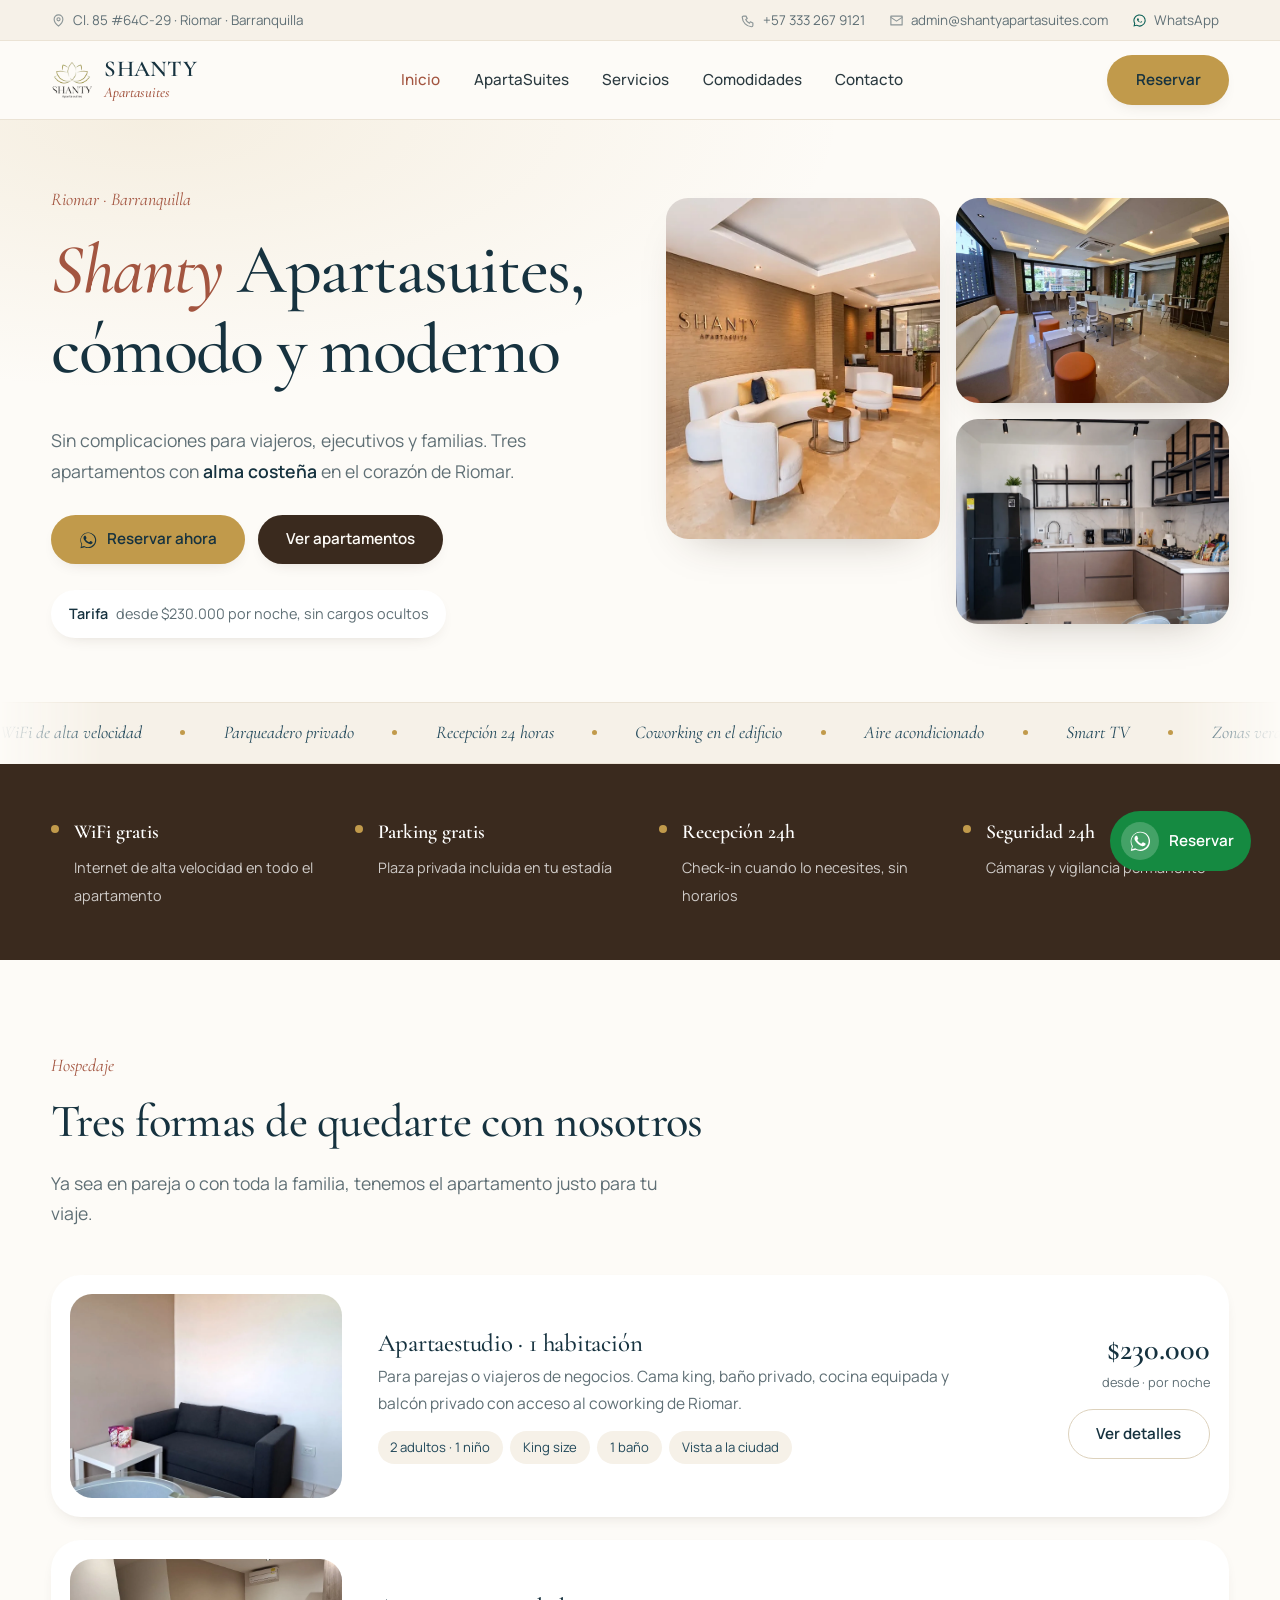
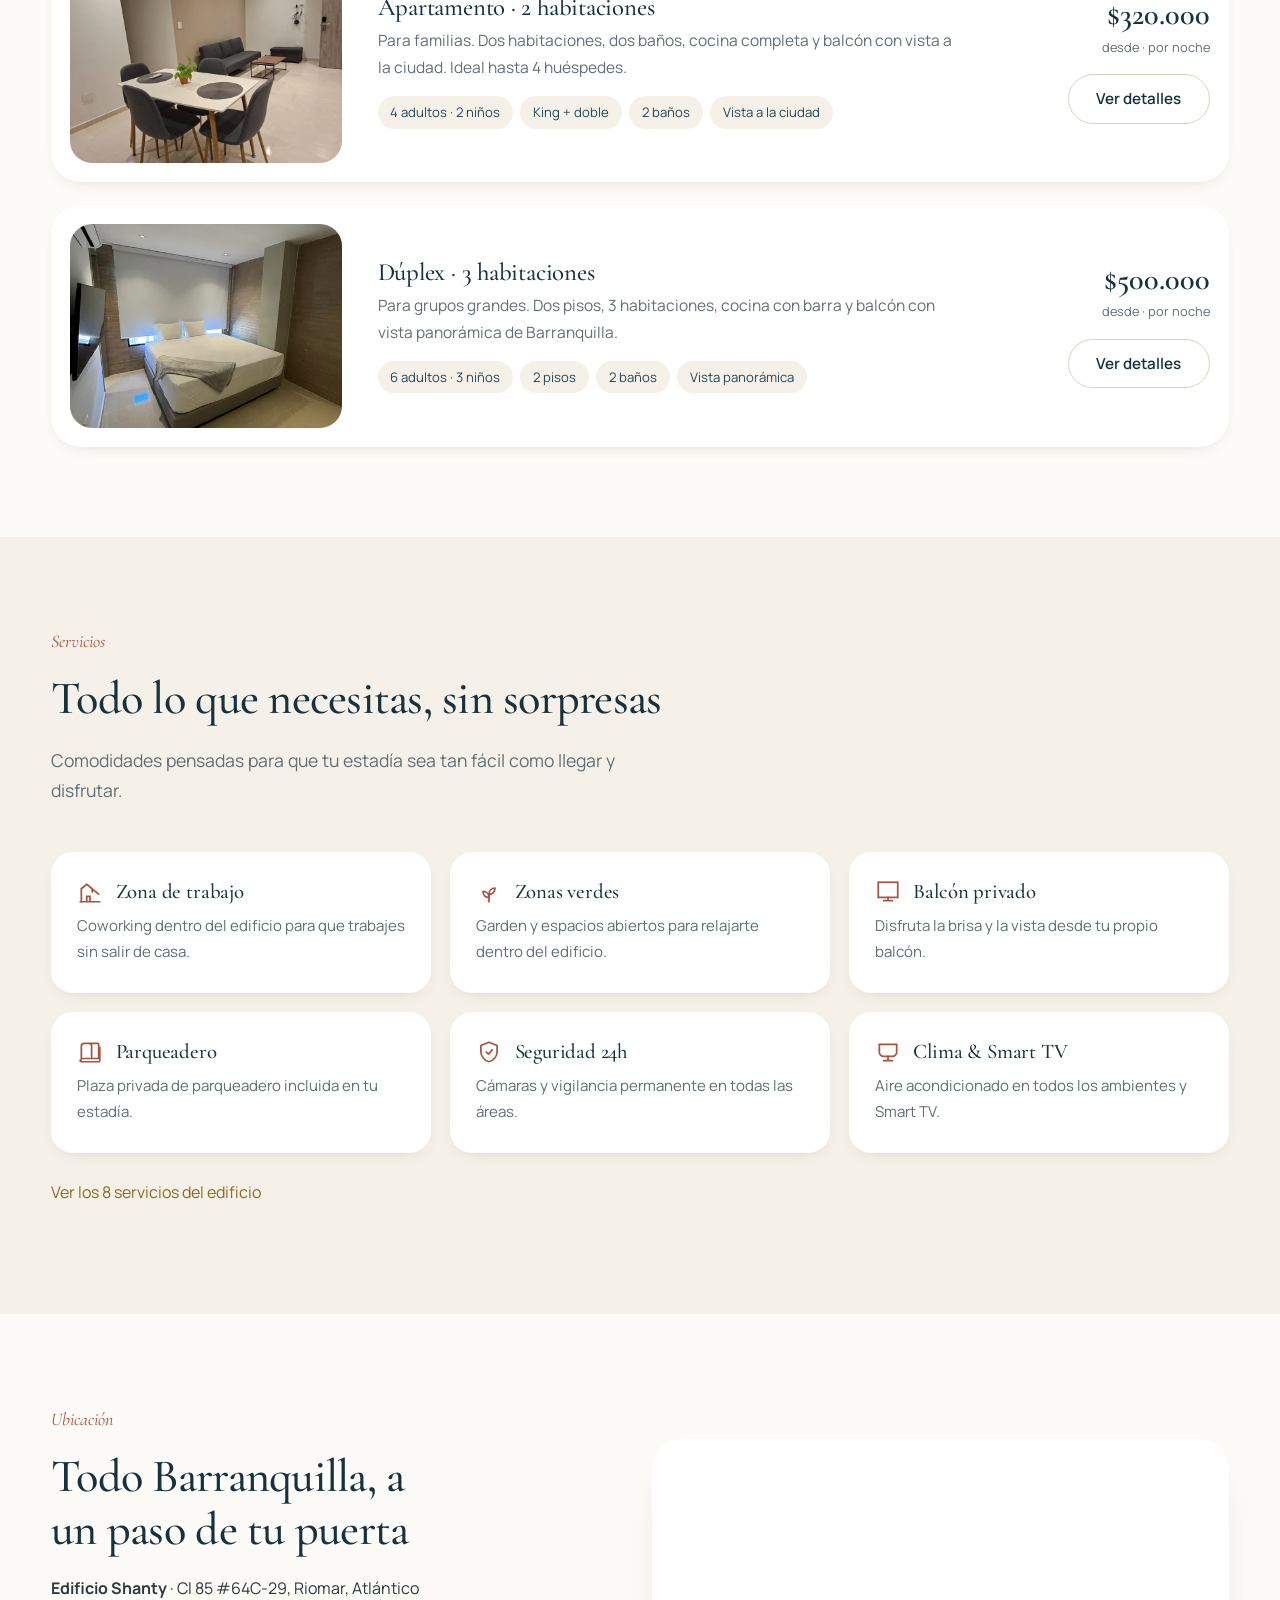
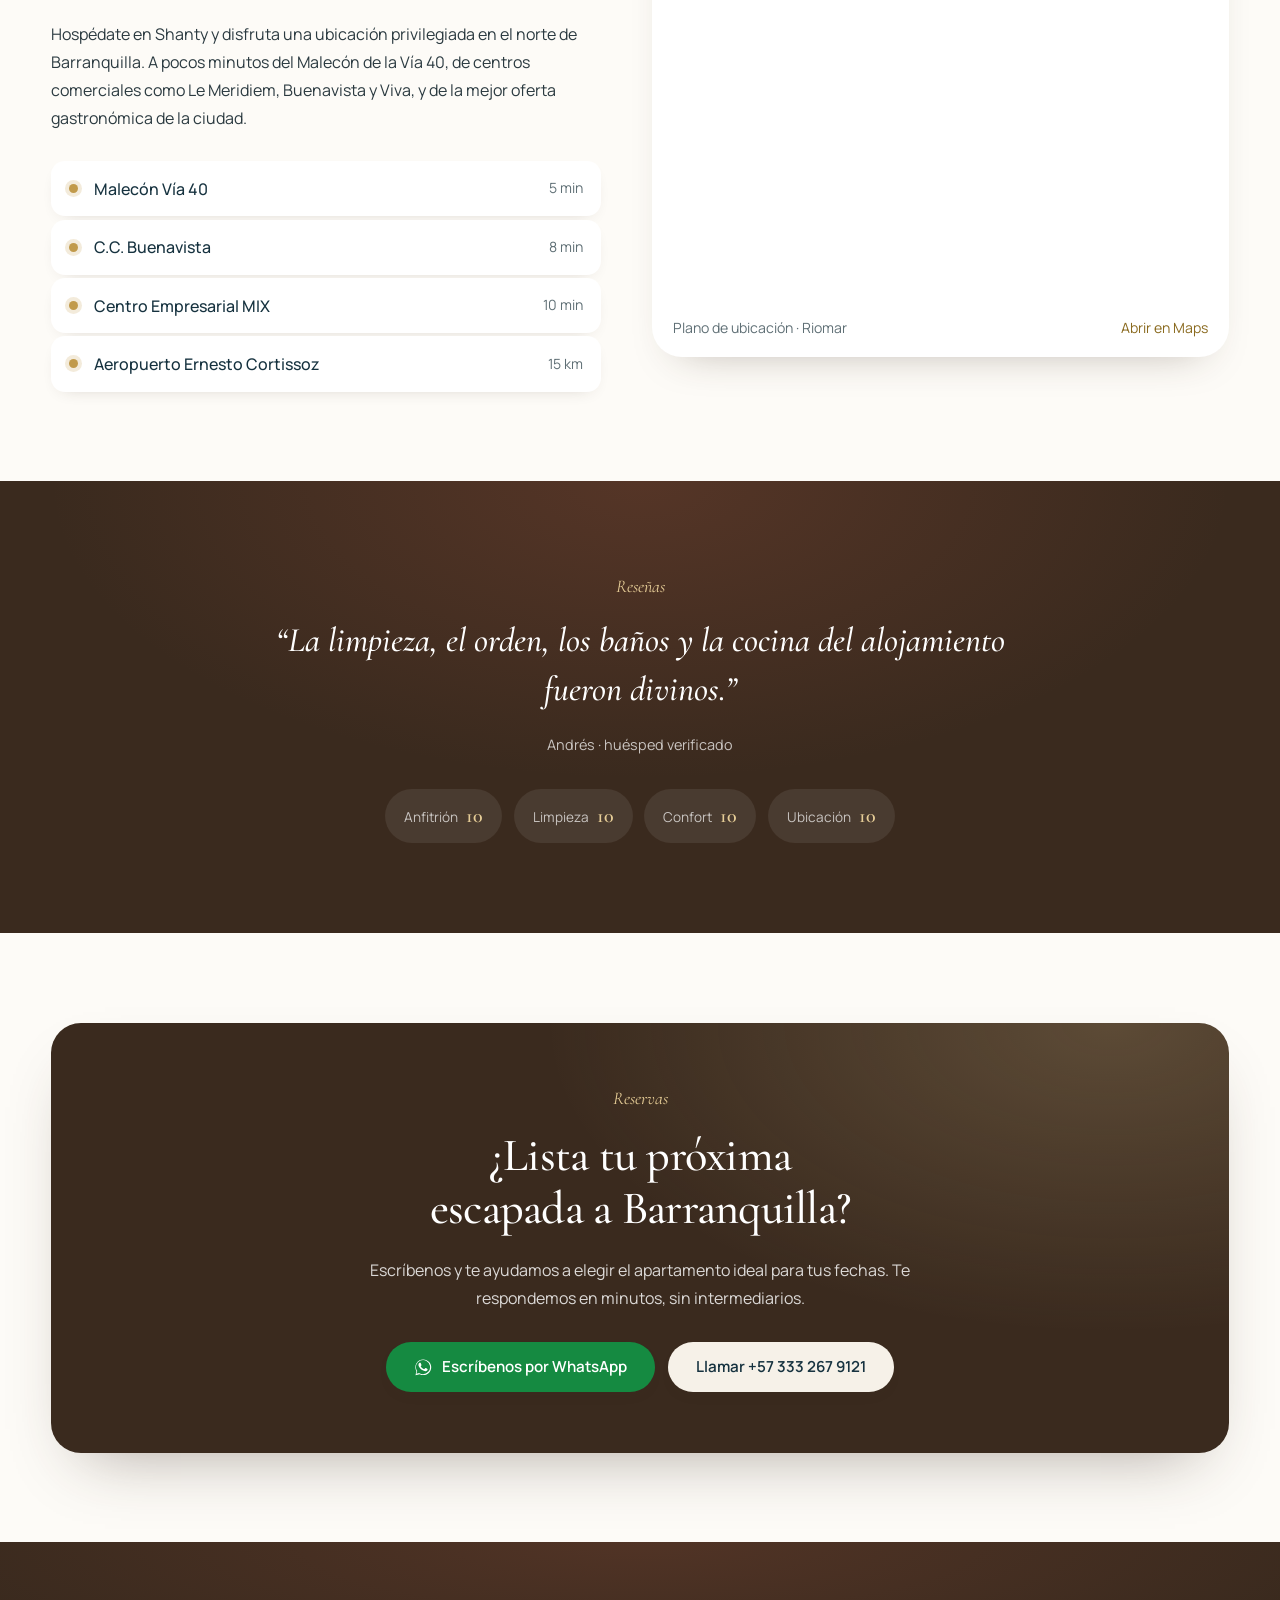
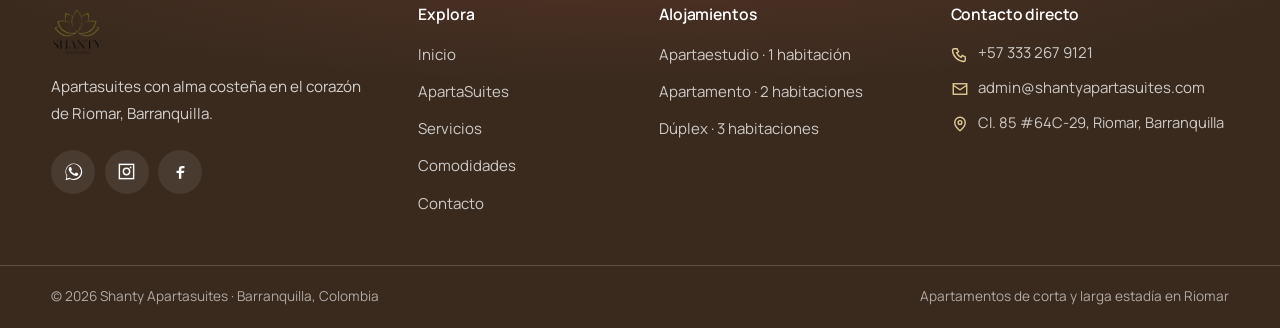
<file: index.html>
<!DOCTYPE html>
<html lang="es">
<head>
  <meta charset="UTF-8">
  <meta name="viewport" content="width=device-width, initial-scale=1.0">
  <title>Shanty Apartasuites | Apartamentos en Riomar, Barranquilla</title>
  <meta name="description" content="Apartamentos en Riomar, Barranquilla: apartaestudios y apartamentos de 2 y 3 habitaciones con WiFi, parqueadero y seguridad 24h. Reserva por WhatsApp.">
  <link rel="canonical" href="https://shantyapartasuites.com/">

  <meta property="og:type" content="website">
  <meta property="og:title" content="Shanty Apartasuites | Apartamentos en Riomar, Barranquilla">
  <meta property="og:description" content="Apartamentos en Riomar, Barranquilla: apartaestudios y apartamentos de 2 y 3 habitaciones con WiFi, parqueadero y seguridad 24h. Reserva por WhatsApp.">
  <meta property="og:url" content="https://shantyapartasuites.com/">
  <meta property="og:site_name" content="Shanty Apartasuites">

  <meta property="og:locale" content="es_CO">
  <meta property="og:image" content="https://shantyapartasuites.com/img/og-image.jpg">
  <meta property="og:image:width" content="1200">
  <meta property="og:image:height" content="630">
  <meta property="og:image:alt" content="Shanty Apartasuites - Apartamentos en Riomar, Barranquilla">
  <meta name="twitter:card" content="summary_large_image">
  <meta name="twitter:image" content="https://shantyapartasuites.com/img/og-image.jpg">
  <meta name="twitter:image:alt" content="Shanty Apartasuites - Apartamentos en Riomar, Barranquilla">
  <meta name="theme-color" content="#0a1f2b">
  <link rel="icon" href="img/logo.webp" type="image/webp">
  <link rel="apple-touch-icon" href="img/logo.webp">
  <link rel="preload" as="image" href="img/hero/hero-1.webp">
  <link rel="preload" as="image" href="img/hero/hero-2.webp">
  <link rel="preload" as="image" href="img/hero/hero-4.webp">
  <link rel="preconnect" href="https://fonts.googleapis.com">
  <link rel="preconnect" href="https://fonts.gstatic.com" crossorigin>
  <link href="https://fonts.googleapis.com/css2?family=Cormorant+Garamond:ital,wght@0,500;0,600;0,700;1,500;1,600&family=Manrope:wght@400;500;600;700&display=swap" rel="stylesheet">
  <link rel="stylesheet" href="css/styles.css">
  <noscript><style>.reveal{opacity:1;transform:none}</style></noscript>

  <script type="application/ld+json">
  {
    "@context": "https://schema.org",
    "@type": "LodgingBusiness",
    "@id": "https://shantyapartasuites.com/#lodging",
    "name": "Shanty Apartasuites",
    "slogan": "Cómodo, práctico y moderno",
    "description": "Apartamentos modernos con alma costeña en el corazón de Riomar, Barranquilla. Apartaestudios, apartamentos de 2 habitaciones y dúplex de 3 habitaciones con WiFi, parqueadero y seguridad 24h.",
    "url": "https://shantyapartasuites.com/",
    "logo": "https://shantyapartasuites.com/img/logo.webp",
    "image": "https://shantyapartasuites.com/img/og-image.jpg",
    "telephone": "+573332679121",
    "email": "admin@shantyapartasuites.com",
    "currenciesAccepted": "COP",
    "priceRange": "COP 230.000 - COP 500.000",
    "address": {
      "@type": "PostalAddress",
      "streetAddress": "Cl. 85 #64c-29, Riomar",
      "addressLocality": "Barranquilla",
      "addressRegion": "Atlántico",
      "addressCountry": "CO"
    },
    "geo": {
      "@type": "GeoCoordinates",
      "latitude": 11.0179,
      "longitude": -74.8408
    },
    "hasMap": "https://www.google.com/maps/search/?api=1&query=11.0179,-74.8408",
    "numberOfRooms": 3,
    "checkinTime": "15:00",
    "checkoutTime": "13:00",
    "openingHoursSpecification": {
      "@type": "OpeningHoursSpecification",
      "dayOfWeek": ["Monday","Tuesday","Wednesday","Thursday","Friday","Saturday","Sunday"],
      "opens": "00:00",
      "closes": "23:59"
    },
    "amenityFeature": [
      { "@type": "LocationFeatureSpecification", "name": "WiFi gratis", "value": true },
      { "@type": "LocationFeatureSpecification", "name": "Parqueadero gratis", "value": true },
      { "@type": "LocationFeatureSpecification", "name": "Recepción 24h", "value": true },
      { "@type": "LocationFeatureSpecification", "name": "Seguridad 24h", "value": true },
      { "@type": "LocationFeatureSpecification", "name": "Aire acondicionado", "value": true },
      { "@type": "LocationFeatureSpecification", "name": "Coworking", "value": true }
    ],
    "potentialAction": {
      "@type": "ReserveAction",
      "target": {
        "@type": "EntryPoint",
        "urlTemplate": "https://wa.me/573332679121",
        "inLanguage": "es-CO"
      },
      "result": { "@type": "ContactPoint", "telephone": "+573332679121" }
    },
    "sameAs": [
      "https://www.instagram.com/shanty_apartasuites/",
      "https://www.facebook.com/watch/?v=1342128797878140"
    ]
  }
  </script>
</head>
<body>
  <a class="skip-link" href="#main">Ir al contenido</a>

  <div class="topbar">
    <div class="container topbar-inner">
      <p class="topbar-note">
        <svg aria-hidden="true" viewBox="0 0 24 24" fill="none" stroke="currentColor" stroke-width="1.8" stroke-linecap="round" stroke-linejoin="round"><path d="M12 21s-7-5.5-7-11a7 7 0 0 1 14 0c0 5.5-7 11-7 11z"/><circle cx="12" cy="10" r="2.5"/></svg>
        <span>Cl. 85 #64C-29 &middot; Riomar &middot; Barranquilla</span>
      </p>
      <ul class="topbar-links">
        <li>
          <a href="tel:+573332679121">
            <svg aria-hidden="true" viewBox="0 0 24 24" fill="none" stroke="currentColor" stroke-width="1.8" stroke-linecap="round" stroke-linejoin="round"><path d="M4 5h4l2 4-2.5 1.5a12 12 0 0 0 6 6L15 14l4 2v4a2 2 0 0 1-2 2A16 16 0 0 1 2 7a2 2 0 0 1 2-2z"/></svg>
            <span>+57 333 267 9121</span>
          </a>
        </li>
        <li class="is-mail">
          <a href="mailto:admin@shantyapartasuites.com">
            <svg aria-hidden="true" viewBox="0 0 24 24" fill="none" stroke="currentColor" stroke-width="1.8" stroke-linecap="round" stroke-linejoin="round"><rect x="3" y="5" width="18" height="14"/><path d="m3 7 9 6 9-6"/></svg>
            <span>admin@shantyapartasuites.com</span>
          </a>
        </li>
        <li class="is-wa">
          <a href="https://wa.me/573332679121" rel="noopener" target="_blank">
            <svg aria-hidden="true" viewBox="0 0 32 32" fill="currentColor"><path d="M16 3C8.8 3 3 8.8 3 16c0 2.3.6 4.4 1.6 6.3L3 29l6.9-1.6A13 13 0 1 0 16 3m0 23.8c-2 0-3.9-.5-5.5-1.5l-.4-.2-4.1 1 1.1-4-.2-.4A10.8 10.8 0 1 1 16 26.8m5.9-8.1c-.3-.2-1.9-.9-2.2-1-.3-.1-.5-.2-.7.2s-.8 1-.9 1.2c-.2.2-.3.2-.6.1-1.6-.8-2.6-1.4-3.6-3.1-.3-.5.3-.5.8-1.4.1-.2.1-.4 0-.6l-1-2.3c-.2-.6-.5-.5-.7-.5h-.6c-.2 0-.6.1-.9.4-1.2 1.3-1.1 3.1.1 4.7 1.2 1.6 2.9 2.7 4.5 3.4.6.2 1.1.3 1.5.4.7.2 1.2.2 1.7.1.5-.1 1.6-.7 1.8-1.3.2-.7.2-1.2.1-1.3-.1-.1-.3-.2-.6-.3"/></svg>
            <span>WhatsApp</span>
          </a>
        </li>
      </ul>
    </div>
  </div>

  <header class="site-header">
    <div class="container header-inner">
      <a class="brand" href="index.html" aria-label="Shanty Apartasuites — inicio">
        <img src="img/logo.webp" alt="" width="40" height="40">
        <span class="brand-text">SHANTY<small>Apartasuites</small></span>
      </a>
      <nav class="site-nav" id="menu-principal" aria-label="Principal">
        <ul>
          <li><a href="index.html" class="active" aria-current="page">Inicio</a></li>
          <li class="has-sub">
            <a href="apartasuites.html">ApartaSuites</a>
            <ul class="submenu">
              <li><a href="apartamento-1-habitacion.html">Apartaestudio · 1 habitación</a></li>
              <li><a href="apartamento-2-habitaciones.html">Apartamento · 2 habitaciones</a></li>
              <li><a href="duplex-3-habitaciones.html">Dúplex · 3 habitaciones</a></li>
            </ul>
          </li>
          <li><a href="servicios.html">Servicios</a></li>
          <li><a href="comodidades.html">Comodidades</a></li>
          <li><a href="contacto.html">Contacto</a></li>
        </ul>
      </nav>
      <a class="btn btn-gold nav-cta" href="https://wa.me/573332679121?text=Hola%2C%20quiero%20reservar%20en%20Shanty%20Apartasuites">Reservar</a>
      <button class="nav-toggle" aria-expanded="false" aria-controls="menu-principal" aria-label="Abrir menú">
        <svg width="24" height="24" viewBox="0 0 24 24" fill="none" stroke="currentColor" stroke-width="2" stroke-linecap="round"><path d="M4 7h16M4 12h16M4 17h16"/></svg>
      </button>
    </div>
  </header>

  <main id="main">
    <!-- PORTADA -->
    <section class="hero" id="hero">
      <div class="container hero-grid">

        <div class="hero-copy">
          <span class="eyebrow">Riomar · Barranquilla</span>
          <h1><em>Shanty</em> Apartasuites, cómodo y moderno</h1>
          <p class="tagline">Sin complicaciones para viajeros, ejecutivos y familias. Tres apartamentos con <strong>alma costeña</strong> en el corazón de Riomar.</p>
          <div class="hero-actions">
            <a class="btn btn-gold" href="https://wa.me/573332679121?text=Hola%2C%20quiero%20reservar%20en%20Shanty%20Apartasuites">
              <svg viewBox="0 0 24 24" fill="currentColor" aria-hidden="true"><path d="M17.47 14.38c-.3-.15-1.76-.87-2.03-.97-.27-.1-.47-.15-.67.15-.2.3-.77.97-.94 1.17-.17.2-.35.22-.65.07-.3-.15-1.26-.46-2.4-1.48-.89-.79-1.49-1.77-1.66-2.07-.17-.3-.02-.46.13-.61.13-.13.3-.35.45-.52.15-.17.2-.3.3-.5.1-.2.05-.37-.02-.52-.08-.15-.67-1.62-.92-2.22-.24-.58-.49-.5-.67-.51h-.57c-.2 0-.52.07-.8.37-.27.3-1.04 1.02-1.04 2.49s1.07 2.89 1.22 3.09c.15.2 2.1 3.21 5.1 4.5.71.3 1.27.49 1.7.63.72.23 1.37.2 1.88.12.58-.09 1.76-.72 2.01-1.41.25-.7.25-1.29.17-1.41-.07-.13-.27-.2-.57-.35zM12.04 21.5h-.01a9.42 9.42 0 0 1-4.8-1.31l-.34-.2-3.57.93.95-3.48-.23-.36a9.41 9.41 0 1 1 8 4.42zM12.04 2a10.41 10.41 0 0 0-8.9 15.6L2 23l5.56-1.46A10.41 10.41 0 1 0 12.04 2z"/></svg>
              Reservar ahora
            </a>
            <a class="btn btn-deep" href="apartasuites.html">Ver apartamentos</a>
          </div>
          <p class="hero-note"><b>Tarifa</b> desde $230.000 por noche, sin cargos ocultos</p>
        </div>

        <div class="hero-collage">
          <figure class="fig-a">
            <img src="img/hero/hero-1.webp" alt="Sala de uno de los apartamentos Shanty Apartasuites" width="800" height="1120" fetchpriority="high">
          </figure>
          <figure class="fig-b">
            <img src="img/hero/hero-2.webp" alt="Balcón con vista a la ciudad desde Riomar" width="600" height="450" loading="lazy">
          </figure>
          <figure class="fig-c">
            <img src="img/hero/hero-4.webp" alt="Habitación King size de Shanty Apartasuites" width="600" height="450" loading="lazy">
          </figure>
        </div>

      </div>

      <div class="marquee" aria-hidden="true">
        <div class="marquee-track">
          <span class="marquee-item">WiFi de alta velocidad</span>
          <span class="marquee-item">Parqueadero privado</span>
          <span class="marquee-item">Recepción 24 horas</span>
          <span class="marquee-item">Coworking en el edificio</span>
          <span class="marquee-item">Aire acondicionado</span>
          <span class="marquee-item">Smart TV</span>
          <span class="marquee-item">Zonas verdes</span>
          <span class="marquee-item">Check-in sin restricciones</span>
          <span class="marquee-item">WiFi de alta velocidad</span>
          <span class="marquee-item">Parqueadero privado</span>
          <span class="marquee-item">Recepción 24 horas</span>
          <span class="marquee-item">Coworking en el edificio</span>
          <span class="marquee-item">Aire acondicionado</span>
          <span class="marquee-item">Smart TV</span>
          <span class="marquee-item">Zonas verdes</span>
          <span class="marquee-item">Check-in sin restricciones</span>
        </div>
      </div>
    </section>

    <!-- DATOS -->
    <section class="facts-band" aria-label="Beneficios incluidos">
      <div class="container">
        <div class="facts">
          <div class="fact">
            <div><b>WiFi gratis</b><span>Internet de alta velocidad en todo el apartamento</span></div>
          </div>
          <div class="fact">
            <div><b>Parking gratis</b><span>Plaza privada incluida en tu estadía</span></div>
          </div>
          <div class="fact">
            <div><b>Recepción 24h</b><span>Check-in cuando lo necesites, sin horarios</span></div>
          </div>
          <div class="fact">
            <div><b>Seguridad 24h</b><span>Cámaras y vigilancia permanente</span></div>
          </div>
        </div>
      </div>
    </section>

    <!-- ALOJAMIENTOS -->
    <section class="section" id="hospedaje">
      <div class="container">
        <div class="section-head reveal">
          <span class="eyebrow">Hospedaje</span>
          <h2>Tres formas de quedarte con nosotros</h2>
          <p class="lead">Ya sea en pareja o con toda la familia, tenemos el apartamento justo para tu viaje.</p>
        </div>

        <div class="suite-list">

          <article class="suite-row reveal">
            <figure class="suite-fig">
              <img src="img/apart-1/sala-sofa.webp" alt="Sala del Apartaestudio de Shanty Apartasuites" width="800" height="600" loading="lazy">
            </figure>
            <div class="suite-main">
              <h3>Apartaestudio · 1 habitación</h3>
              <p class="desc">Para parejas o viajeros de negocios. Cama king, baño privado, cocina equipada y balcón privado con acceso al coworking de Riomar.</p>
              <ul class="tag-list">
                <li>2 adultos · 1 niño</li>
                <li>King size</li>
                <li>1 baño</li>
                <li>Vista a la ciudad</li>
              </ul>
            </div>
            <div class="suite-buy">
              <div class="price"><b>$230.000</b><span>desde · por noche</span></div>
              <a class="btn btn-outline" href="apartamento-1-habitacion.html">Ver detalles</a>
            </div>
          </article>

          <article class="suite-row reveal">
            <figure class="suite-fig">
              <img src="img/apart-2/portada.webp" alt="Sala del Apartamento de 2 habitaciones en Shanty Apartasuites" width="800" height="600" loading="lazy">
            </figure>
            <div class="suite-main">
              <h3>Apartamento · 2 habitaciones</h3>
              <p class="desc">Para familias. Dos habitaciones, dos baños, cocina completa y balcón con vista a la ciudad. Ideal hasta 4 huéspedes.</p>
              <ul class="tag-list">
                <li>4 adultos · 2 niños</li>
                <li>King + doble</li>
                <li>2 baños</li>
                <li>Vista a la ciudad</li>
              </ul>
            </div>
            <div class="suite-buy">
              <div class="price"><b>$320.000</b><span>desde · por noche</span></div>
              <a class="btn btn-outline" href="apartamento-2-habitaciones.html">Ver detalles</a>
            </div>
          </article>

          <article class="suite-row reveal">
            <figure class="suite-fig">
              <img src="img/duplex/image1-2.webp" alt="Dúplex de 3 habitaciones con vista panorámica en Shanty Apartasuites" width="800" height="600" loading="lazy">
            </figure>
            <div class="suite-main">
              <h3>Dúplex · 3 habitaciones</h3>
              <p class="desc">Para grupos grandes. Dos pisos, 3 habitaciones, cocina con barra y balcón con vista panorámica de Barranquilla.</p>
              <ul class="tag-list">
                <li>6 adultos · 3 niños</li>
                <li>2 pisos</li>
                <li>2 baños</li>
                <li>Vista panorámica</li>
              </ul>
            </div>
            <div class="suite-buy">
              <div class="price"><b>$500.000</b><span>desde · por noche</span></div>
              <a class="btn btn-outline" href="duplex-3-habitaciones.html">Ver detalles</a>
            </div>
          </article>

        </div>
      </div>
    </section>

    <!-- SERVICIOS -->
    <section class="section page-tint" id="servicios">
      <div class="container">
        <div class="section-head reveal">
          <span class="eyebrow">Servicios</span>
          <h2>Todo lo que necesitas, sin sorpresas</h2>
          <p class="lead">Comodidades pensadas para que tu estadía sea tan fácil como llegar y disfrutar.</p>
        </div>

        <ol class="spec-list">
          <li class="spec reveal">
            <div class="spec-head">
              <svg viewBox="0 0 24 24" fill="none" stroke="currentColor" stroke-width="1.6" stroke-linecap="round" aria-hidden="true"><path d="M4 21V9l5-4 5 4M14 12V9l6 5"/><path d="M3 21h18M9 21v-5h3v5"/></svg>
              <h3>Zona de trabajo</h3>
            </div>
            <p>Coworking dentro del edificio para que trabajes sin salir de casa.</p>
          </li>
          <li class="spec reveal">
            <div class="spec-head">
              <svg viewBox="0 0 24 24" fill="none" stroke="currentColor" stroke-width="1.6" stroke-linecap="round" stroke-linejoin="round" aria-hidden="true"><path d="M12 21v-7"/><path d="M12 14c0-3.3 2.2-5.5 5.5-5.5 0 3.3-2.2 5.5-5.5 5.5z"/><path d="M12 17c0-3.3-2.2-5.5-5.5-5.5 0 3.3 2.2 5.5 5.5 5.5z"/></svg>
              <h3>Zonas verdes</h3>
            </div>
            <p>Garden y espacios abiertos para relajarte dentro del edificio.</p>
          </li>
          <li class="spec reveal">
            <div class="spec-head">
              <svg viewBox="0 0 24 24" fill="none" stroke="currentColor" stroke-width="1.6" stroke-linecap="round" aria-hidden="true"><rect x="3" y="3" width="18" height="14"/><path d="M8 20h8M12 17v3"/></svg>
              <h3>Balcón privado</h3>
            </div>
            <p>Disfruta la brisa y la vista desde tu propio balcón.</p>
          </li>
          <li class="spec reveal">
            <div class="spec-head">
              <svg viewBox="0 0 24 24" fill="none" stroke="currentColor" stroke-width="1.6" stroke-linecap="round" stroke-linejoin="round" aria-hidden="true"><path d="M4 17V6.5A2.5 2.5 0 0 1 6.5 4H11a2.5 2.5 0 0 1 2.5 2.5V17M6.5 4H19a1 1 0 0 1 1 1v12a1 1 0 0 1-1 1H5.5A2.5 2.5 0 0 0 3 20.5V20a1 1 0 0 1 1 1h16a1 1 0 0 0 1-1V8"/></svg>
              <h3>Parqueadero</h3>
            </div>
            <p>Plaza privada de parqueadero incluida en tu estadía.</p>
          </li>
          <li class="spec reveal">
            <div class="spec-head">
              <svg viewBox="0 0 24 24" fill="none" stroke="currentColor" stroke-width="1.6" stroke-linecap="round" stroke-linejoin="round" aria-hidden="true"><path d="M12 3 4.5 6v5.5c0 4.6 3.2 8.4 7.5 9.5 4.3-1.1 7.5-4.9 7.5-9.5V6L12 3z"/><path d="m9.5 12 2 2 3.5-4"/></svg>
              <h3>Seguridad 24h</h3>
            </div>
            <p>Cámaras y vigilancia permanente en todas las áreas.</p>
          </li>
          <li class="spec reveal">
            <div class="spec-head">
              <svg viewBox="0 0 24 24" fill="none" stroke="currentColor" stroke-width="1.6" stroke-linecap="round" aria-hidden="true"><path d="M4 5h16v7a4 4 0 0 1-4 4H8a4 4 0 0 1-4-4V5z"/><path d="M8 20h8M12 16v4"/></svg>
              <h3>Clima &amp; Smart TV</h3>
            </div>
            <p>Aire acondicionado en todos los ambientes y Smart TV.</p>
          </li>
        </ol>

        <p class="reveal" style="margin-top:1.6rem"><a href="servicios.html">Ver los 8 servicios del edificio</a></p>
      </div>
    </section>

    <!-- UBICACIÓN -->
    <section class="section" id="ubicacion">
      <div class="container">
        <div class="loc-grid">
          <div class="reveal">
            <span class="eyebrow">Ubicación</span>
            <h2>Todo Barranquilla, a un paso de tu puerta</h2>
            <p class="lead"><strong>Edificio Shanty</strong> · Cl 85 #64C-29, Riomar, Atlántico</p>
            <p>Hospédate en Shanty y disfruta una ubicación privilegiada en el norte de Barranquilla. A pocos minutos del Malecón de la Vía 40, de centros comerciales como Le Meridiem, Buenavista y Viva, y de la mejor oferta gastronómica de la ciudad.</p>

            <ol class="route">
              <li class="route-stop">
                <span class="route-dot" aria-hidden="true"></span>
                <span class="route-name">Malecón Vía 40</span>
                <span class="route-val">5 min</span>
              </li>
              <li class="route-stop">
                <span class="route-dot" aria-hidden="true"></span>
                <span class="route-name">C.C. Buenavista</span>
                <span class="route-val">8 min</span>
              </li>
              <li class="route-stop">
                <span class="route-dot" aria-hidden="true"></span>
                <span class="route-name">Centro Empresarial MIX</span>
                <span class="route-val">10 min</span>
              </li>
              <li class="route-stop">
                <span class="route-dot" aria-hidden="true"></span>
                <span class="route-name">Aeropuerto Ernesto Cortissoz</span>
                <span class="route-val">15 km</span>
              </li>
            </ol>
          </div>

          <figure class="map-frame reveal">
            <iframe title="Mapa de Shanty Apartasuites" src="https://www.google.com/maps?q=Cl.+85+%2364c-29,+Riomar,+Barranquilla,+Atl%C3%A1ntico&output=embed" loading="lazy" referrerpolicy="no-referrer-when-downgrade"></iframe>
            <figcaption class="map-cap">
              <span>Plano de ubicación · Riomar</span>
              <a href="https://www.google.com/maps/search/?api=1&amp;query=11.0179,-74.8408" rel="noopener" target="_blank">Abrir en Maps</a>
            </figcaption>
          </figure>
        </div>
      </div>
    </section>

    <!-- TESTIMONIO -->
    <section class="section testimonial on-dark" id="resenas">
      <div class="container">
        <span class="eyebrow">Reseñas</span>
        <figure class="quote reveal">
          <blockquote>“La limpieza, el orden, los baños y la cocina del alojamiento fueron divinos.”</blockquote>
          <figcaption class="quote-by">Andrés · huésped verificado</figcaption>
        </figure>
        <dl class="ratings reveal">
          <div><dt>Anfitrión</dt><dd>10</dd></div>
          <div><dt>Limpieza</dt><dd>10</dd></div>
          <div><dt>Confort</dt><dd>10</dd></div>
          <div><dt>Ubicación</dt><dd>10</dd></div>
        </dl>
      </div>
    </section>

    <!-- CTA -->
    <section class="section cta-band" id="reservar">
      <div class="container">
        <span class="eyebrow">Reservas</span>
        <h2>¿Lista tu próxima escapada a Barranquilla?</h2>
        <p>Escríbenos y te ayudamos a elegir el apartamento ideal para tus fechas. Te respondemos en minutos, sin intermediarios.</p>
        <div class="cta-actions">
          <a class="btn whatsapp-btn" href="https://wa.me/573332679121?text=Hola%2C%20quiero%20reservar%20en%20Shanty%20Apartasuites">
            <svg viewBox="0 0 24 24" fill="currentColor" aria-hidden="true"><path d="M17.47 14.38c-.3-.15-1.76-.87-2.03-.97-.27-.1-.47-.15-.67.15-.2.3-.77.97-.94 1.17-.17.2-.35.22-.65.07-.3-.15-1.26-.46-2.4-1.48-.89-.79-1.49-1.77-1.66-2.07-.17-.3-.02-.46.13-.61.13-.13.3-.35.45-.52.15-.17.2-.3.3-.5.1-.2.05-.37-.02-.52-.08-.15-.67-1.62-.92-2.22-.24-.58-.49-.5-.67-.51h-.57c-.2 0-.52.07-.8.37-.27.3-1.04 1.02-1.04 2.49s1.07 2.89 1.22 3.09c.15.2 2.1 3.21 5.1 4.5.71.3 1.27.49 1.7.63.72.23 1.37.2 1.88.12.58-.09 1.76-.72 2.01-1.41.25-.7.25-1.29.17-1.41-.07-.13-.27-.2-.57-.35zM12.04 21.5h-.01a9.42 9.42 0 0 1-4.8-1.31l-.34-.2-3.57.93.95-3.48-.23-.36a9.41 9.41 0 1 1 8 4.42zM12.04 2a10.41 10.41 0 0 0-8.9 15.6L2 23l5.56-1.46A10.41 10.41 0 1 0 12.04 2z"/></svg>
            Escríbenos por WhatsApp
          </a>
          <a class="btn btn-cream" href="tel:+573332679121">Llamar +57 333 267 9121</a>
        </div>
      </div>
    </section>
  </main>

  <!-- LIGHTBOX -->
  <div class="lightbox" role="dialog" aria-modal="true" aria-label="Visor de imágenes">
    <button class="lb-btn lb-close" aria-label="Cerrar">&times;</button>
    <button class="lb-btn lb-prev" aria-label="Anterior">&#8249;</button>
    <button class="lb-btn lb-next" aria-label="Siguiente">&#8250;</button>
    <span class="lb-count"></span>
  </div>

  <footer class="site-footer">
    <div class="container">
      <div class="footer-grid">
        <div class="footer-brand">
          <img src="img/logo.webp" alt="Shanty Apartasuites" width="48" height="48">
          <p>Apartasuites con alma costeña en el corazón de Riomar, Barranquilla.</p>
          <div class="social-row">
            <a href="https://wa.me/573332679121" aria-label="WhatsApp"><svg viewBox="0 0 24 24" fill="currentColor"><path d="M17.47 14.38c-.3-.15-1.76-.87-2.03-.97-.27-.1-.47-.15-.67.15-.2.3-.77.97-.94 1.17-.17.2-.35.22-.65.07-.3-.15-1.26-.46-2.4-1.48-.89-.79-1.49-1.77-1.66-2.07-.17-.3-.02-.46.13-.61.13-.13.3-.35.45-.52.15-.17.2-.3.3-.5.1-.2.05-.37-.02-.52-.08-.15-.67-1.62-.92-2.22-.24-.58-.49-.5-.67-.51h-.57c-.2 0-.52.07-.8.37-.27.3-1.04 1.02-1.04 2.49s1.07 2.89 1.22 3.09c.15.2 2.1 3.21 5.1 4.5.71.3 1.27.49 1.7.63.72.23 1.37.2 1.88.12.58-.09 1.76-.72 2.01-1.41.25-.7.25-1.29.17-1.41-.07-.13-.27-.2-.57-.35zM12.04 21.5h-.01a9.42 9.42 0 0 1-4.8-1.31l-.34-.2-3.57.93.95-3.48-.23-.36a9.41 9.41 0 1 1 8 4.42zM12.04 2a10.41 10.41 0 0 0-8.9 15.6L2 23l5.56-1.46A10.41 10.41 0 1 0 12.04 2z"/></svg></a>
            <a href="https://www.instagram.com/shanty_apartasuites/" aria-label="Instagram" rel="noopener" target="_blank"><svg viewBox="0 0 24 24" fill="none" stroke="currentColor" stroke-width="1.8"><rect x="3" y="3" width="18" height="18"/><circle cx="12" cy="12" r="4"/><circle cx="17.2" cy="6.8" r="1.1" fill="currentColor" stroke="none"/></svg></a>
            <a href="https://www.facebook.com/watch/?v=1342128797878140" aria-label="Facebook" rel="noopener" target="_blank"><svg viewBox="0 0 24 24" fill="currentColor"><path d="M14 8h3V5h-3a4 4 0 0 0-4 4v2H7v3h3v7h3v-7h3l1-3h-4V9a1 1 0 0 1 1-1z"/></svg></a>
          </div>
        </div>
        <nav aria-label="Explora">
          <h3>Explora</h3>
          <ul class="footer-links">
            <li><a href="index.html">Inicio</a></li>
            <li><a href="apartasuites.html">ApartaSuites</a></li>
            <li><a href="servicios.html">Servicios</a></li>
            <li><a href="comodidades.html">Comodidades</a></li>
            <li><a href="contacto.html">Contacto</a></li>
          </ul>
        </nav>
        <nav aria-label="Alojamientos">
          <h3>Alojamientos</h3>
          <ul class="footer-links">
            <li><a href="apartamento-1-habitacion.html">Apartaestudio · 1 habitación</a></li>
            <li><a href="apartamento-2-habitaciones.html">Apartamento · 2 habitaciones</a></li>
            <li><a href="duplex-3-habitaciones.html">Dúplex · 3 habitaciones</a></li>
          </ul>
        </nav>
        <div>
          <h3>Contacto directo</h3>
          <ul class="footer-links footer-contact">
            <li><svg viewBox="0 0 24 24" fill="none" stroke="currentColor" stroke-width="1.8" aria-hidden="true"><path d="M4 5h4l2 4-2.5 1.5a12 12 0 0 0 6 6L15 14l4 2v4a2 2 0 0 1-2 2A16 16 0 0 1 2 7a2 2 0 0 1 2-2z"/></svg><a href="tel:+573332679121">+57 333 267 9121</a></li>
            <li><svg viewBox="0 0 24 24" fill="none" stroke="currentColor" stroke-width="1.8" aria-hidden="true"><rect x="3" y="5" width="18" height="14"/><path d="m3 7 9 6 9-6"/></svg><a href="mailto:admin@shantyapartasuites.com">admin@shantyapartasuites.com</a></li>
            <li><svg viewBox="0 0 24 24" fill="none" stroke="currentColor" stroke-width="1.8" aria-hidden="true"><path d="M12 21s-7-5.5-7-11a7 7 0 0 1 14 0c0 5.5-7 11-7 11z"/><circle cx="12" cy="10" r="2.5"/></svg><span>Cl. 85 #64C-29, Riomar, Barranquilla</span></li>
          </ul>
        </div>
      </div>
    </div>

    <div class="footer-bottom">
      <div class="container">
        <span>© <span id="year">2026</span> Shanty Apartasuites · Barranquilla, Colombia</span>
        <span>Apartamentos de corta y larga estadía en Riomar</span>
      </div>
    </div>
  </footer>

  <a class="wa-float" href="https://wa.me/573332679121?text=Hola%2C%20quiero%20reservar%20en%20Shanty%20Apartasuites" aria-label="Reservar por WhatsApp">
    <span class="wa-icon">
      <svg viewBox="0 0 24 24" fill="currentColor" aria-hidden="true"><path d="M17.47 14.38c-.3-.15-1.76-.87-2.03-.97-.27-.1-.47-.15-.67.15-.2.3-.77.97-.94 1.17-.17.2-.35.22-.65.07-.3-.15-1.26-.46-2.4-1.48-.89-.79-1.49-1.77-1.66-2.07-.17-.3-.02-.46.13-.61.13-.13.3-.35.45-.52.15-.17.2-.3.3-.5.1-.2.05-.37-.02-.52-.08-.15-.67-1.62-.92-2.22-.24-.58-.49-.5-.67-.51h-.57c-.2 0-.52.07-.8.37-.27.3-1.04 1.02-1.04 2.49s1.07 2.89 1.22 3.09c.15.2 2.1 3.21 5.1 4.5.71.3 1.27.49 1.7.63.72.23 1.37.2 1.88.12.58-.09 1.76-.72 2.01-1.41.25-.7.25-1.29.17-1.41-.07-.13-.27-.2-.57-.35zM12.04 21.5h-.01a9.42 9.42 0 0 1-4.8-1.31l-.34-.2-3.57.93.95-3.48-.23-.36a9.41 9.41 0 1 1 8 4.42zM12.04 2a10.41 10.41 0 0 0-8.9 15.6L2 23l5.56-1.46A10.41 10.41 0 1 0 12.04 2z"/></svg>
    </span>
    <span class="wa-label" aria-hidden="true">Reservar</span>
  </a>

  <script src="js/main.js"></script>
</body>
</html>
</file>
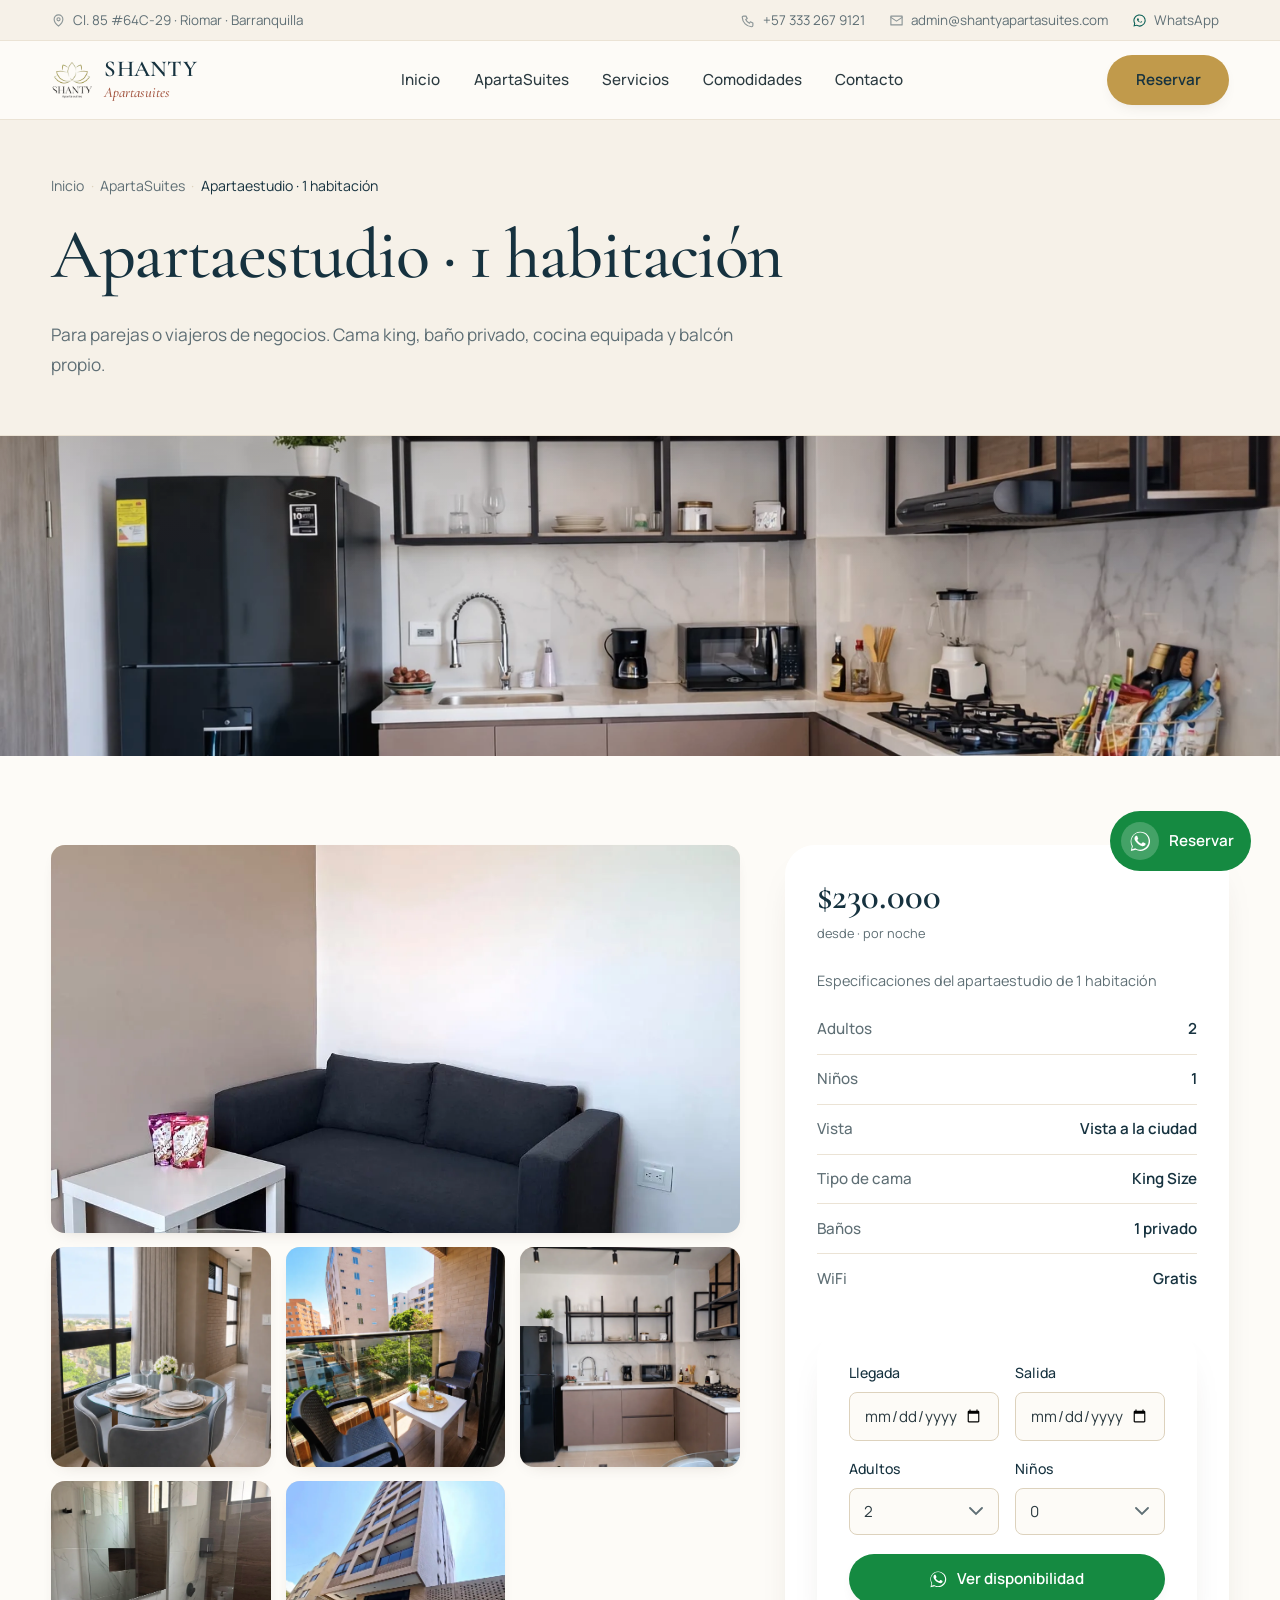
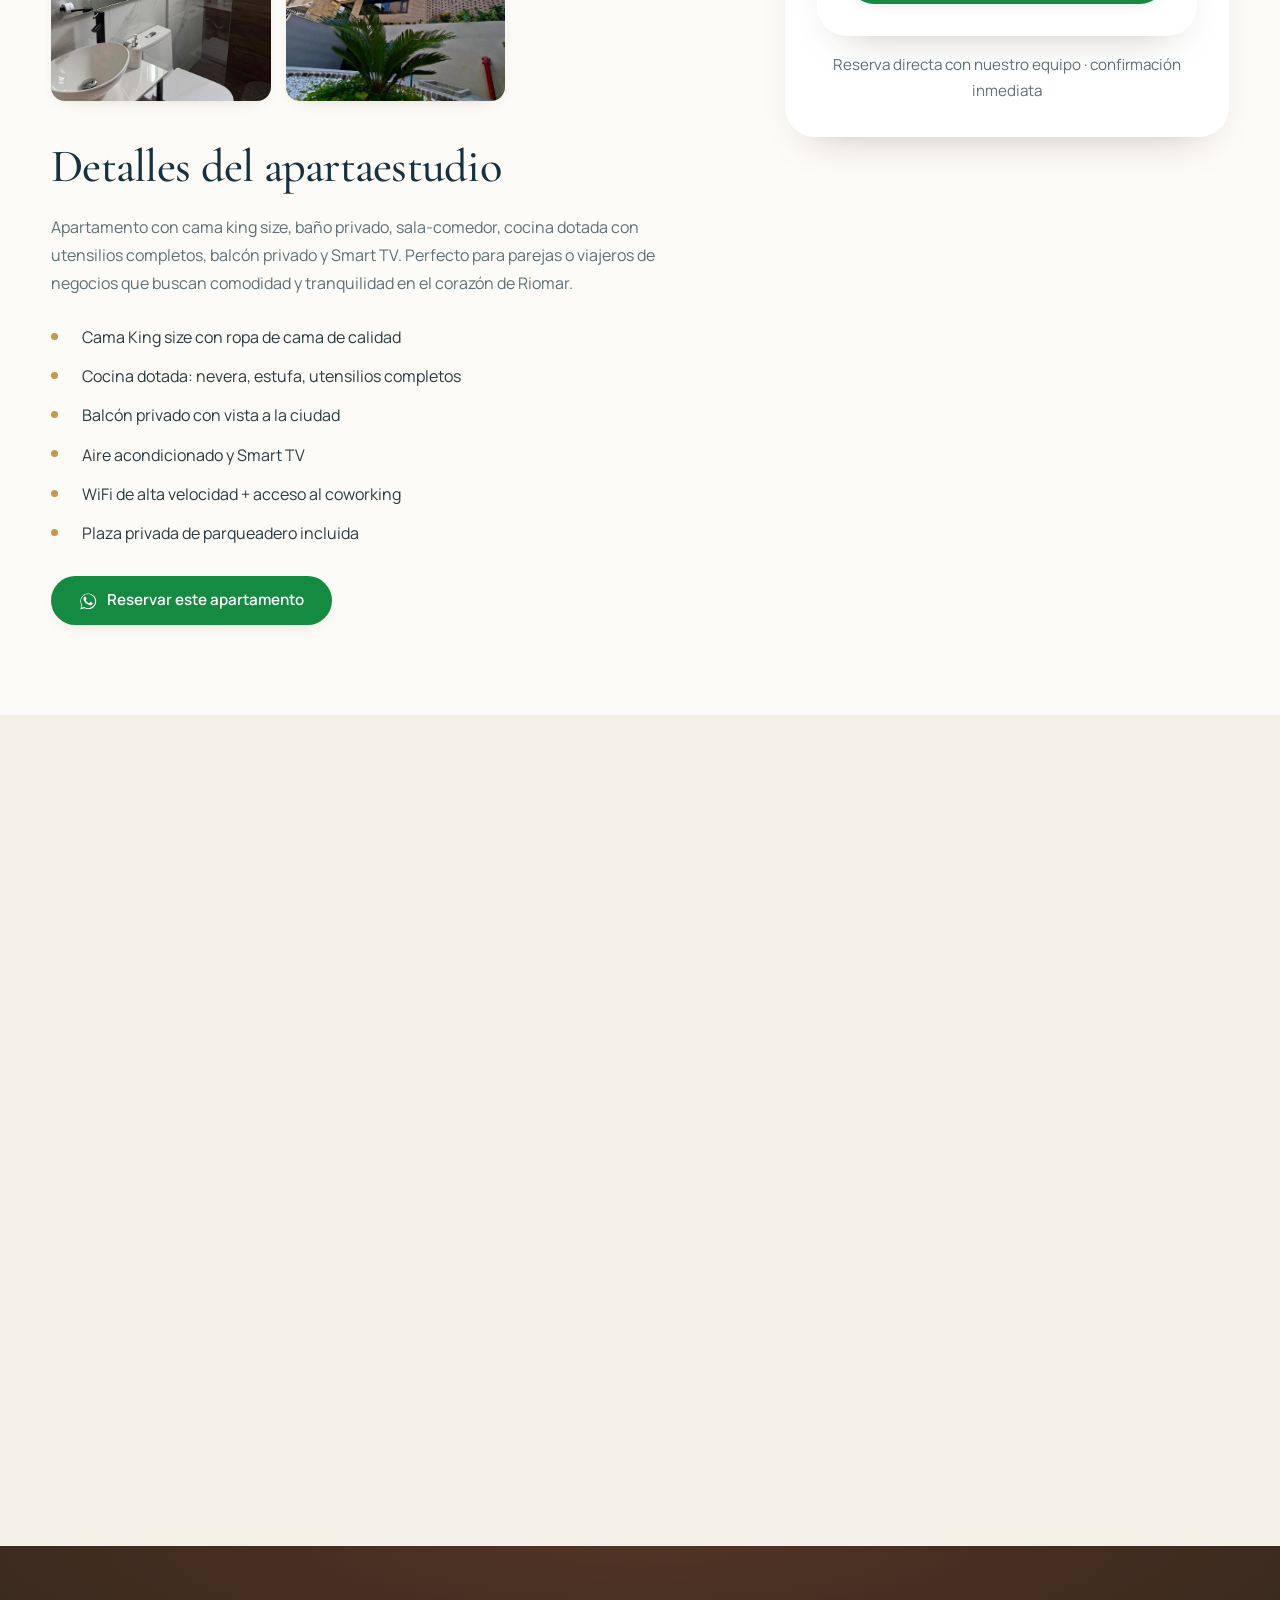
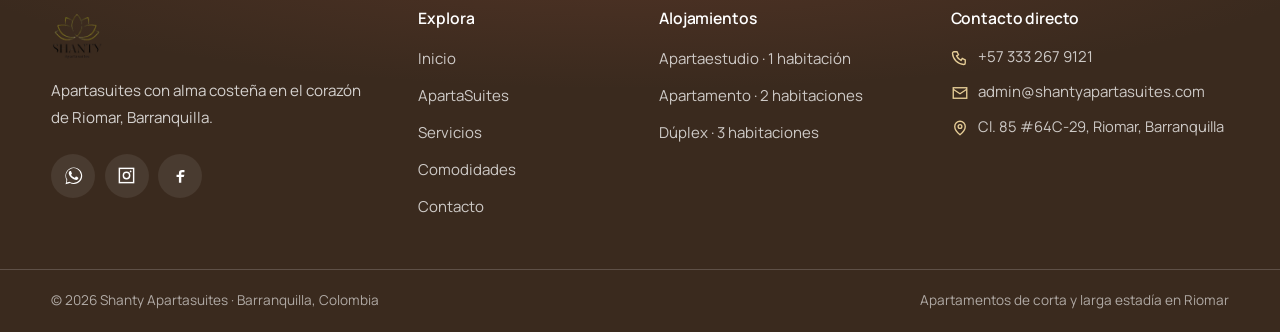
<file: apartamento-1-habitacion.html>
<!DOCTYPE html>
<html lang="es">
<head>
  <meta charset="UTF-8">
  <meta name="viewport" content="width=device-width, initial-scale=1.0">
  <title>Apartaestudio 1 habitación en Riomar | Shanty Apartasuites</title>
  <meta name="description" content="Apartaestudio con cama king, baño privado, cocina equipada, balcón y Smart TV en Riomar, Barranquilla. Desde $230.000 por noche. Reserva por WhatsApp.">
  <link rel="canonical" href="https://shantyapartasuites.com/apartamento-1-habitacion/">

  <meta property="og:type" content="website">
  <meta property="og:title" content="Apartaestudio 1 habitación en Riomar | Shanty Apartasuites">
  <meta property="og:description" content="Cama king, cocina equipada, balcón privado y Smart TV. Desde $230.000 por noche.">
  <meta property="og:url" content="https://shantyapartasuites.com/apartamento-1-habitacion/">
  <meta property="og:site_name" content="Shanty Apartasuites">

  <meta property="og:locale" content="es_CO">
  <meta property="og:image" content="https://shantyapartasuites.com/img/og-image.jpg">
  <meta property="og:image:width" content="1200">
  <meta property="og:image:height" content="630">
  <meta property="og:image:alt" content="Shanty Apartasuites - Apartamentos en Riomar, Barranquilla">
  <meta name="twitter:card" content="summary_large_image">
  <meta name="twitter:image" content="https://shantyapartasuites.com/img/og-image.jpg">
  <meta name="twitter:image:alt" content="Shanty Apartasuites - Apartamentos en Riomar, Barranquilla">
  <meta name="theme-color" content="#0a1f2b">
  <link rel="icon" href="img/logo.webp" type="image/webp">
  <link rel="apple-touch-icon" href="img/logo.webp">
  <link rel="preconnect" href="https://fonts.googleapis.com">
  <link rel="preconnect" href="https://fonts.gstatic.com" crossorigin>
  <link href="https://fonts.googleapis.com/css2?family=Cormorant+Garamond:ital,wght@0,500;0,600;0,700;1,500;1,600&family=Manrope:wght@400;500;600;700&display=swap" rel="stylesheet">
  <link rel="stylesheet" href="css/styles.css">
  <noscript><style>.reveal{opacity:1;transform:none}</style></noscript>

  <script type="application/ld+json">
  {
    "@context": "https://schema.org",
    "@type": "Apartment",
    "@id": "https://shantyapartasuites.com/apartamento-1-habitacion/#apartment",
    "name": "Apartaestudio · 1 habitación — Shanty Apartasuites",
    "description": "Apartamento con cama king size, baño privado, sala-comedor, cocina dotada con utensilios completos, balcón privado y Smart TV.",
    "url": "https://shantyapartasuites.com/apartamento-1-habitacion/",
    "image": [
      "https://shantyapartasuites.com/img/apart-1/cocina-hero.webp",
      "https://shantyapartasuites.com/img/apart-1/sala-sofa.webp",
      "https://shantyapartasuites.com/img/apart-1/comedor.webp"
    ],
    "numberOfRooms": 1,
    "numberOfBathroomsTotal": 1,
    "occupancy": {
      "@type": "QuantitativeValue",
      "value": 3
    },
    "amenityFeature": [
      { "@type": "LocationFeatureSpecification", "name": "Cama king size", "value": true },
      { "@type": "LocationFeatureSpecification", "name": "Balcón privado", "value": true },
      { "@type": "LocationFeatureSpecification", "name": "Smart TV", "value": true },
      { "@type": "LocationFeatureSpecification", "name": "Aire acondicionado", "value": true },
      { "@type": "LocationFeatureSpecification", "name": "WiFi gratis", "value": true },
      { "@type": "LocationFeatureSpecification", "name": "Parqueadero privado", "value": true }
    ],
    "containedInPlace": { "@id": "https://shantyapartasuites.com/#lodging" },
    "brand": { "@type": "Brand", "name": "Shanty Apartasuites" },
    "offers": {
      "@type": "Offer",
      "priceCurrency": "COP",
      "price": "230000",
      "priceSpecification": {
        "@type": "UnitPriceSpecification",
        "price": "230000",
        "priceCurrency": "COP",
        "unitText": "noche",
        "valueAddedTaxIncluded": false
      },
      "url": "https://shantyapartasuites.com/apartamento-1-habitacion/",
      "eligibleRegion": { "@type": "Country", "name": "Colombia" }
    }
  }
  </script>
</head>
<body>
  <a class="skip-link" href="#main">Ir al contenido</a>

  <div class="topbar">
    <div class="container topbar-inner">
      <p class="topbar-note">
        <svg aria-hidden="true" viewBox="0 0 24 24" fill="none" stroke="currentColor" stroke-width="1.8" stroke-linecap="round" stroke-linejoin="round"><path d="M12 21s-7-5.5-7-11a7 7 0 0 1 14 0c0 5.5-7 11-7 11z"/><circle cx="12" cy="10" r="2.5"/></svg>
        <span>Cl. 85 #64C-29 &middot; Riomar &middot; Barranquilla</span>
      </p>
      <ul class="topbar-links">
        <li>
          <a href="tel:+573332679121">
            <svg aria-hidden="true" viewBox="0 0 24 24" fill="none" stroke="currentColor" stroke-width="1.8" stroke-linecap="round" stroke-linejoin="round"><path d="M4 5h4l2 4-2.5 1.5a12 12 0 0 0 6 6L15 14l4 2v4a2 2 0 0 1-2 2A16 16 0 0 1 2 7a2 2 0 0 1 2-2z"/></svg>
            <span>+57 333 267 9121</span>
          </a>
        </li>
        <li class="is-mail">
          <a href="mailto:admin@shantyapartasuites.com">
            <svg aria-hidden="true" viewBox="0 0 24 24" fill="none" stroke="currentColor" stroke-width="1.8" stroke-linecap="round" stroke-linejoin="round"><rect x="3" y="5" width="18" height="14"/><path d="m3 7 9 6 9-6"/></svg>
            <span>admin@shantyapartasuites.com</span>
          </a>
        </li>
        <li class="is-wa">
          <a href="https://wa.me/573332679121" rel="noopener" target="_blank">
            <svg aria-hidden="true" viewBox="0 0 32 32" fill="currentColor"><path d="M16 3C8.8 3 3 8.8 3 16c0 2.3.6 4.4 1.6 6.3L3 29l6.9-1.6A13 13 0 1 0 16 3m0 23.8c-2 0-3.9-.5-5.5-1.5l-.4-.2-4.1 1 1.1-4-.2-.4A10.8 10.8 0 1 1 16 26.8m5.9-8.1c-.3-.2-1.9-.9-2.2-1-.3-.1-.5-.2-.7.2s-.8 1-.9 1.2c-.2.2-.3.2-.6.1-1.6-.8-2.6-1.4-3.6-3.1-.3-.5.3-.5.8-1.4.1-.2.1-.4 0-.6l-1-2.3c-.2-.6-.5-.5-.7-.5h-.6c-.2 0-.6.1-.9.4-1.2 1.3-1.1 3.1.1 4.7 1.2 1.6 2.9 2.7 4.5 3.4.6.2 1.1.3 1.5.4.7.2 1.2.2 1.7.1.5-.1 1.6-.7 1.8-1.3.2-.7.2-1.2.1-1.3-.1-.1-.3-.2-.6-.3"/></svg>
            <span>WhatsApp</span>
          </a>
        </li>
      </ul>
    </div>
  </div>

  <header class="site-header">
    <div class="container header-inner">
      <a class="brand" href="index.html" aria-label="Shanty Apartasuites — inicio">
        <img src="img/logo.webp" alt="" width="40" height="40">
        <span class="brand-text">SHANTY<small>Apartasuites</small></span>
      </a>
      <nav class="site-nav" id="menu-principal" aria-label="Principal">
        <ul>
          <li><a href="index.html">Inicio</a></li>
          <li class="has-sub">
            <a href="apartasuites.html">ApartaSuites</a>
            <ul class="submenu">
              <li><a href="apartamento-1-habitacion.html">Apartaestudio · 1 habitación</a></li>
              <li><a href="apartamento-2-habitaciones.html">Apartamento · 2 habitaciones</a></li>
              <li><a href="duplex-3-habitaciones.html">Dúplex · 3 habitaciones</a></li>
            </ul>
          </li>
          <li><a href="servicios.html">Servicios</a></li>
          <li><a href="comodidades.html">Comodidades</a></li>
          <li><a href="contacto.html">Contacto</a></li>
        </ul>
      </nav>
      <a class="btn btn-gold nav-cta" href="https://wa.me/573332679121?text=Hola%2C%20quiero%20reservar%20en%20Shanty%20Apartasuites">Reservar</a>
      <button class="nav-toggle" aria-expanded="false" aria-controls="menu-principal" aria-label="Abrir menú">
        <svg width="24" height="24" viewBox="0 0 24 24" fill="none" stroke="currentColor" stroke-width="2" stroke-linecap="round"><path d="M4 7h16M4 12h16M4 17h16"/></svg>
      </button>
    </div>
  </header>

  <main id="main">
    <section class="page-head">
      <div class="page-head-bar">
        <div class="container">
          <ol class="crumb-list">
            <li><a href="index.html">Inicio</a></li>
            <li><a href="apartasuites.html">ApartaSuites</a></li>
            <li aria-current="page">Apartaestudio · 1 habitación</li>
          </ol>
          <h1>Apartaestudio · 1 habitación</h1>
          <p class="page-head-lede">Para parejas o viajeros de negocios. Cama king, baño privado, cocina equipada y balcón propio.</p>
        </div>
      </div>
      <figure class="page-head-fig">
        <img src="img/apart-1/cocina-hero.webp" alt="Cocina equipada del apartaestudio" width="1600" height="400" loading="eager">
      </figure>
    </section>

    <section class="section">
      <div class="container">
        <div class="detail-grid">

          <div class="reveal">
            <div class="gallery" id="galeria">
              <figure><img src="img/apart-1/sala-sofa.webp" alt="Sala del apartaestudio" width="1200" height="1600" loading="lazy"></figure>
              <figure><img src="img/apart-1/comedor.webp" alt="Comedor con ventanal" width="1024" height="1536" loading="lazy"></figure>
              <figure><img src="img/apart-1/balcon.webp" alt="Balcón privado del apartaestudio" width="1024" height="1536" loading="lazy"></figure>
              <figure><img src="img/apart-1/cocina.webp" alt="Cocina equipada con utensilios completos" width="1536" height="1024" loading="lazy"></figure>
              <figure><img src="img/apart-1/bano.webp" alt="Baño privado" width="1200" height="1600" loading="lazy"></figure>
              <figure><img src="img/apart-1/vista-edificio.webp" alt="Vista del edificio Shanty" width="960" height="1280" loading="lazy"></figure>
            </div>

            <h2>Detalles del apartaestudio</h2>
            <p>Apartamento con cama king size, baño privado, sala-comedor, cocina dotada con utensilios completos, balcón privado y Smart TV. Perfecto para parejas o viajeros de negocios que buscan comodidad y tranquilidad en el corazón de Riomar.</p>
            <ul class="dist-list">
              <li><span>Cama King size con ropa de cama de calidad</span></li>
              <li><span>Cocina dotada: nevera, estufa, utensilios completos</span></li>
              <li><span>Balcón privado con vista a la ciudad</span></li>
              <li><span>Aire acondicionado y Smart TV</span></li>
              <li><span>WiFi de alta velocidad + acceso al coworking</span></li>
              <li><span>Plaza privada de parqueadero incluida</span></li>
            </ul>

            <a class="btn whatsapp-btn" style="margin-top:1.8rem" href="https://wa.me/573332679121?text=Hola%2C%20quiero%20reservar%20el%20Apartaestudio%20de%201%20habitaci%C3%B3n%20en%20Shanty%20Apartasuites">
              <svg viewBox="0 0 24 24" fill="currentColor" aria-hidden="true"><path d="M17.47 14.38c-.3-.15-1.76-.87-2.03-.97-.27-.1-.47-.15-.67.15-.2.3-.77.97-.94 1.17-.17.2-.35.22-.65.07-.3-.15-1.26-.46-2.4-1.48-.89-.79-1.49-1.77-1.66-2.07-.17-.3-.02-.46.13-.61.13-.13.3-.35.45-.52.15-.17.2-.3.3-.5.1-.2.05-.37-.02-.52-.08-.15-.67-1.62-.92-2.22-.24-.58-.49-.5-.67-.51h-.57c-.2 0-.52.07-.8.37-.27.3-1.04 1.02-1.04 2.49s1.07 2.89 1.22 3.09c.15.2 2.1 3.21 5.1 4.5.71.3 1.27.49 1.7.63.72.23 1.37.2 1.88.12.58-.09 1.76-.72 2.01-1.41.25-.7.25-1.29.17-1.41-.07-.13-.27-.2-.57-.35zM12.04 21.5h-.01a9.42 9.42 0 0 1-4.8-1.31l-.34-.2-3.57.93.95-3.48-.23-.36a9.41 9.41 0 1 1 8 4.42zM12.04 2a10.41 10.41 0 0 0-8.9 15.6L2 23l5.56-1.46A10.41 10.41 0 1 0 12.04 2z"/></svg>
              Reservar este apartamento
            </a>
          </div>

          <aside class="reveal">
            <div class="sidebox">
              <div class="price"><b>$230.000</b><span>desde · por noche</span></div>
              <table class="spec-table">
                <caption>Especificaciones del apartaestudio de 1 habitación</caption>
                <tbody>
                  <tr><th scope="row">Adultos</th><td>2</td></tr>
                  <tr><th scope="row">Niños</th><td>1</td></tr>
                  <tr><th scope="row">Vista</th><td>Vista a la ciudad</td></tr>
                  <tr><th scope="row">Tipo de cama</th><td>King Size</td></tr>
                  <tr><th scope="row">Baños</th><td>1 privado</td></tr>
                  <tr><th scope="row">WiFi</th><td>Gratis</td></tr>
                </tbody>
              </table>

              <form class="booking-form" style="margin-top:1.6rem">
                <input type="hidden" name="suite" value="Apartaestudio de 1 habitación">
                <div class="form-grid">
                  <div class="field"><label for="llegada">Llegada</label><input type="date" id="llegada" name="llegada" required></div>
                  <div class="field"><label for="salida">Salida</label><input type="date" id="salida" name="salida" required></div>
                  <div class="field"><label for="adultos">Adultos</label><select id="adultos" name="adultos"><option>1</option><option selected>2</option><option>3</option><option>4</option></select></div>
                  <div class="field"><label for="ninos">Niños</label><select id="ninos" name="ninos"><option selected>0</option><option>1</option><option>2</option></select></div>
                </div>
                <button class="btn whatsapp-btn form-cta" type="submit">
                  <svg viewBox="0 0 24 24" fill="currentColor" aria-hidden="true"><path d="M17.47 14.38c-.3-.15-1.76-.87-2.03-.97-.27-.1-.47-.15-.67.15-.2.3-.77.97-.94 1.17-.17.2-.35.22-.65.07-.3-.15-1.26-.46-2.4-1.48-.89-.79-1.49-1.77-1.66-2.07-.17-.3-.02-.46.13-.61.13-.13.3-.35.45-.52.15-.17.2-.3.3-.5.1-.2.05-.37-.02-.52-.08-.15-.67-1.62-.92-2.22-.24-.58-.49-.5-.67-.51h-.57c-.2 0-.52.07-.8.37-.27.3-1.04 1.02-1.04 2.49s1.07 2.89 1.22 3.09c.15.2 2.1 3.21 5.1 4.5.71.3 1.27.49 1.7.63.72.23 1.37.2 1.88.12.58-.09 1.76-.72 2.01-1.41.25-.7.25-1.29.17-1.41-.07-.13-.27-.2-.57-.35zM12.04 21.5h-.01a9.42 9.42 0 0 1-4.8-1.31l-.34-.2-3.57.93.95-3.48-.23-.36a9.41 9.41 0 1 1 8 4.42zM12.04 2a10.41 10.41 0 0 0-8.9 15.6L2 23l5.56-1.46A10.41 10.41 0 1 0 12.04 2z"/></svg>
                  Ver disponibilidad
                </button>
              </form>
              <p class="form-note">Reserva directa con nuestro equipo · confirmación inmediata</p>
            </div>
          </aside>

        </div>
      </div>
    </section>

    <section class="section page-tint">
      <div class="container">
        <div class="section-head reveal">
          <span class="eyebrow">También te puede interesar</span>
          <h2>Los otros dos alojamientos</h2>
        </div>
        <div class="suite-list">
          <article class="suite-row reveal">
            <figure class="suite-fig">
              <img src="img/apart-2/portada.webp" alt="Sala del apartamento de 2 habitaciones" width="800" height="600" loading="lazy">
            </figure>
            <div class="suite-main">
              <h3>Apartamento · 2 habitaciones</h3>
              <p class="desc">2 habitaciones, 2 baños, cocina completa y balcón con vista a la ciudad. Ideal para familias.</p>
              <ul class="tag-list">
                <li>Hasta 4 huéspedes</li>
                <li>King + doble</li>
                <li>2 baños</li>
              </ul>
            </div>
            <div class="suite-buy">
              <div class="price"><b>$320.000</b><span>desde · por noche</span></div>
              <a class="btn btn-outline" href="apartamento-2-habitaciones.html">Ver detalles</a>
            </div>
          </article>
          <article class="suite-row reveal">
            <figure class="suite-fig">
              <img src="img/duplex/image1-2.webp" alt="Dúplex de 3 habitaciones con vista panorámica" width="800" height="600" loading="lazy">
            </figure>
            <div class="suite-main">
              <h3>Dúplex · 3 habitaciones</h3>
              <p class="desc">Dos pisos, 3 habitaciones, cocina con barra y balcón panorámico de Barranquilla.</p>
              <ul class="tag-list">
                <li>Hasta 6 huéspedes</li>
                <li>2 pisos</li>
                <li>Vista panorámica</li>
              </ul>
            </div>
            <div class="suite-buy">
              <div class="price"><b>$500.000</b><span>desde · por noche</span></div>
              <a class="btn btn-outline" href="duplex-3-habitaciones.html">Ver detalles</a>
            </div>
          </article>
        </div>
      </div>
    </section>
  </main>

  <div class="lightbox" role="dialog" aria-modal="true" aria-label="Visor de imágenes">
    <button class="lb-btn lb-close" aria-label="Cerrar">&times;</button>
    <button class="lb-btn lb-prev" aria-label="Anterior">&#8249;</button>
    <button class="lb-btn lb-next" aria-label="Siguiente">&#8250;</button>
    <span class="lb-count"></span>
  </div>

  <footer class="site-footer">
    <div class="container">
      <div class="footer-grid">
        <div class="footer-brand">
          <img src="img/logo.webp" alt="Shanty Apartasuites" width="48" height="48">
          <p>Apartasuites con alma costeña en el corazón de Riomar, Barranquilla.</p>
          <div class="social-row">
            <a href="https://wa.me/573332679121" aria-label="WhatsApp"><svg viewBox="0 0 24 24" fill="currentColor"><path d="M17.47 14.38c-.3-.15-1.76-.87-2.03-.97-.27-.1-.47-.15-.67.15-.2.3-.77.97-.94 1.17-.17.2-.35.22-.65.07-.3-.15-1.26-.46-2.4-1.48-.89-.79-1.49-1.77-1.66-2.07-.17-.3-.02-.46.13-.61.13-.13.3-.35.45-.52.15-.17.2-.3.3-.5.1-.2.05-.37-.02-.52-.08-.15-.67-1.62-.92-2.22-.24-.58-.49-.5-.67-.51h-.57c-.2 0-.52.07-.8.37-.27.3-1.04 1.02-1.04 2.49s1.07 2.89 1.22 3.09c.15.2 2.1 3.21 5.1 4.5.71.3 1.27.49 1.7.63.72.23 1.37.2 1.88.12.58-.09 1.76-.72 2.01-1.41.25-.7.25-1.29.17-1.41-.07-.13-.27-.2-.57-.35zM12.04 21.5h-.01a9.42 9.42 0 0 1-4.8-1.31l-.34-.2-3.57.93.95-3.48-.23-.36a9.41 9.41 0 1 1 8 4.42zM12.04 2a10.41 10.41 0 0 0-8.9 15.6L2 23l5.56-1.46A10.41 10.41 0 1 0 12.04 2z"/></svg></a>
            <a href="https://www.instagram.com/shanty_apartasuites/" aria-label="Instagram" rel="noopener" target="_blank"><svg viewBox="0 0 24 24" fill="none" stroke="currentColor" stroke-width="1.8"><rect x="3" y="3" width="18" height="18"/><circle cx="12" cy="12" r="4"/><circle cx="17.2" cy="6.8" r="1.1" fill="currentColor" stroke="none"/></svg></a>
            <a href="https://www.facebook.com/watch/?v=1342128797878140" aria-label="Facebook" rel="noopener" target="_blank"><svg viewBox="0 0 24 24" fill="currentColor"><path d="M14 8h3V5h-3a4 4 0 0 0-4 4v2H7v3h3v7h3v-7h3l1-3h-4V9a1 1 0 0 1 1-1z"/></svg></a>
          </div>
        </div>
        <nav aria-label="Explora">
          <h3>Explora</h3>
          <ul class="footer-links">
            <li><a href="index.html">Inicio</a></li>
            <li><a href="apartasuites.html">ApartaSuites</a></li>
            <li><a href="servicios.html">Servicios</a></li>
            <li><a href="comodidades.html">Comodidades</a></li>
            <li><a href="contacto.html">Contacto</a></li>
          </ul>
        </nav>
        <nav aria-label="Alojamientos">
          <h3>Alojamientos</h3>
          <ul class="footer-links">
            <li><a href="apartamento-1-habitacion.html">Apartaestudio · 1 habitación</a></li>
            <li><a href="apartamento-2-habitaciones.html">Apartamento · 2 habitaciones</a></li>
            <li><a href="duplex-3-habitaciones.html">Dúplex · 3 habitaciones</a></li>
          </ul>
        </nav>
        <div>
          <h3>Contacto directo</h3>
          <ul class="footer-links footer-contact">
            <li><svg viewBox="0 0 24 24" fill="none" stroke="currentColor" stroke-width="1.8" aria-hidden="true"><path d="M4 5h4l2 4-2.5 1.5a12 12 0 0 0 6 6L15 14l4 2v4a2 2 0 0 1-2 2A16 16 0 0 1 2 7a2 2 0 0 1 2-2z"/></svg><a href="tel:+573332679121">+57 333 267 9121</a></li>
            <li><svg viewBox="0 0 24 24" fill="none" stroke="currentColor" stroke-width="1.8" aria-hidden="true"><rect x="3" y="5" width="18" height="14"/><path d="m3 7 9 6 9-6"/></svg><a href="mailto:admin@shantyapartasuites.com">admin@shantyapartasuites.com</a></li>
            <li><svg viewBox="0 0 24 24" fill="none" stroke="currentColor" stroke-width="1.8" aria-hidden="true"><path d="M12 21s-7-5.5-7-11a7 7 0 0 1 14 0c0 5.5-7 11-7 11z"/><circle cx="12" cy="10" r="2.5"/></svg><span>Cl. 85 #64C-29, Riomar, Barranquilla</span></li>
          </ul>
        </div>
      </div>
    </div>

    <div class="footer-bottom">
      <div class="container">
        <span>© <span id="year">2026</span> Shanty Apartasuites · Barranquilla, Colombia</span>
        <span>Apartamentos de corta y larga estadía en Riomar</span>
      </div>
    </div>
  </footer>

  <a class="wa-float" href="https://wa.me/573332679121?text=Hola%2C%20quiero%20reservar%20en%20Shanty%20Apartasuites" aria-label="Reservar por WhatsApp">
    <span class="wa-icon">
      <svg viewBox="0 0 24 24" fill="currentColor" aria-hidden="true"><path d="M17.47 14.38c-.3-.15-1.76-.87-2.03-.97-.27-.1-.47-.15-.67.15-.2.3-.77.97-.94 1.17-.17.2-.35.22-.65.07-.3-.15-1.26-.46-2.4-1.48-.89-.79-1.49-1.77-1.66-2.07-.17-.3-.02-.46.13-.61.13-.13.3-.35.45-.52.15-.17.2-.3.3-.5.1-.2.05-.37-.02-.52-.08-.15-.67-1.62-.92-2.22-.24-.58-.49-.5-.67-.51h-.57c-.2 0-.52.07-.8.37-.27.3-1.04 1.02-1.04 2.49s1.07 2.89 1.22 3.09c.15.2 2.1 3.21 5.1 4.5.71.3 1.27.49 1.7.63.72.23 1.37.2 1.88.12.58-.09 1.76-.72 2.01-1.41.25-.7.25-1.29.17-1.41-.07-.13-.27-.2-.57-.35zM12.04 21.5h-.01a9.42 9.42 0 0 1-4.8-1.31l-.34-.2-3.57.93.95-3.48-.23-.36a9.41 9.41 0 1 1 8 4.42zM12.04 2a10.41 10.41 0 0 0-8.9 15.6L2 23l5.56-1.46A10.41 10.41 0 1 0 12.04 2z"/></svg>
    </span>
    <span class="wa-label" aria-hidden="true">Reservar</span>
  </a>

  <script src="js/main.js"></script>
</body>
</html>
</file>
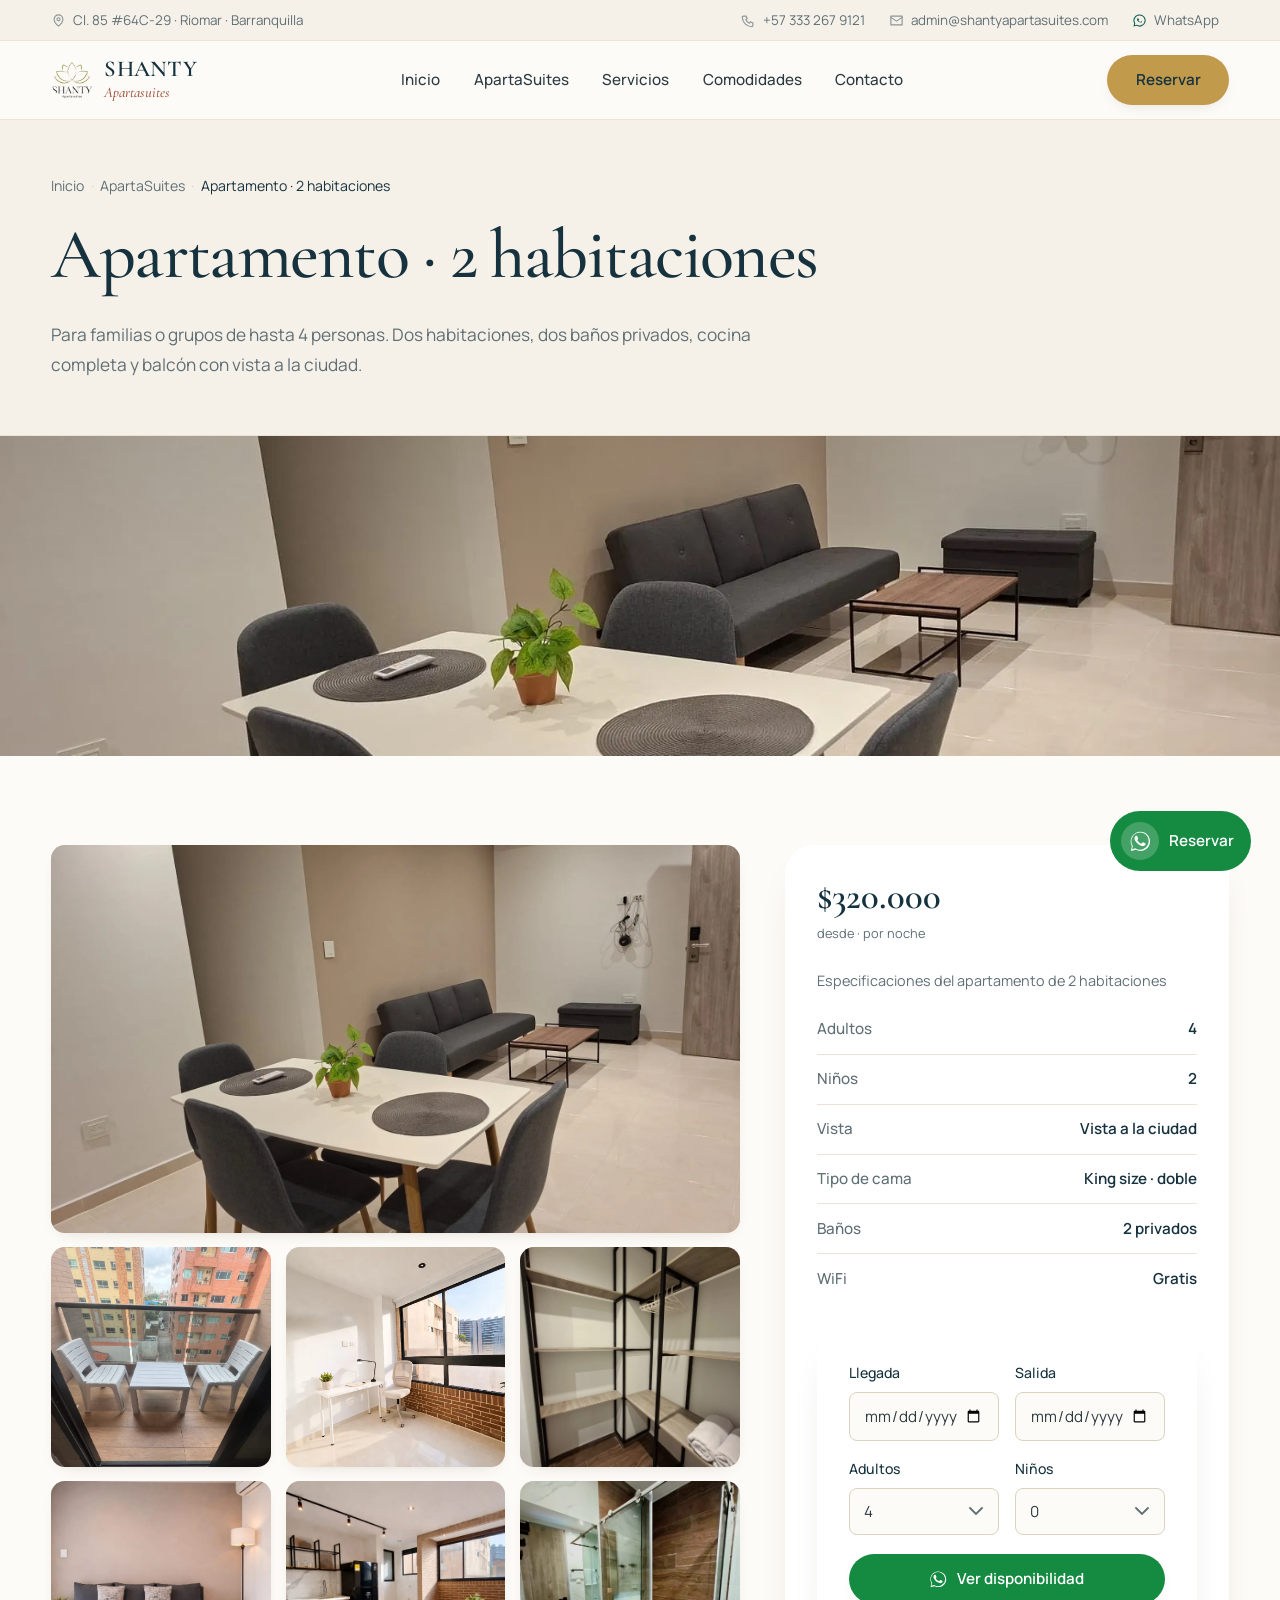
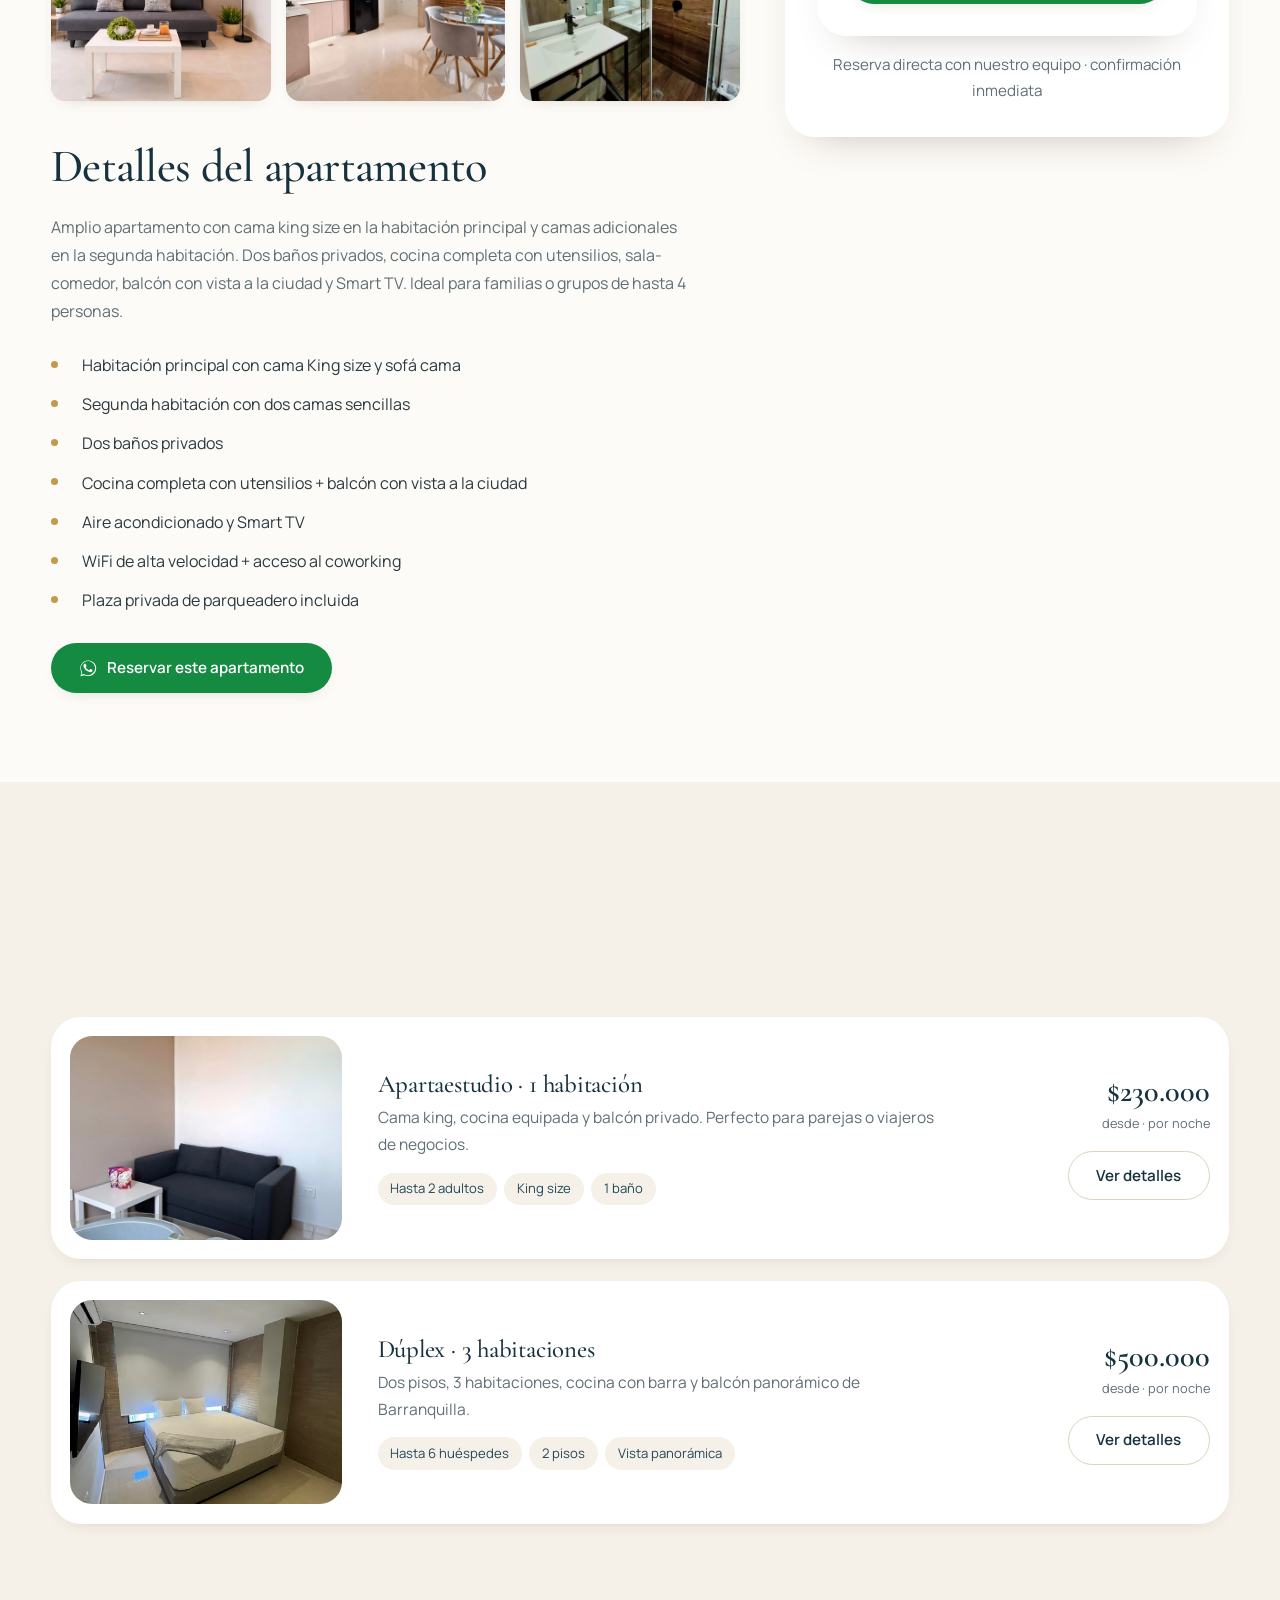
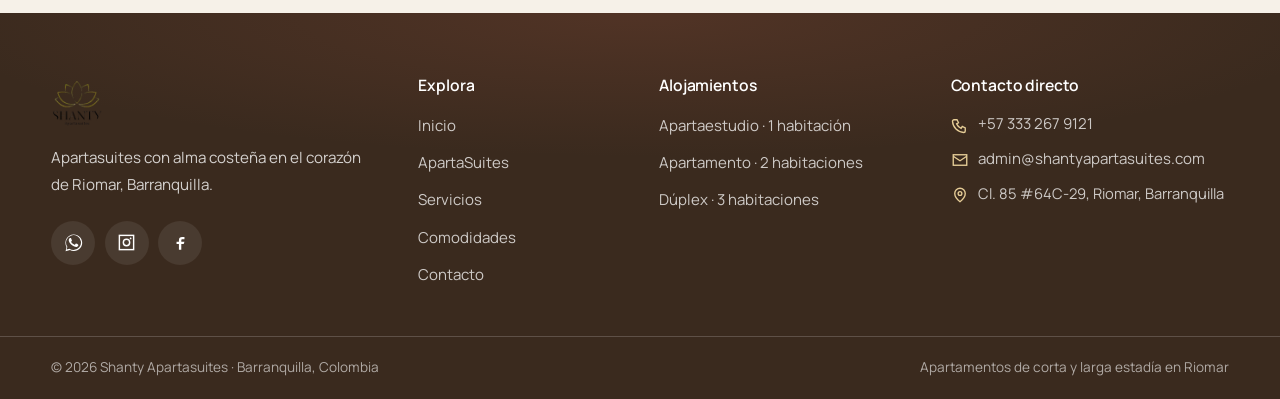
<file: apartamento-2-habitaciones.html>
<!DOCTYPE html>
<html lang="es">
<head>
  <meta charset="UTF-8">
  <meta name="viewport" content="width=device-width, initial-scale=1.0">
  <title>Apartamento 2 habitaciones en Riomar | Shanty Apartasuites</title>
  <meta name="description" content="Apartamento familiar de 2 habitaciones y 2 baños, cama king, cocina completa y balcón con vista a la ciudad en Riomar. Desde $320.000 por noche.">
  <link rel="canonical" href="https://shantyapartasuites.com/apartamento-2-habitaciones/">

  <meta property="og:type" content="website">
  <meta property="og:title" content="Apartamento 2 habitaciones en Riomar | Shanty Apartasuites">
  <meta property="og:description" content="Familiar, 2 habitaciones, 2 baños, cama king + camas adicionales. Desde $320.000 por noche.">
  <meta property="og:url" content="https://shantyapartasuites.com/apartamento-2-habitaciones/">
  <meta property="og:site_name" content="Shanty Apartasuites">

  <meta property="og:locale" content="es_CO">
  <meta property="og:image" content="https://shantyapartasuites.com/img/og-image.jpg">
  <meta property="og:image:width" content="1200">
  <meta property="og:image:height" content="630">
  <meta property="og:image:alt" content="Shanty Apartasuites - Apartamentos en Riomar, Barranquilla">
  <meta name="twitter:card" content="summary_large_image">
  <meta name="twitter:image" content="https://shantyapartasuites.com/img/og-image.jpg">
  <meta name="twitter:image:alt" content="Shanty Apartasuites - Apartamentos en Riomar, Barranquilla">
  <meta name="theme-color" content="#0a1f2b">
  <link rel="icon" href="img/logo.webp" type="image/webp">
  <link rel="apple-touch-icon" href="img/logo.webp">
  <link rel="preconnect" href="https://fonts.googleapis.com">
  <link rel="preconnect" href="https://fonts.gstatic.com" crossorigin>
  <link href="https://fonts.googleapis.com/css2?family=Cormorant+Garamond:ital,wght@0,500;0,600;0,700;1,500;1,600&family=Manrope:wght@400;500;600;700&display=swap" rel="stylesheet">
  <link rel="stylesheet" href="css/styles.css">
  <noscript><style>.reveal{opacity:1;transform:none}</style></noscript>

  <script type="application/ld+json">
  {
    "@context": "https://schema.org",
    "@type": "Apartment",
    "@id": "https://shantyapartasuites.com/apartamento-2-habitaciones/#apartment",
    "name": "Apartamento · 2 habitaciones — Shanty Apartasuites",
    "description": "Amplio apartamento con cama king size en la habitación principal y camas adicionales en la segunda. Dos baños privados, cocina completa, sala-comedor, balcón con vista a la ciudad y Smart TV. Ideal para familias o grupos de hasta 4 personas.",
    "url": "https://shantyapartasuites.com/apartamento-2-habitaciones/",
    "image": [
      "https://shantyapartasuites.com/img/apart-2/portada.webp",
      "https://shantyapartasuites.com/img/apart-2/sala.webp",
      "https://shantyapartasuites.com/img/apart-2/dormitorio.webp"
    ],
    "numberOfRooms": 2,
    "numberOfBathroomsTotal": 2,
    "occupancy": {
      "@type": "QuantitativeValue",
      "value": 6
    },
    "amenityFeature": [
      { "@type": "LocationFeatureSpecification", "name": "Cama king size", "value": true },
      { "@type": "LocationFeatureSpecification", "name": "Cama doble", "value": true },
      { "@type": "LocationFeatureSpecification", "name": "Dos baños", "value": true },
      { "@type": "LocationFeatureSpecification", "name": "Balcón con vista a la ciudad", "value": true },
      { "@type": "LocationFeatureSpecification", "name": "Smart TV", "value": true },
      { "@type": "LocationFeatureSpecification", "name": "WiFi gratis", "value": true }
    ],
    "containedInPlace": { "@id": "https://shantyapartasuites.com/#lodging" },
    "brand": { "@type": "Brand", "name": "Shanty Apartasuites" },
    "offers": {
      "@type": "Offer",
      "priceCurrency": "COP",
      "price": "320000",
      "priceSpecification": {
        "@type": "UnitPriceSpecification",
        "price": "320000",
        "priceCurrency": "COP",
        "unitText": "noche",
        "valueAddedTaxIncluded": false
      },
      "url": "https://shantyapartasuites.com/apartamento-2-habitaciones/",
      "eligibleRegion": { "@type": "Country", "name": "Colombia" }
    }
  }
  </script>
</head>
<body>
  <a class="skip-link" href="#main">Ir al contenido</a>

  <div class="topbar">
    <div class="container topbar-inner">
      <p class="topbar-note">
        <svg aria-hidden="true" viewBox="0 0 24 24" fill="none" stroke="currentColor" stroke-width="1.8" stroke-linecap="round" stroke-linejoin="round"><path d="M12 21s-7-5.5-7-11a7 7 0 0 1 14 0c0 5.5-7 11-7 11z"/><circle cx="12" cy="10" r="2.5"/></svg>
        <span>Cl. 85 #64C-29 &middot; Riomar &middot; Barranquilla</span>
      </p>
      <ul class="topbar-links">
        <li>
          <a href="tel:+573332679121">
            <svg aria-hidden="true" viewBox="0 0 24 24" fill="none" stroke="currentColor" stroke-width="1.8" stroke-linecap="round" stroke-linejoin="round"><path d="M4 5h4l2 4-2.5 1.5a12 12 0 0 0 6 6L15 14l4 2v4a2 2 0 0 1-2 2A16 16 0 0 1 2 7a2 2 0 0 1 2-2z"/></svg>
            <span>+57 333 267 9121</span>
          </a>
        </li>
        <li class="is-mail">
          <a href="mailto:admin@shantyapartasuites.com">
            <svg aria-hidden="true" viewBox="0 0 24 24" fill="none" stroke="currentColor" stroke-width="1.8" stroke-linecap="round" stroke-linejoin="round"><rect x="3" y="5" width="18" height="14"/><path d="m3 7 9 6 9-6"/></svg>
            <span>admin@shantyapartasuites.com</span>
          </a>
        </li>
        <li class="is-wa">
          <a href="https://wa.me/573332679121" rel="noopener" target="_blank">
            <svg aria-hidden="true" viewBox="0 0 32 32" fill="currentColor"><path d="M16 3C8.8 3 3 8.8 3 16c0 2.3.6 4.4 1.6 6.3L3 29l6.9-1.6A13 13 0 1 0 16 3m0 23.8c-2 0-3.9-.5-5.5-1.5l-.4-.2-4.1 1 1.1-4-.2-.4A10.8 10.8 0 1 1 16 26.8m5.9-8.1c-.3-.2-1.9-.9-2.2-1-.3-.1-.5-.2-.7.2s-.8 1-.9 1.2c-.2.2-.3.2-.6.1-1.6-.8-2.6-1.4-3.6-3.1-.3-.5.3-.5.8-1.4.1-.2.1-.4 0-.6l-1-2.3c-.2-.6-.5-.5-.7-.5h-.6c-.2 0-.6.1-.9.4-1.2 1.3-1.1 3.1.1 4.7 1.2 1.6 2.9 2.7 4.5 3.4.6.2 1.1.3 1.5.4.7.2 1.2.2 1.7.1.5-.1 1.6-.7 1.8-1.3.2-.7.2-1.2.1-1.3-.1-.1-.3-.2-.6-.3"/></svg>
            <span>WhatsApp</span>
          </a>
        </li>
      </ul>
    </div>
  </div>

  <header class="site-header">
    <div class="container header-inner">
      <a class="brand" href="index.html" aria-label="Shanty Apartasuites — inicio">
        <img src="img/logo.webp" alt="" width="40" height="40">
        <span class="brand-text">SHANTY<small>Apartasuites</small></span>
      </a>
      <nav class="site-nav" id="menu-principal" aria-label="Principal">
        <ul>
          <li><a href="index.html">Inicio</a></li>
          <li class="has-sub">
            <a href="apartasuites.html">ApartaSuites</a>
            <ul class="submenu">
              <li><a href="apartamento-1-habitacion.html">Apartaestudio · 1 habitación</a></li>
              <li><a href="apartamento-2-habitaciones.html">Apartamento · 2 habitaciones</a></li>
              <li><a href="duplex-3-habitaciones.html">Dúplex · 3 habitaciones</a></li>
            </ul>
          </li>
          <li><a href="servicios.html">Servicios</a></li>
          <li><a href="comodidades.html">Comodidades</a></li>
          <li><a href="contacto.html">Contacto</a></li>
        </ul>
      </nav>
      <a class="btn btn-gold nav-cta" href="https://wa.me/573332679121?text=Hola%2C%20quiero%20reservar%20en%20Shanty%20Apartasuites">Reservar</a>
      <button class="nav-toggle" aria-expanded="false" aria-controls="menu-principal" aria-label="Abrir menú">
        <svg width="24" height="24" viewBox="0 0 24 24" fill="none" stroke="currentColor" stroke-width="2" stroke-linecap="round"><path d="M4 7h16M4 12h16M4 17h16"/></svg>
      </button>
    </div>
  </header>

  <main id="main">
    <section class="page-head">
      <div class="page-head-bar">
        <div class="container">
          <ol class="crumb-list">
            <li><a href="index.html">Inicio</a></li>
            <li><a href="apartasuites.html">ApartaSuites</a></li>
            <li aria-current="page">Apartamento · 2 habitaciones</li>
          </ol>
          <h1>Apartamento · 2 habitaciones</h1>
          <p class="page-head-lede">Para familias o grupos de hasta 4 personas. Dos habitaciones, dos baños privados, cocina completa y balcón con vista a la ciudad.</p>
        </div>
      </div>
      <figure class="page-head-fig">
        <img src="img/apart-2/portada.webp" alt="Apartamento · 2 habitaciones" width="1600" height="400" loading="eager">
      </figure>
    </section>

    <section class="section">
      <div class="container">
        <div class="detail-grid">

          <div class="reveal">
            <div class="gallery" id="galeria">
              <figure><img src="img/apart-2/portada.webp" alt="Vista general del apartamento familiar" width="1600" height="1200" loading="lazy"></figure>
              <figure><img src="img/apart-2/balcon.webp" alt="Balcón del apartamento de 2 habitaciones" width="1600" height="1200" loading="lazy"></figure>
              <figure><img src="img/apart-2/sala.webp" alt="Sala comedor" width="1084" height="814" loading="lazy"></figure>
              <figure><img src="img/apart-2/dormitorio.webp" alt="Habitación principal con cama king" width="960" height="1280" loading="lazy"></figure>
              <figure><img src="img/apart-2/habitacion-2.webp" alt="Segunda habitación" width="1066" height="1599" loading="lazy"></figure>
              <figure><img src="img/apart-2/sala-2.webp" alt="Sala con área de descanso" width="1536" height="1024" loading="lazy"></figure>
              <figure><img src="img/apart-2/banos.webp" alt="Baños privados" width="960" height="1280" loading="lazy"></figure>
            </div>

            <h2>Detalles del apartamento</h2>
            <p>Amplio apartamento con cama king size en la habitación principal y camas adicionales en la segunda habitación. Dos baños privados, cocina completa con utensilios, sala-comedor, balcón con vista a la ciudad y Smart TV. Ideal para familias o grupos de hasta 4 personas.</p>
            <ul class="dist-list">
              <li><span>Habitación principal con cama King size y sofá cama</span></li>
              <li><span>Segunda habitación con dos camas sencillas</span></li>
              <li><span>Dos baños privados</span></li>
              <li><span>Cocina completa con utensilios + balcón con vista a la ciudad</span></li>
              <li><span>Aire acondicionado y Smart TV</span></li>
              <li><span>WiFi de alta velocidad + acceso al coworking</span></li>
              <li><span>Plaza privada de parqueadero incluida</span></li>
            </ul>

            <a class="btn whatsapp-btn" style="margin-top:1.8rem" href="https://wa.me/573332679121?text=Hola%2C%20quiero%20reservar%20el%20Apartamento%20de%202%20habitaciones%20en%20Shanty%20Apartasuites">
              <svg viewBox="0 0 24 24" fill="currentColor" aria-hidden="true"><path d="M17.47 14.38c-.3-.15-1.76-.87-2.03-.97-.27-.1-.47-.15-.67.15-.2.3-.77.97-.94 1.17-.17.2-.35.22-.65.07-.3-.15-1.26-.46-2.4-1.48-.89-.79-1.49-1.77-1.66-2.07-.17-.3-.02-.46.13-.61.13-.13.3-.35.45-.52.15-.17.2-.3.3-.5.1-.2.05-.37-.02-.52-.08-.15-.67-1.62-.92-2.22-.24-.58-.49-.5-.67-.51h-.57c-.2 0-.52.07-.8.37-.27.3-1.04 1.02-1.04 2.49s1.07 2.89 1.22 3.09c.15.2 2.1 3.21 5.1 4.5.71.3 1.27.49 1.7.63.72.23 1.37.2 1.88.12.58-.09 1.76-.72 2.01-1.41.25-.7.25-1.29.17-1.41-.07-.13-.27-.2-.57-.35zM12.04 21.5h-.01a9.42 9.42 0 0 1-4.8-1.31l-.34-.2-3.57.93.95-3.48-.23-.36a9.41 9.41 0 1 1 8 4.42zM12.04 2a10.41 10.41 0 0 0-8.9 15.6L2 23l5.56-1.46A10.41 10.41 0 1 0 12.04 2z"/></svg>
              Reservar este apartamento
            </a>
          </div>

          <aside class="reveal">
            <div class="sidebox">
              <div class="price"><b>$320.000</b><span>desde · por noche</span></div>
              <table class="spec-table">
                <caption>Especificaciones del apartamento de 2 habitaciones</caption>
                <tbody>
                  <tr><th scope="row">Adultos</th><td>4</td></tr>
                  <tr><th scope="row">Niños</th><td>2</td></tr>
                  <tr><th scope="row">Vista</th><td>Vista a la ciudad</td></tr>
                  <tr><th scope="row">Tipo de cama</th><td>King size · doble</td></tr>
                  <tr><th scope="row">Baños</th><td>2 privados</td></tr>
                  <tr><th scope="row">WiFi</th><td>Gratis</td></tr>
                </tbody>
              </table>

              <form class="booking-form" style="margin-top:1.6rem">
                <input type="hidden" name="suite" value="Apartamento de 2 habitaciones">
                <div class="form-grid">
                  <div class="field"><label for="llegada">Llegada</label><input type="date" id="llegada" name="llegada" required></div>
                  <div class="field"><label for="salida">Salida</label><input type="date" id="salida" name="salida" required></div>
                  <div class="field"><label for="adultos">Adultos</label><select id="adultos" name="adultos"><option>1</option><option>2</option><option>3</option><option selected>4</option></select></div>
                  <div class="field"><label for="ninos">Niños</label><select id="ninos" name="ninos"><option selected>0</option><option>1</option><option>2</option><option>3</option></select></div>
                </div>
                <button class="btn whatsapp-btn form-cta" type="submit">
                  <svg viewBox="0 0 24 24" fill="currentColor" aria-hidden="true"><path d="M17.47 14.38c-.3-.15-1.76-.87-2.03-.97-.27-.1-.47-.15-.67.15-.2.3-.77.97-.94 1.17-.17.2-.35.22-.65.07-.3-.15-1.26-.46-2.4-1.48-.89-.79-1.49-1.77-1.66-2.07-.17-.3-.02-.46.13-.61.13-.13.3-.35.45-.52.15-.17.2-.3.3-.5.1-.2.05-.37-.02-.52-.08-.15-.67-1.62-.92-2.22-.24-.58-.49-.5-.67-.51h-.57c-.2 0-.52.07-.8.37-.27.3-1.04 1.02-1.04 2.49s1.07 2.89 1.22 3.09c.15.2 2.1 3.21 5.1 4.5.71.3 1.27.49 1.7.63.72.23 1.37.2 1.88.12.58-.09 1.76-.72 2.01-1.41.25-.7.25-1.29.17-1.41-.07-.13-.27-.2-.57-.35zM12.04 21.5h-.01a9.42 9.42 0 0 1-4.8-1.31l-.34-.2-3.57.93.95-3.48-.23-.36a9.41 9.41 0 1 1 8 4.42zM12.04 2a10.41 10.41 0 0 0-8.9 15.6L2 23l5.56-1.46A10.41 10.41 0 1 0 12.04 2z"/></svg>
                  Ver disponibilidad
                </button>
              </form>
              <p class="form-note">Reserva directa con nuestro equipo · confirmación inmediata</p>
            </div>
          </aside>

        </div>
      </div>
    </section>

    <section class="section page-tint">
      <div class="container">
        <div class="section-head reveal">
          <span class="eyebrow">También te puede interesar</span>
          <h2>Los otros dos alojamientos</h2>
        </div>
        <div class="suite-list">
          <article class="suite-row reveal">
            <figure class="suite-fig">
              <img src="img/apart-1/sala-sofa.webp" alt="Apartaestudio de 1 habitación" width="800" height="600" loading="lazy">
            </figure>
            <div class="suite-main">
              <h3>Apartaestudio · 1 habitación</h3>
              <p class="desc">Cama king, cocina equipada y balcón privado. Perfecto para parejas o viajeros de negocios.</p>
              <ul class="tag-list">
                <li>Hasta 2 adultos</li>
                <li>King size</li>
                <li>1 baño</li>
              </ul>
            </div>
            <div class="suite-buy">
              <div class="price"><b>$230.000</b><span>desde · por noche</span></div>
              <a class="btn btn-outline" href="apartamento-1-habitacion.html">Ver detalles</a>
            </div>
          </article>          <article class="suite-row reveal">
            <figure class="suite-fig">
              <img src="img/duplex/image1-2.webp" alt="Dúplex de 3 habitaciones" width="800" height="600" loading="lazy">
            </figure>
            <div class="suite-main">
              <h3>Dúplex · 3 habitaciones</h3>
              <p class="desc">Dos pisos, 3 habitaciones, cocina con barra y balcón panorámico de Barranquilla.</p>
              <ul class="tag-list">
                <li>Hasta 6 huéspedes</li>
                <li>2 pisos</li>
                <li>Vista panorámica</li>
              </ul>
            </div>
            <div class="suite-buy">
              <div class="price"><b>$500.000</b><span>desde · por noche</span></div>
              <a class="btn btn-outline" href="duplex-3-habitaciones.html">Ver detalles</a>
            </div>
          </article>
        </div>
      </div>
    </section>
  </main>

  <div class="lightbox" role="dialog" aria-modal="true" aria-label="Visor de imágenes">
    <button class="lb-btn lb-close" aria-label="Cerrar">&times;</button>
    <button class="lb-btn lb-prev" aria-label="Anterior">&#8249;</button>
    <button class="lb-btn lb-next" aria-label="Siguiente">&#8250;</button>
    <span class="lb-count"></span>
  </div>

  <footer class="site-footer">
    <div class="container">
      <div class="footer-grid">
        <div class="footer-brand">
          <img src="img/logo.webp" alt="Shanty Apartasuites" width="48" height="48">
          <p>Apartasuites con alma costeña en el corazón de Riomar, Barranquilla.</p>
          <div class="social-row">
            <a href="https://wa.me/573332679121" aria-label="WhatsApp"><svg viewBox="0 0 24 24" fill="currentColor" aria-hidden="true"><path d="M17.47 14.38c-.3-.15-1.76-.87-2.03-.97-.27-.1-.47-.15-.67.15-.2.3-.77.97-.94 1.17-.17.2-.35.22-.65.07-.3-.15-1.26-.46-2.4-1.48-.89-.79-1.49-1.77-1.66-2.07-.17-.3-.02-.46.13-.61.13-.13.3-.35.45-.52.15-.17.2-.3.3-.5.1-.2.05-.37-.02-.52-.08-.15-.67-1.62-.92-2.22-.24-.58-.49-.5-.67-.51h-.57c-.2 0-.52.07-.8.37-.27.3-1.04 1.02-1.04 2.49s1.07 2.89 1.22 3.09c.15.2 2.1 3.21 5.1 4.5.71.3 1.27.49 1.7.63.72.23 1.37.2 1.88.12.58-.09 1.76-.72 2.01-1.41.25-.7.25-1.29.17-1.41-.07-.13-.27-.2-.57-.35zM12.04 21.5h-.01a9.42 9.42 0 0 1-4.8-1.31l-.34-.2-3.57.93.95-3.48-.23-.36a9.41 9.41 0 1 1 8 4.42zM12.04 2a10.41 10.41 0 0 0-8.9 15.6L2 23l5.56-1.46A10.41 10.41 0 1 0 12.04 2z"/></svg></a>
            <a href="https://www.instagram.com/shanty_apartasuites/" aria-label="Instagram" rel="noopener" target="_blank"><svg viewBox="0 0 24 24" fill="none" stroke="currentColor" stroke-width="1.8"><rect x="3" y="3" width="18" height="18"/><circle cx="12" cy="12" r="4"/><circle cx="17.2" cy="6.8" r="1.1" fill="currentColor" stroke="none"/></svg></a>
            <a href="https://www.facebook.com/watch/?v=1342128797878140" aria-label="Facebook" rel="noopener" target="_blank"><svg viewBox="0 0 24 24" fill="currentColor"><path d="M14 8h3V5h-3a4 4 0 0 0-4 4v2H7v3h3v7h3v-7h3l1-3h-4V9a1 1 0 0 1 1-1z"/></svg></a>
          </div>
        </div>
        <nav aria-label="Explora">
          <h3>Explora</h3>
          <ul class="footer-links">
            <li><a href="index.html">Inicio</a></li>
            <li><a href="apartasuites.html">ApartaSuites</a></li>
            <li><a href="servicios.html">Servicios</a></li>
            <li><a href="comodidades.html">Comodidades</a></li>
            <li><a href="contacto.html">Contacto</a></li>
          </ul>
        </nav>
        <nav aria-label="Alojamientos">
          <h3>Alojamientos</h3>
          <ul class="footer-links">
            <li><a href="apartamento-1-habitacion.html">Apartaestudio · 1 habitación</a></li>
            <li><a href="apartamento-2-habitaciones.html">Apartamento · 2 habitaciones</a></li>
            <li><a href="duplex-3-habitaciones.html">Dúplex · 3 habitaciones</a></li>
          </ul>
        </nav>
        <div>
          <h3>Contacto directo</h3>
          <ul class="footer-links footer-contact">
            <li><svg viewBox="0 0 24 24" fill="none" stroke="currentColor" stroke-width="1.8" aria-hidden="true"><path d="M4 5h4l2 4-2.5 1.5a12 12 0 0 0 6 6L15 14l4 2v4a2 2 0 0 1-2 2A16 16 0 0 1 2 7a2 2 0 0 1 2-2z"/></svg><a href="tel:+573332679121">+57 333 267 9121</a></li>
            <li><svg viewBox="0 0 24 24" fill="none" stroke="currentColor" stroke-width="1.8" aria-hidden="true"><rect x="3" y="5" width="18" height="14"/><path d="m3 7 9 6 9-6"/></svg><a href="mailto:admin@shantyapartasuites.com">admin@shantyapartasuites.com</a></li>
            <li><svg viewBox="0 0 24 24" fill="none" stroke="currentColor" stroke-width="1.8" aria-hidden="true"><path d="M12 21s-7-5.5-7-11a7 7 0 0 1 14 0c0 5.5-7 11-7 11z"/><circle cx="12" cy="10" r="2.5"/></svg><span>Cl. 85 #64C-29, Riomar, Barranquilla</span></li>
          </ul>
        </div>
      </div>
    </div>

    <div class="footer-bottom">
      <div class="container">
        <span>© <span id="year">2026</span> Shanty Apartasuites · Barranquilla, Colombia</span>
        <span>Apartamentos de corta y larga estadía en Riomar</span>
      </div>
    </div>
  </footer>

  <a class="wa-float" href="https://wa.me/573332679121?text=Hola%2C%20quiero%20reservar%20en%20Shanty%20Apartasuites" aria-label="Reservar por WhatsApp">
    <span class="wa-icon">
      <svg viewBox="0 0 24 24" fill="currentColor" aria-hidden="true"><path d="M17.47 14.38c-.3-.15-1.76-.87-2.03-.97-.27-.1-.47-.15-.67.15-.2.3-.77.97-.94 1.17-.17.2-.35.22-.65.07-.3-.15-1.26-.46-2.4-1.48-.89-.79-1.49-1.77-1.66-2.07-.17-.3-.02-.46.13-.61.13-.13.3-.35.45-.52.15-.17.2-.3.3-.5.1-.2.05-.37-.02-.52-.08-.15-.67-1.62-.92-2.22-.24-.58-.49-.5-.67-.51h-.57c-.2 0-.52.07-.8.37-.27.3-1.04 1.02-1.04 2.49s1.07 2.89 1.22 3.09c.15.2 2.1 3.21 5.1 4.5.71.3 1.27.49 1.7.63.72.23 1.37.2 1.88.12.58-.09 1.76-.72 2.01-1.41.25-.7.25-1.29.17-1.41-.07-.13-.27-.2-.57-.35zM12.04 21.5h-.01a9.42 9.42 0 0 1-4.8-1.31l-.34-.2-3.57.93.95-3.48-.23-.36a9.41 9.41 0 1 1 8 4.42zM12.04 2a10.41 10.41 0 0 0-8.9 15.6L2 23l5.56-1.46A10.41 10.41 0 1 0 12.04 2z"/></svg>
    </span>
    <span class="wa-label" aria-hidden="true">Reservar</span>
  </a>

  <script src="js/main.js"></script>
</body>
</html>
</file>
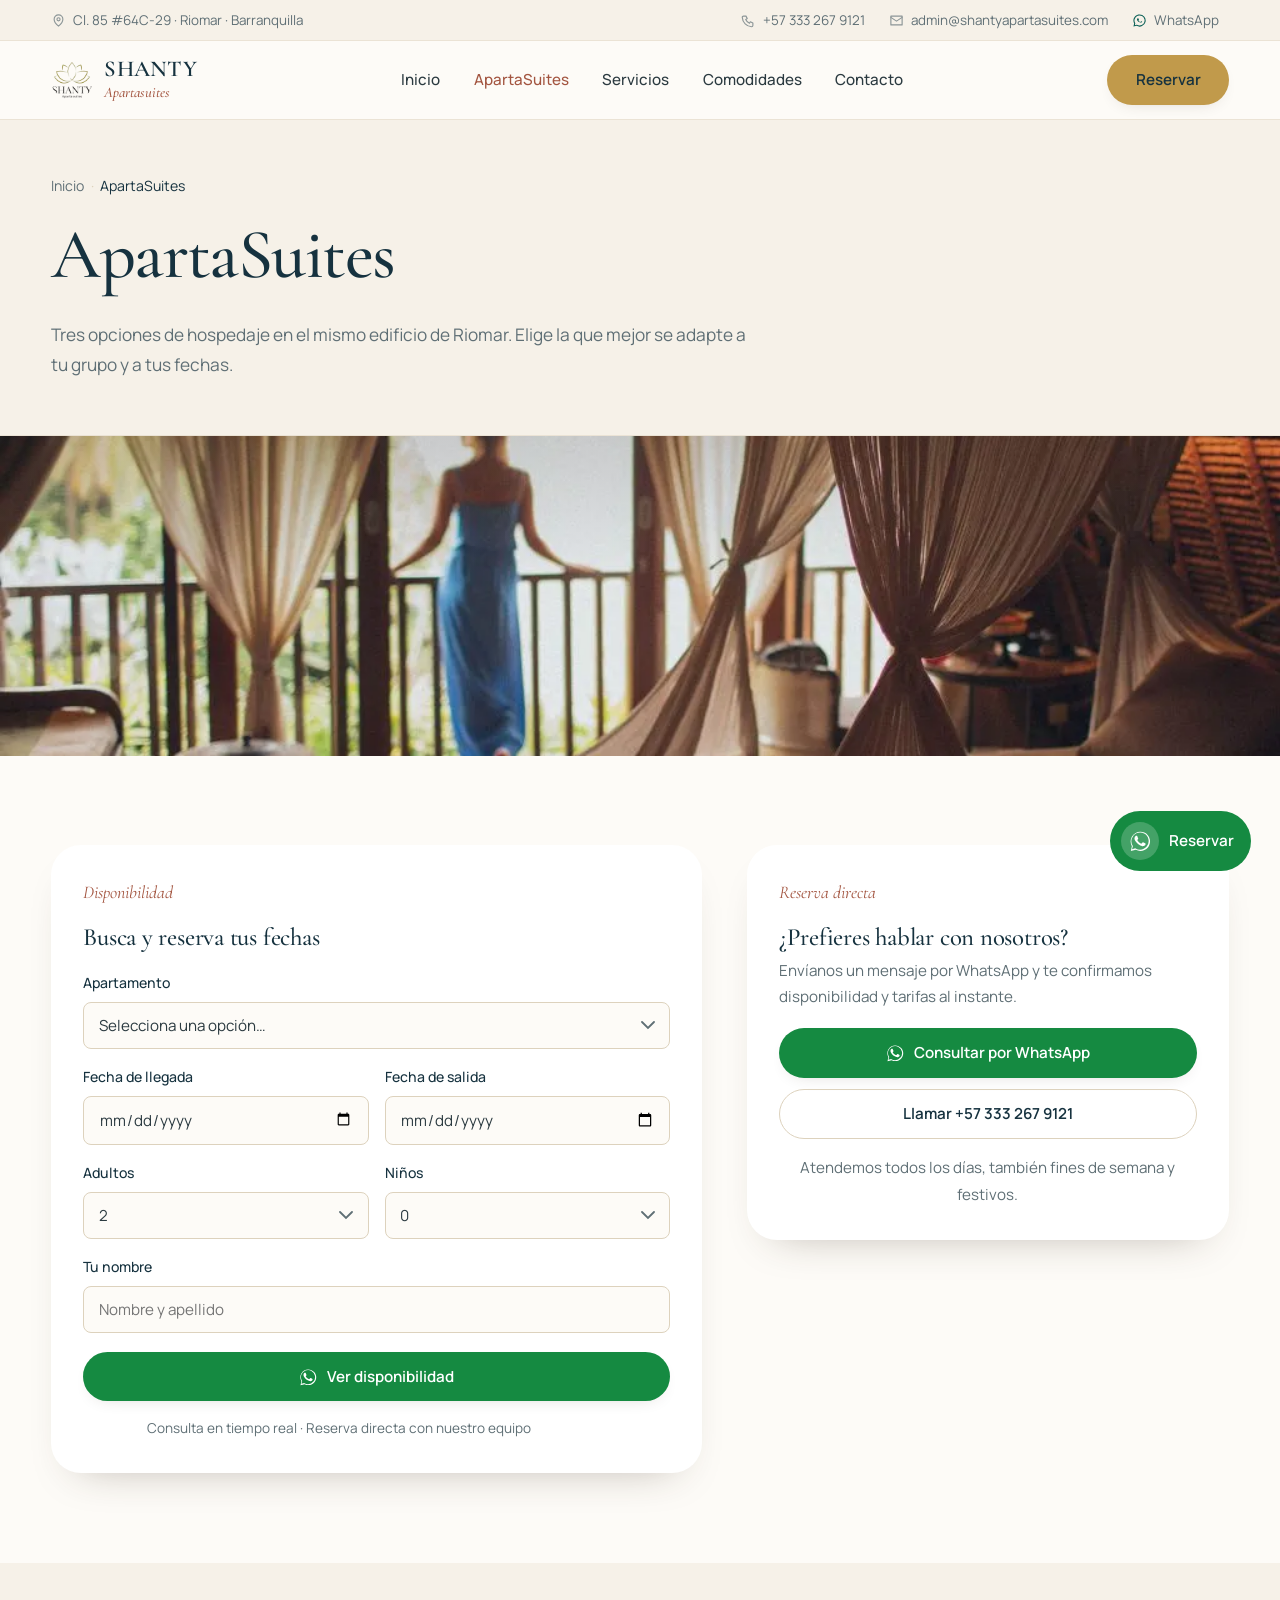
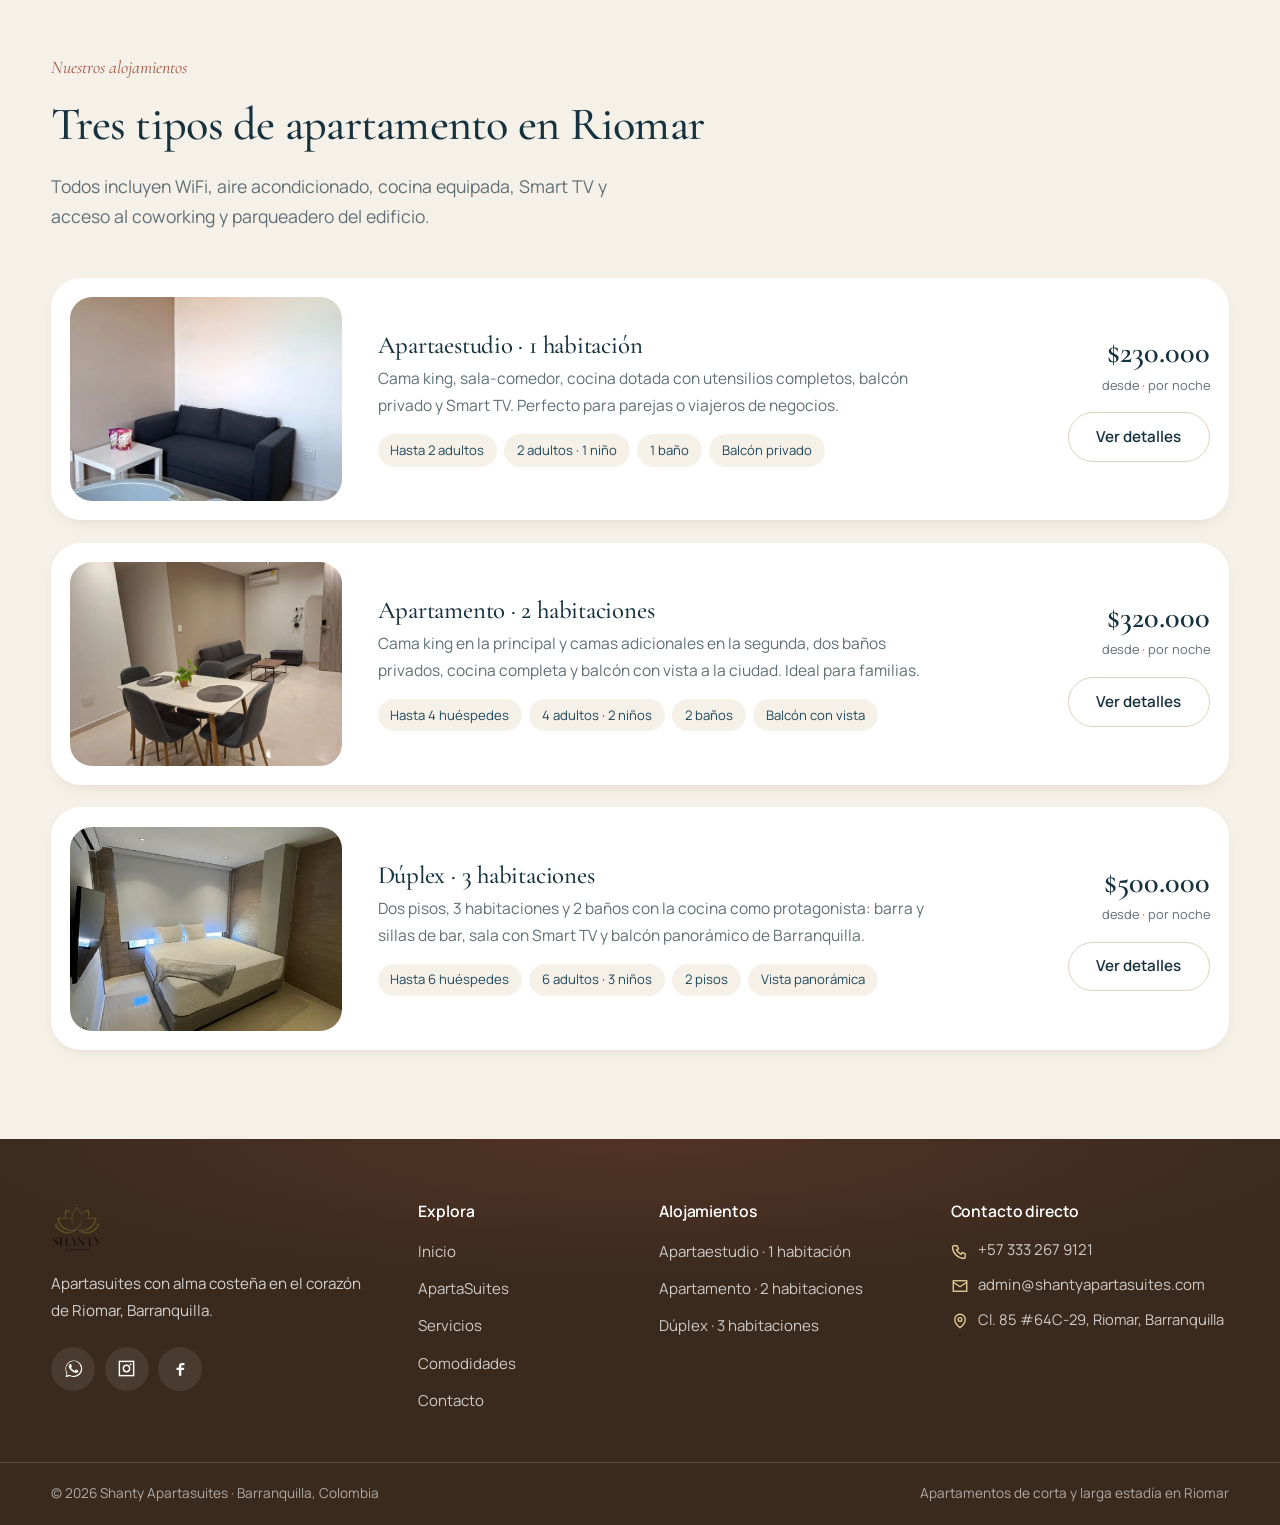
<file: apartasuites.html>
<!DOCTYPE html>
<html lang="es">
<head>
  <meta charset="UTF-8">
  <meta name="viewport" content="width=device-width, initial-scale=1.0">
  <title>ApartaSuites en Riomar | Apartamentos Barranquilla — Shanty</title>
  <meta name="description" content="Elige tu apartaestudio, apartamento de 2 habitaciones o dúplex de 3 habitaciones en Riomar, Barranquilla. Consulta disponibilidad y reserva por WhatsApp.">
  <link rel="canonical" href="https://shantyapartasuites.com/apartasuites/">

  <meta property="og:type" content="website">
  <meta property="og:title" content="ApartaSuites en Riomar | Apartamentos Barranquilla — Shanty">
  <meta property="og:description" content="Tres tipos de apartamento en Riomar, Barranquilla. Consulta disponibilidad y reserva por WhatsApp.">
  <meta property="og:url" content="https://shantyapartasuites.com/apartasuites/">
  <meta property="og:site_name" content="Shanty Apartasuites">

  <meta property="og:locale" content="es_CO">
  <meta property="og:image" content="https://shantyapartasuites.com/img/og-image.jpg">
  <meta property="og:image:width" content="1200">
  <meta property="og:image:height" content="630">
  <meta property="og:image:alt" content="Shanty Apartasuites - Apartamentos en Riomar, Barranquilla">
  <meta name="twitter:card" content="summary_large_image">
  <meta name="twitter:image" content="https://shantyapartasuites.com/img/og-image.jpg">
  <meta name="twitter:image:alt" content="Shanty Apartasuites - Apartamentos en Riomar, Barranquilla">
  <meta name="theme-color" content="#0a1f2b">
  <link rel="icon" href="img/logo.webp" type="image/webp">
  <link rel="apple-touch-icon" href="img/logo.webp">
  <link rel="preconnect" href="https://fonts.googleapis.com">
  <link rel="preconnect" href="https://fonts.gstatic.com" crossorigin>
  <link href="https://fonts.googleapis.com/css2?family=Cormorant+Garamond:ital,wght@0,500;0,600;0,700;1,500;1,600&family=Manrope:wght@400;500;600;700&display=swap" rel="stylesheet">
  <link rel="stylesheet" href="css/styles.css">
  <noscript><style>.reveal{opacity:1;transform:none}</style></noscript>
</head>
<body>
  <a class="skip-link" href="#main">Ir al contenido</a>

  <div class="topbar">
    <div class="container topbar-inner">
      <p class="topbar-note">
        <svg aria-hidden="true" viewBox="0 0 24 24" fill="none" stroke="currentColor" stroke-width="1.8" stroke-linecap="round" stroke-linejoin="round"><path d="M12 21s-7-5.5-7-11a7 7 0 0 1 14 0c0 5.5-7 11-7 11z"/><circle cx="12" cy="10" r="2.5"/></svg>
        <span>Cl. 85 #64C-29 &middot; Riomar &middot; Barranquilla</span>
      </p>
      <ul class="topbar-links">
        <li>
          <a href="tel:+573332679121">
            <svg aria-hidden="true" viewBox="0 0 24 24" fill="none" stroke="currentColor" stroke-width="1.8" stroke-linecap="round" stroke-linejoin="round"><path d="M4 5h4l2 4-2.5 1.5a12 12 0 0 0 6 6L15 14l4 2v4a2 2 0 0 1-2 2A16 16 0 0 1 2 7a2 2 0 0 1 2-2z"/></svg>
            <span>+57 333 267 9121</span>
          </a>
        </li>
        <li class="is-mail">
          <a href="mailto:admin@shantyapartasuites.com">
            <svg aria-hidden="true" viewBox="0 0 24 24" fill="none" stroke="currentColor" stroke-width="1.8" stroke-linecap="round" stroke-linejoin="round"><rect x="3" y="5" width="18" height="14"/><path d="m3 7 9 6 9-6"/></svg>
            <span>admin@shantyapartasuites.com</span>
          </a>
        </li>
        <li class="is-wa">
          <a href="https://wa.me/573332679121" rel="noopener" target="_blank">
            <svg aria-hidden="true" viewBox="0 0 32 32" fill="currentColor"><path d="M16 3C8.8 3 3 8.8 3 16c0 2.3.6 4.4 1.6 6.3L3 29l6.9-1.6A13 13 0 1 0 16 3m0 23.8c-2 0-3.9-.5-5.5-1.5l-.4-.2-4.1 1 1.1-4-.2-.4A10.8 10.8 0 1 1 16 26.8m5.9-8.1c-.3-.2-1.9-.9-2.2-1-.3-.1-.5-.2-.7.2s-.8 1-.9 1.2c-.2.2-.3.2-.6.1-1.6-.8-2.6-1.4-3.6-3.1-.3-.5.3-.5.8-1.4.1-.2.1-.4 0-.6l-1-2.3c-.2-.6-.5-.5-.7-.5h-.6c-.2 0-.6.1-.9.4-1.2 1.3-1.1 3.1.1 4.7 1.2 1.6 2.9 2.7 4.5 3.4.6.2 1.1.3 1.5.4.7.2 1.2.2 1.7.1.5-.1 1.6-.7 1.8-1.3.2-.7.2-1.2.1-1.3-.1-.1-.3-.2-.6-.3"/></svg>
            <span>WhatsApp</span>
          </a>
        </li>
      </ul>
    </div>
  </div>

  <header class="site-header">
    <div class="container header-inner">
      <a class="brand" href="index.html" aria-label="Shanty Apartasuites — inicio">
        <img src="img/logo.webp" alt="" width="40" height="40">
        <span class="brand-text">SHANTY<small>Apartasuites</small></span>
      </a>
      <nav class="site-nav" id="menu-principal" aria-label="Principal">
        <ul>
          <li><a href="index.html">Inicio</a></li>
          <li class="has-sub">
            <a href="apartasuites.html" class="active" aria-current="page">ApartaSuites</a>
            <ul class="submenu">
              <li><a href="apartamento-1-habitacion.html">Apartaestudio · 1 habitación</a></li>
              <li><a href="apartamento-2-habitaciones.html">Apartamento · 2 habitaciones</a></li>
              <li><a href="duplex-3-habitaciones.html">Dúplex · 3 habitaciones</a></li>
            </ul>
          </li>
          <li><a href="servicios.html">Servicios</a></li>
          <li><a href="comodidades.html">Comodidades</a></li>
          <li><a href="contacto.html">Contacto</a></li>
        </ul>
      </nav>
      <a class="btn btn-gold nav-cta" href="https://wa.me/573332679121?text=Hola%2C%20quiero%20reservar%20en%20Shanty%20Apartasuites">Reservar</a>
      <button class="nav-toggle" aria-expanded="false" aria-controls="menu-principal" aria-label="Abrir menú">
        <svg width="24" height="24" viewBox="0 0 24 24" fill="none" stroke="currentColor" stroke-width="2" stroke-linecap="round"><path d="M4 7h16M4 12h16M4 17h16"/></svg>
      </button>
    </div>
  </header>

  <main id="main">
    <section class="page-head">
      <div class="page-head-bar">
        <div class="container">
          <ol class="crumb-list">
            <li><a href="index.html">Inicio</a></li>
            <li aria-current="page">ApartaSuites</li>
          </ol>
          <h1>ApartaSuites</h1>
          <p class="page-head-lede">Tres opciones de hospedaje en el mismo edificio de Riomar. Elige la que mejor se adapte a tu grupo y a tus fechas.</p>
        </div>
      </div>
      <figure class="page-head-fig">
        <img src="img/hero/servicios-banner.webp" alt="Interior de los apartamentos Shanty Apartasuites" width="1600" height="400" loading="eager">
      </figure>
    </section>

    <!-- DISPONIBILIDAD -->
    <section class="section" id="disponibilidad">
      <div class="container">
        <div class="booking-panel">
          <form class="booking-form reveal">
            <span class="eyebrow">Disponibilidad</span>
            <h3>Busca y reserva tus fechas</h3>
            <div class="form-grid">
              <div class="field full">
                <label for="suite">Apartamento</label>
                <select id="suite" name="suite" required>
                  <option value="" selected disabled>Selecciona una opción…</option>
                  <option value="Apartaestudio de 1 habitación">Apartaestudio · 1 habitación ($230.000)</option>
                  <option value="Apartamento de 2 habitaciones">Apartamento · 2 habitaciones ($320.000)</option>
                  <option value="Dúplex de 3 habitaciones">Dúplex · 3 habitaciones ($500.000)</option>
                </select>
              </div>
              <div class="field">
                <label for="llegada">Fecha de llegada</label>
                <input type="date" id="llegada" name="llegada" required>
              </div>
              <div class="field">
                <label for="salida">Fecha de salida</label>
                <input type="date" id="salida" name="salida" required>
              </div>
              <div class="field">
                <label for="adultos">Adultos</label>
                <select id="adultos" name="adultos">
                  <option>1</option><option selected>2</option><option>3</option><option>4</option>
                  <option>5</option><option>6</option><option>8</option><option>10</option>
                </select>
              </div>
              <div class="field">
                <label for="ninos">Niños</label>
                <select id="ninos" name="ninos">
                  <option selected>0</option><option>1</option><option>2</option><option>3</option>
                  <option>4</option><option>5</option>
                </select>
              </div>
              <div class="field full">
                <label for="nombre">Tu nombre</label>
                <input type="text" id="nombre" name="nombre" placeholder="Nombre y apellido" autocomplete="name" required>
              </div>
            </div>
            <button class="btn whatsapp-btn form-cta" type="submit">
              <svg viewBox="0 0 24 24" fill="currentColor" aria-hidden="true"><path d="M17.47 14.38c-.3-.15-1.76-.87-2.03-.97-.27-.1-.47-.15-.67.15-.2.3-.77.97-.94 1.17-.17.2-.35.22-.65.07-.3-.15-1.26-.46-2.4-1.48-.89-.79-1.49-1.77-1.66-2.07-.17-.3-.02-.46.13-.61.13-.13.3-.35.45-.52.15-.17.2-.3.3-.5.1-.2.05-.37-.02-.52-.08-.15-.67-1.62-.92-2.22-.24-.58-.49-.5-.67-.51h-.57c-.2 0-.52.07-.8.37-.27.3-1.04 1.02-1.04 2.49s1.07 2.89 1.22 3.09c.15.2 2.1 3.21 5.1 4.5.71.3 1.27.49 1.7.63.72.23 1.37.2 1.88.12.58-.09 1.76-.72 2.01-1.41.25-.7.25-1.29.17-1.41-.07-.13-.27-.2-.57-.35zM12.04 21.5h-.01a9.42 9.42 0 0 1-4.8-1.31l-.34-.2-3.57.93.95-3.48-.23-.36a9.41 9.41 0 1 1 8 4.42zM12.04 2a10.41 10.41 0 0 0-8.9 15.6L2 23l5.56-1.46A10.41 10.41 0 1 0 12.04 2z"/></svg>
              Ver disponibilidad
            </button>
            <p class="form-note">Consulta en tiempo real · Reserva directa con nuestro equipo</p>
          </form>

          <aside class="sidebox reveal">
            <span class="eyebrow">Reserva directa</span>
            <h3>¿Prefieres hablar con nosotros?</h3>
            <p>Envíanos un mensaje por WhatsApp y te confirmamos disponibilidad y tarifas al instante.</p>
            <a class="btn whatsapp-btn" href="https://wa.me/573332679121?text=Hola%2C%20quiero%20consultar%20disponibilidad%20en%20Shanty%20Apartasuites">
              <svg viewBox="0 0 24 24" fill="currentColor" aria-hidden="true"><path d="M17.47 14.38c-.3-.15-1.76-.87-2.03-.97-.27-.1-.47-.15-.67.15-.2.3-.77.97-.94 1.17-.17.2-.35.22-.65.07-.3-.15-1.26-.46-2.4-1.48-.89-.79-1.49-1.77-1.66-2.07-.17-.3-.02-.46.13-.61.13-.13.3-.35.45-.52.15-.17.2-.3.3-.5.1-.2.05-.37-.02-.52-.08-.15-.67-1.62-.92-2.22-.24-.58-.49-.5-.67-.51h-.57c-.2 0-.52.07-.8.37-.27.3-1.04 1.02-1.04 2.49s1.07 2.89 1.22 3.09c.15.2 2.1 3.21 5.1 4.5.71.3 1.27.49 1.7.63.72.23 1.37.2 1.88.12.58-.09 1.76-.72 2.01-1.41.25-.7.25-1.29.17-1.41-.07-.13-.27-.2-.57-.35zM12.04 21.5h-.01a9.42 9.42 0 0 1-4.8-1.31l-.34-.2-3.57.93.95-3.48-.23-.36a9.41 9.41 0 1 1 8 4.42zM12.04 2a10.41 10.41 0 0 0-8.9 15.6L2 23l5.56-1.46A10.41 10.41 0 1 0 12.04 2z"/></svg>
              Consultar por WhatsApp
            </a>
            <a class="btn btn-outline" href="tel:+573332679121">Llamar +57 333 267 9121</a>
            <p class="form-note">Atendemos todos los días, también fines de semana y festivos.</p>
          </aside>
        </div>
      </div>
    </section>

    <!-- CATÁLOGO -->
    <section class="section page-tint" id="alojamientos">
      <div class="container">
        <div class="section-head reveal">
          <span class="eyebrow">Nuestros alojamientos</span>
          <h2>Tres tipos de apartamento en Riomar</h2>
          <p class="lead">Todos incluyen WiFi, aire acondicionado, cocina equipada, Smart TV y acceso al coworking y parqueadero del edificio.</p>
        </div>

        <div class="suite-list">

          <article class="suite-row reveal">
            <figure class="suite-fig">
              <img src="img/apart-1/sala-sofa.webp" alt="Sala del apartaestudio de 1 habitación" width="800" height="600" loading="lazy">
            </figure>
            <div class="suite-main">
              <h3>Apartaestudio · 1 habitación</h3>
              <p class="desc">Cama king, sala-comedor, cocina dotada con utensilios completos, balcón privado y Smart TV. Perfecto para parejas o viajeros de negocios.</p>
              <ul class="tag-list">
                <li>Hasta 2 adultos</li>
                <li>2 adultos · 1 niño</li>
                <li>1 baño</li>
                <li>Balcón privado</li>
              </ul>
            </div>
            <div class="suite-buy">
              <div class="price"><b>$230.000</b><span>desde · por noche</span></div>
              <a class="btn btn-outline" href="apartamento-1-habitacion.html">Ver detalles</a>
            </div>
          </article>

          <article class="suite-row reveal">
            <figure class="suite-fig">
              <img src="img/apart-2/portada.webp" alt="Sala del apartamento de 2 habitaciones" width="800" height="600" loading="lazy">
            </figure>
            <div class="suite-main">
              <h3>Apartamento · 2 habitaciones</h3>
              <p class="desc">Cama king en la principal y camas adicionales en la segunda, dos baños privados, cocina completa y balcón con vista a la ciudad. Ideal para familias.</p>
              <ul class="tag-list">
                <li>Hasta 4 huéspedes</li>
                <li>4 adultos · 2 niños</li>
                <li>2 baños</li>
                <li>Balcón con vista</li>
              </ul>
            </div>
            <div class="suite-buy">
              <div class="price"><b>$320.000</b><span>desde · por noche</span></div>
              <a class="btn btn-outline" href="apartamento-2-habitaciones.html">Ver detalles</a>
            </div>
          </article>

          <article class="suite-row reveal">
            <figure class="suite-fig">
              <img src="img/duplex/image1-2.webp" alt="Dúplex de 3 habitaciones con vista panorámica" width="800" height="600" loading="lazy">
            </figure>
            <div class="suite-main">
              <h3>Dúplex · 3 habitaciones</h3>
              <p class="desc">Dos pisos, 3 habitaciones y 2 baños con la cocina como protagonista: barra y sillas de bar, sala con Smart TV y balcón panorámico de Barranquilla.</p>
              <ul class="tag-list">
                <li>Hasta 6 huéspedes</li>
                <li>6 adultos · 3 niños</li>
                <li>2 pisos</li>
                <li>Vista panorámica</li>
              </ul>
            </div>
            <div class="suite-buy">
              <div class="price"><b>$500.000</b><span>desde · por noche</span></div>
              <a class="btn btn-outline" href="duplex-3-habitaciones.html">Ver detalles</a>
            </div>
          </article>

        </div>
      </div>
    </section>
  </main>

  <div class="lightbox" role="dialog" aria-modal="true" aria-label="Visor de imágenes">
    <button class="lb-btn lb-close" aria-label="Cerrar">&times;</button>
    <button class="lb-btn lb-prev" aria-label="Anterior">&#8249;</button>
    <button class="lb-btn lb-next" aria-label="Siguiente">&#8250;</button>
    <span class="lb-count"></span>
  </div>

  <footer class="site-footer">
    <div class="container">
      <div class="footer-grid">
        <div class="footer-brand">
          <img src="img/logo.webp" alt="Shanty Apartasuites" width="48" height="48">
          <p>Apartasuites con alma costeña en el corazón de Riomar, Barranquilla.</p>
          <div class="social-row">
            <a href="https://wa.me/573332679121" aria-label="WhatsApp"><svg viewBox="0 0 24 24" fill="currentColor"><path d="M17.47 14.38c-.3-.15-1.76-.87-2.03-.97-.27-.1-.47-.15-.67.15-.2.3-.77.97-.94 1.17-.17.2-.35.22-.65.07-.3-.15-1.26-.46-2.4-1.48-.89-.79-1.49-1.77-1.66-2.07-.17-.3-.02-.46.13-.61.13-.13.3-.35.45-.52.15-.17.2-.3.3-.5.1-.2.05-.37-.02-.52-.08-.15-.67-1.62-.92-2.22-.24-.58-.49-.5-.67-.51h-.57c-.2 0-.52.07-.8.37-.27.3-1.04 1.02-1.04 2.49s1.07 2.89 1.22 3.09c.15.2 2.1 3.21 5.1 4.5.71.3 1.27.49 1.7.63.72.23 1.37.2 1.88.12.58-.09 1.76-.72 2.01-1.41.25-.7.25-1.29.17-1.41-.07-.13-.27-.2-.57-.35zM12.04 21.5h-.01a9.42 9.42 0 0 1-4.8-1.31l-.34-.2-3.57.93.95-3.48-.23-.36a9.41 9.41 0 1 1 8 4.42zM12.04 2a10.41 10.41 0 0 0-8.9 15.6L2 23l5.56-1.46A10.41 10.41 0 1 0 12.04 2z"/></svg></a>
            <a href="https://www.instagram.com/shanty_apartasuites/" aria-label="Instagram" rel="noopener" target="_blank"><svg viewBox="0 0 24 24" fill="none" stroke="currentColor" stroke-width="1.8"><rect x="3" y="3" width="18" height="18"/><circle cx="12" cy="12" r="4"/><circle cx="17.2" cy="6.8" r="1.1" fill="currentColor" stroke="none"/></svg></a>
            <a href="https://www.facebook.com/watch/?v=1342128797878140" aria-label="Facebook" rel="noopener" target="_blank"><svg viewBox="0 0 24 24" fill="currentColor"><path d="M14 8h3V5h-3a4 4 0 0 0-4 4v2H7v3h3v7h3v-7h3l1-3h-4V9a1 1 0 0 1 1-1z"/></svg></a>
          </div>
        </div>
        <nav aria-label="Explora">
          <h3>Explora</h3>
          <ul class="footer-links">
            <li><a href="index.html">Inicio</a></li>
            <li><a href="apartasuites.html">ApartaSuites</a></li>
            <li><a href="servicios.html">Servicios</a></li>
            <li><a href="comodidades.html">Comodidades</a></li>
            <li><a href="contacto.html">Contacto</a></li>
          </ul>
        </nav>
        <nav aria-label="Alojamientos">
          <h3>Alojamientos</h3>
          <ul class="footer-links">
            <li><a href="apartamento-1-habitacion.html">Apartaestudio · 1 habitación</a></li>
            <li><a href="apartamento-2-habitaciones.html">Apartamento · 2 habitaciones</a></li>
            <li><a href="duplex-3-habitaciones.html">Dúplex · 3 habitaciones</a></li>
          </ul>
        </nav>
        <div>
          <h3>Contacto directo</h3>
          <ul class="footer-links footer-contact">
            <li><svg viewBox="0 0 24 24" fill="none" stroke="currentColor" stroke-width="1.8" aria-hidden="true"><path d="M4 5h4l2 4-2.5 1.5a12 12 0 0 0 6 6L15 14l4 2v4a2 2 0 0 1-2 2A16 16 0 0 1 2 7a2 2 0 0 1 2-2z"/></svg><a href="tel:+573332679121">+57 333 267 9121</a></li>
            <li><svg viewBox="0 0 24 24" fill="none" stroke="currentColor" stroke-width="1.8" aria-hidden="true"><rect x="3" y="5" width="18" height="14"/><path d="m3 7 9 6 9-6"/></svg><a href="mailto:admin@shantyapartasuites.com">admin@shantyapartasuites.com</a></li>
            <li><svg viewBox="0 0 24 24" fill="none" stroke="currentColor" stroke-width="1.8" aria-hidden="true"><path d="M12 21s-7-5.5-7-11a7 7 0 0 1 14 0c0 5.5-7 11-7 11z"/><circle cx="12" cy="10" r="2.5"/></svg><span>Cl. 85 #64C-29, Riomar, Barranquilla</span></li>
          </ul>
        </div>
      </div>
    </div>

    <div class="footer-bottom">
      <div class="container">
        <span>© <span id="year">2026</span> Shanty Apartasuites · Barranquilla, Colombia</span>
        <span>Apartamentos de corta y larga estadía en Riomar</span>
      </div>
    </div>
  </footer>

  <a class="wa-float" href="https://wa.me/573332679121?text=Hola%2C%20quiero%20reservar%20en%20Shanty%20Apartasuites" aria-label="Reservar por WhatsApp">
    <span class="wa-icon">
      <svg viewBox="0 0 24 24" fill="currentColor" aria-hidden="true"><path d="M17.47 14.38c-.3-.15-1.76-.87-2.03-.97-.27-.1-.47-.15-.67.15-.2.3-.77.97-.94 1.17-.17.2-.35.22-.65.07-.3-.15-1.26-.46-2.4-1.48-.89-.79-1.49-1.77-1.66-2.07-.17-.3-.02-.46.13-.61.13-.13.3-.35.45-.52.15-.17.2-.3.3-.5.1-.2.05-.37-.02-.52-.08-.15-.67-1.62-.92-2.22-.24-.58-.49-.5-.67-.51h-.57c-.2 0-.52.07-.8.37-.27.3-1.04 1.02-1.04 2.49s1.07 2.89 1.22 3.09c.15.2 2.1 3.21 5.1 4.5.71.3 1.27.49 1.7.63.72.23 1.37.2 1.88.12.58-.09 1.76-.72 2.01-1.41.25-.7.25-1.29.17-1.41-.07-.13-.27-.2-.57-.35zM12.04 21.5h-.01a9.42 9.42 0 0 1-4.8-1.31l-.34-.2-3.57.93.95-3.48-.23-.36a9.41 9.41 0 1 1 8 4.42zM12.04 2a10.41 10.41 0 0 0-8.9 15.6L2 23l5.56-1.46A10.41 10.41 0 1 0 12.04 2z"/></svg>
    </span>
    <span class="wa-label" aria-hidden="true">Reservar</span>
  </a>

  <script src="js/main.js"></script>
</body>
</html>
</file>
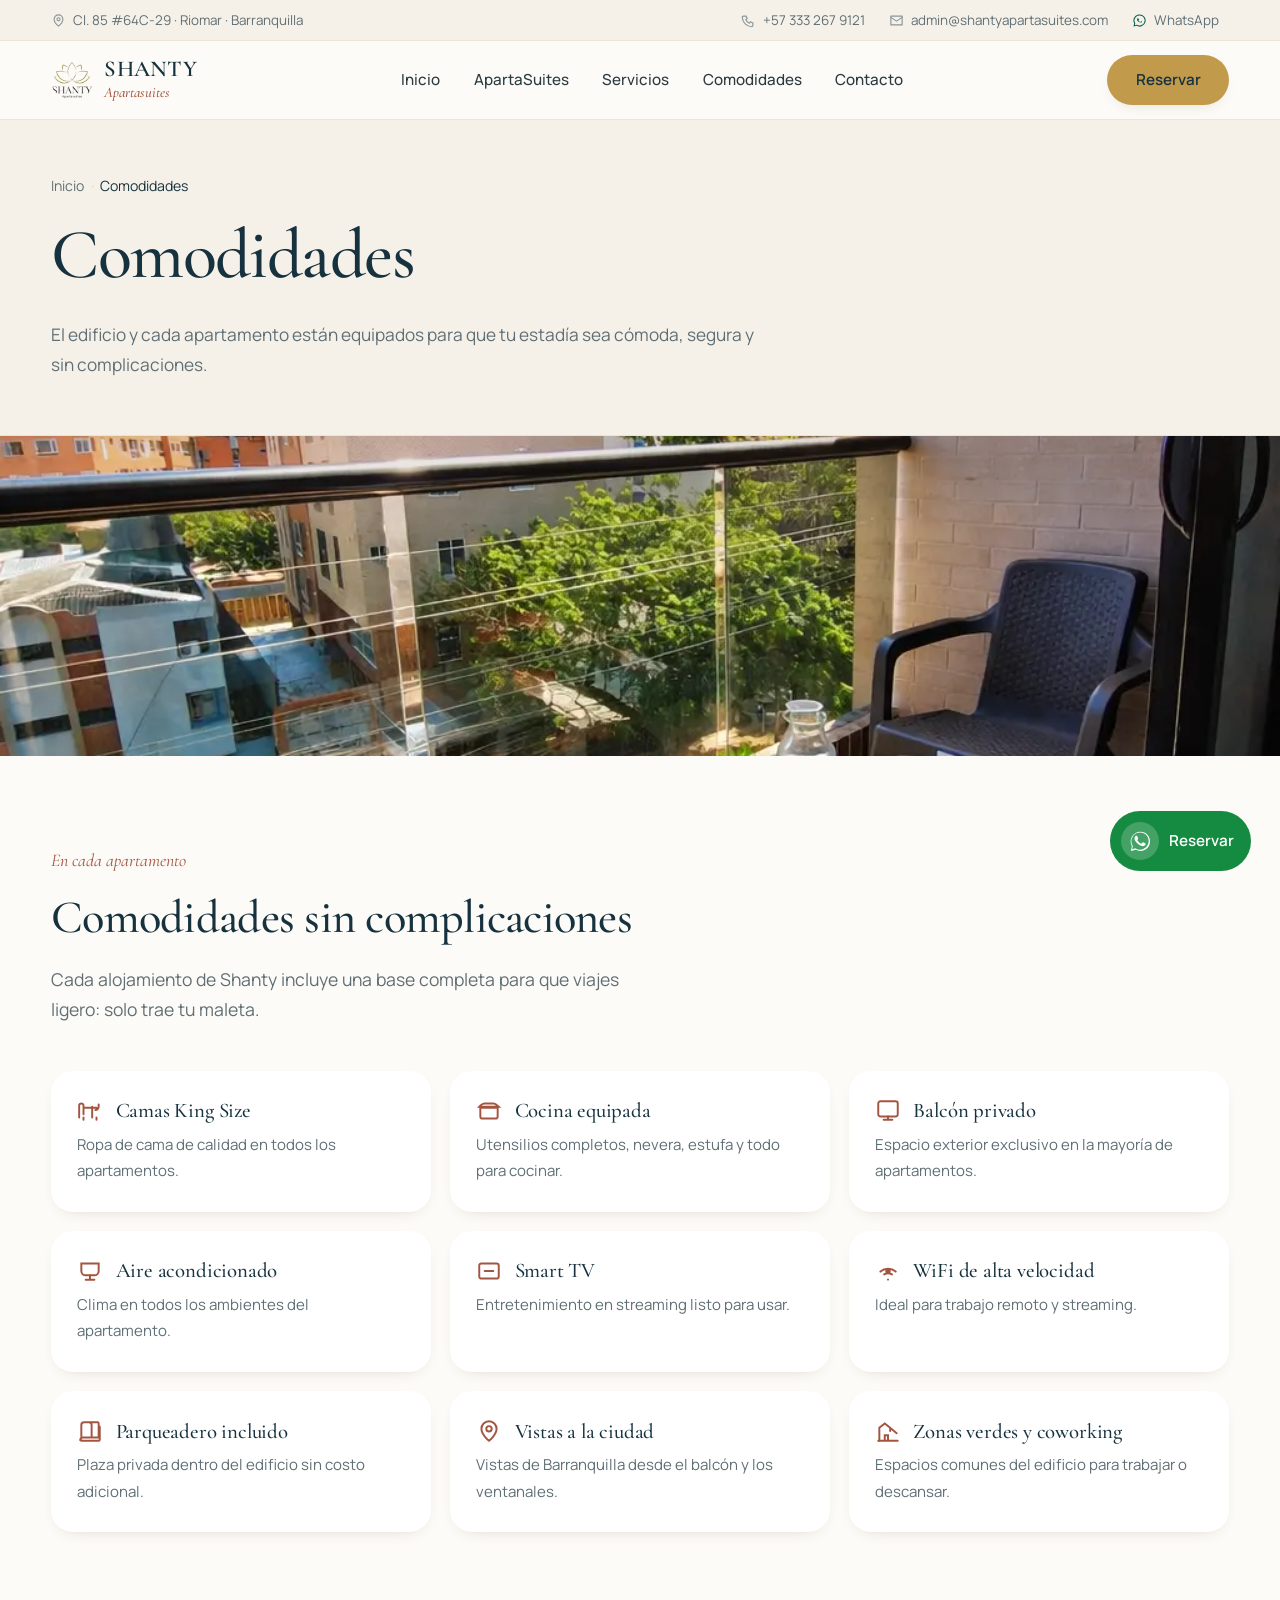
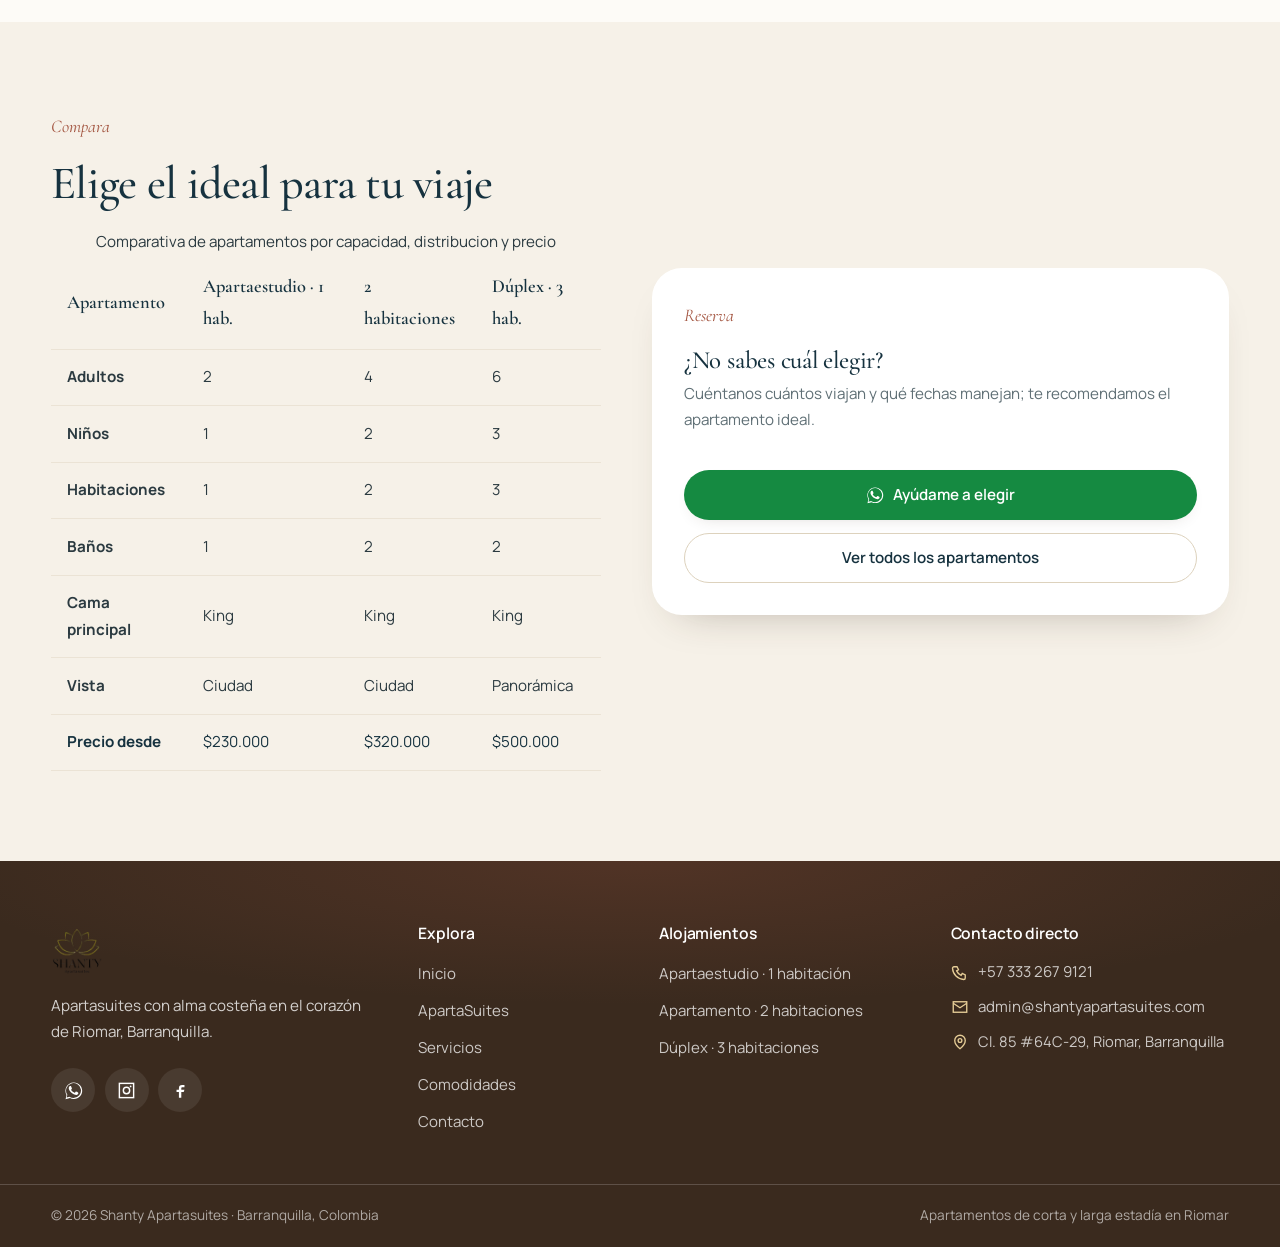
<file: comodidades.html>
<!DOCTYPE html>
<html lang="es">
<head>
  <meta charset="UTF-8">
  <meta name="viewport" content="width=device-width, initial-scale=1.0">
  <title>Comodidades de los apartamentos | Shanty Apartasuites</title>
  <meta name="description" content="Comodidades de cada apartamento de Shanty: cama king, cocina equipada, balcón privado, Smart TV, aire acondicionado, WiFi y parqueadero en Riomar, Barranquilla.">
  <link rel="canonical" href="https://shantyapartasuites.com/comodidades/">

  <meta property="og:type" content="website">
  <meta property="og:title" content="Comodidades de los apartamentos | Shanty Apartasuites">
  <meta property="og:description" content="Cama king, cocina equipada, balcón privado, Smart TV, aire acondicionado y más.">
  <meta property="og:url" content="https://shantyapartasuites.com/comodidades/">
  <meta property="og:site_name" content="Shanty Apartasuites">

  <meta property="og:locale" content="es_CO">
  <meta property="og:image" content="https://shantyapartasuites.com/img/og-image.jpg">
  <meta property="og:image:width" content="1200">
  <meta property="og:image:height" content="630">
  <meta property="og:image:alt" content="Shanty Apartasuites - Apartamentos en Riomar, Barranquilla">
  <meta name="twitter:card" content="summary_large_image">
  <meta name="twitter:image" content="https://shantyapartasuites.com/img/og-image.jpg">
  <meta name="twitter:image:alt" content="Shanty Apartasuites - Apartamentos en Riomar, Barranquilla">
  <meta name="theme-color" content="#0a1f2b">
  <link rel="icon" href="img/logo.webp" type="image/webp">
  <link rel="apple-touch-icon" href="img/logo.webp">
  <link rel="preconnect" href="https://fonts.googleapis.com">
  <link rel="preconnect" href="https://fonts.gstatic.com" crossorigin>
  <link href="https://fonts.googleapis.com/css2?family=Cormorant+Garamond:ital,wght@0,500;0,600;0,700;1,500;1,600&family=Manrope:wght@400;500;600;700&display=swap" rel="stylesheet">
  <link rel="stylesheet" href="css/styles.css">
  <noscript><style>.reveal{opacity:1;transform:none}</style></noscript>
</head>
<body>
  <a class="skip-link" href="#main">Ir al contenido</a>

  <div class="topbar">
    <div class="container topbar-inner">
      <p class="topbar-note">
        <svg aria-hidden="true" viewBox="0 0 24 24" fill="none" stroke="currentColor" stroke-width="1.8" stroke-linecap="round" stroke-linejoin="round"><path d="M12 21s-7-5.5-7-11a7 7 0 0 1 14 0c0 5.5-7 11-7 11z"/><circle cx="12" cy="10" r="2.5"/></svg>
        <span>Cl. 85 #64C-29 &middot; Riomar &middot; Barranquilla</span>
      </p>
      <ul class="topbar-links">
        <li>
          <a href="tel:+573332679121">
            <svg aria-hidden="true" viewBox="0 0 24 24" fill="none" stroke="currentColor" stroke-width="1.8" stroke-linecap="round" stroke-linejoin="round"><path d="M4 5h4l2 4-2.5 1.5a12 12 0 0 0 6 6L15 14l4 2v4a2 2 0 0 1-2 2A16 16 0 0 1 2 7a2 2 0 0 1 2-2z"/></svg>
            <span>+57 333 267 9121</span>
          </a>
        </li>
        <li class="is-mail">
          <a href="mailto:admin@shantyapartasuites.com">
            <svg aria-hidden="true" viewBox="0 0 24 24" fill="none" stroke="currentColor" stroke-width="1.8" stroke-linecap="round" stroke-linejoin="round"><rect x="3" y="5" width="18" height="14"/><path d="m3 7 9 6 9-6"/></svg>
            <span>admin@shantyapartasuites.com</span>
          </a>
        </li>
        <li class="is-wa">
          <a href="https://wa.me/573332679121" rel="noopener" target="_blank">
            <svg aria-hidden="true" viewBox="0 0 32 32" fill="currentColor"><path d="M16 3C8.8 3 3 8.8 3 16c0 2.3.6 4.4 1.6 6.3L3 29l6.9-1.6A13 13 0 1 0 16 3m0 23.8c-2 0-3.9-.5-5.5-1.5l-.4-.2-4.1 1 1.1-4-.2-.4A10.8 10.8 0 1 1 16 26.8m5.9-8.1c-.3-.2-1.9-.9-2.2-1-.3-.1-.5-.2-.7.2s-.8 1-.9 1.2c-.2.2-.3.2-.6.1-1.6-.8-2.6-1.4-3.6-3.1-.3-.5.3-.5.8-1.4.1-.2.1-.4 0-.6l-1-2.3c-.2-.6-.5-.5-.7-.5h-.6c-.2 0-.6.1-.9.4-1.2 1.3-1.1 3.1.1 4.7 1.2 1.6 2.9 2.7 4.5 3.4.6.2 1.1.3 1.5.4.7.2 1.2.2 1.7.1.5-.1 1.6-.7 1.8-1.3.2-.7.2-1.2.1-1.3-.1-.1-.3-.2-.6-.3"/></svg>
            <span>WhatsApp</span>
          </a>
        </li>
      </ul>
    </div>
  </div>

  <header class="site-header">
    <div class="container header-inner">
      <a class="brand" href="index.html" aria-label="Shanty Apartasuites — inicio">
        <img src="img/logo.webp" alt="" width="40" height="40">
        <span class="brand-text">SHANTY<small>Apartasuites</small></span>
      </a>
      <nav class="site-nav" id="menu-principal" aria-label="Principal">
        <ul>
          <li><a href="index.html">Inicio</a></li>
          <li class="has-sub">
            <a href="apartasuites.html">ApartaSuites</a>
            <ul class="submenu">
              <li><a href="apartamento-1-habitacion.html">Apartaestudio · 1 habitación</a></li>
              <li><a href="apartamento-2-habitaciones.html">Apartamento · 2 habitaciones</a></li>
              <li><a href="duplex-3-habitaciones.html">Dúplex · 3 habitaciones</a></li>
            </ul>
          </li>
          <li><a href="servicios.html">Servicios</a></li>
          <li><a href="comodidades.html">Comodidades</a></li>
          <li><a href="contacto.html">Contacto</a></li>
        </ul>
      </nav>
      <a class="btn btn-gold nav-cta" href="https://wa.me/573332679121?text=Hola%2C%20quiero%20reservar%20en%20Shanty%20Apartasuites">Reservar</a>
      <button class="nav-toggle" aria-expanded="false" aria-controls="menu-principal" aria-label="Abrir menú">
        <svg width="24" height="24" viewBox="0 0 24 24" fill="none" stroke="currentColor" stroke-width="2" stroke-linecap="round"><path d="M4 7h16M4 12h16M4 17h16"/></svg>
      </button>
    </div>
  </header>

  <main id="main">
    <section class="page-head">
      <div class="page-head-bar">
        <div class="container">
          <ol class="crumb-list">
            <li><a href="index.html">Inicio</a></li>
            <li aria-current="page">Comodidades</li>
          </ol>
          <h1>Comodidades</h1>
          <p class="page-head-lede">El edificio y cada apartamento están equipados para que tu estadía sea cómoda, segura y sin complicaciones.</p>
        </div>
      </div>
      <figure class="page-head-fig">
        <img src="img/apart-1/balcon.webp" alt="Balcón privado con vista a la ciudad" width="1600" height="400" loading="eager">
      </figure>
    </section>

    <section class="section">
      <div class="container">
        <div class="section-head reveal">
          <span class="eyebrow">En cada apartamento</span>
          <h2>Comodidades sin complicaciones</h2>
          <p class="lead">Cada alojamiento de Shanty incluye una base completa para que viajes ligero: solo trae tu maleta.</p>
        </div>
        <ol class="spec-list">
          <li class="spec reveal">
            <div class="spec-head">
              <svg aria-hidden="true" viewBox="0 0 24 24" fill="none" stroke="currentColor" stroke-width="1.8" stroke-linecap="round"><path d="M2 18V7a2 2 0 0 1 4 0v8M6 9h12M6 18v2M18 18v2M14 8v10M20 6v2a3 3 0 0 1-3 3"/></svg>
              <h3>Camas King Size</h3>
            </div>
            <p>Ropa de cama de calidad en todos los apartamentos.</p>
          </li>
          <li class="spec reveal">
            <div class="spec-head">
              <svg aria-hidden="true" viewBox="0 0 24 24" fill="none" stroke="currentColor" stroke-width="1.8" stroke-linecap="round"><path d="M4 9h16M4 9a4 4 0 0 1 4-4h8a4 4 0 0 1 2.8 1.2L21 8H3l1.2-1.2M4 9v8a2 2 0 0 0 2 2h12a2 2 0 0 0 2-2V9"/></svg>
              <h3>Cocina equipada</h3>
            </div>
            <p>Utensilios completos, nevera, estufa y todo para cocinar.</p>
          </li>
          <li class="spec reveal">
            <div class="spec-head">
              <svg aria-hidden="true" viewBox="0 0 24 24" fill="none" stroke="currentColor" stroke-width="1.8" stroke-linecap="round"><rect x="3" y="3" width="18" height="14" rx="2"/><path d="M8 20h8M12 17v3"/></svg>
              <h3>Balcón privado</h3>
            </div>
            <p>Espacio exterior exclusivo en la mayoría de apartamentos.</p>
          </li>
          <li class="spec reveal">
            <div class="spec-head">
              <svg aria-hidden="true" viewBox="0 0 24 24" fill="none" stroke="currentColor" stroke-width="1.8" stroke-linecap="round"><path d="M4 5h16v7a4 4 0 0 1-4 4H8a4 4 0 0 1-4-4V5z"/><path d="M8 20h8M12 16v4"/></svg>
              <h3>Aire acondicionado</h3>
            </div>
            <p>Clima en todos los ambientes del apartamento.</p>
          </li>
          <li class="spec reveal">
            <div class="spec-head">
              <svg aria-hidden="true" viewBox="0 0 24 24" fill="none" stroke="currentColor" stroke-width="1.8" stroke-linecap="round"><rect x="3" y="5" width="18" height="14" rx="2"/><path d="M8 12h8"/></svg>
              <h3>Smart TV</h3>
            </div>
            <p>Entretenimiento en streaming listo para usar.</p>
          </li>
          <li class="spec reveal">
            <div class="spec-head">
              <svg aria-hidden="true" viewBox="0 0 24 24" fill="none" stroke="currentColor" stroke-width="1.8" stroke-linecap="round"><path d="M5 12.55a11 11 0 0 1 14.08 0M8.5 15.1a7 7 0 0 1 7.15 0M12 20l-.01-.01"/><circle cx="12" cy="12" r="1.6" fill="currentColor"/></svg>
              <h3>WiFi de alta velocidad</h3>
            </div>
            <p>Ideal para trabajo remoto y streaming.</p>
          </li>
          <li class="spec reveal">
            <div class="spec-head">
              <svg aria-hidden="true" viewBox="0 0 24 24" fill="none" stroke="currentColor" stroke-width="1.8" stroke-linecap="round" stroke-linejoin="round"><path d="M4 17V6.5A2.5 2.5 0 0 1 6.5 4H11a2.5 2.5 0 0 1 2.5 2.5V17M6.5 4H19a1 1 0 0 1 1 1v12a1 1 0 0 1-1 1H5.5A2.5 2.5 0 0 0 3 20.5V20a1 1 0 0 1 1 1h16a1 1 0 0 0 1-1V8"/></svg>
              <h3>Parqueadero incluido</h3>
            </div>
            <p>Plaza privada dentro del edificio sin costo adicional.</p>
          </li>
          <li class="spec reveal">
            <div class="spec-head">
              <svg aria-hidden="true" viewBox="0 0 24 24" fill="none" stroke="currentColor" stroke-width="1.8" stroke-linecap="round"><path d="M12 21s-7-5.5-7-11a7 7 0 0 1 14 0c0 5.5-7 11-7 11z"/><circle cx="12" cy="10" r="2.5"/></svg>
              <h3>Vistas a la ciudad</h3>
            </div>
            <p>Vistas de Barranquilla desde el balcón y los ventanales.</p>
          </li>
          <li class="spec reveal">
            <div class="spec-head">
              <svg aria-hidden="true" viewBox="0 0 24 24" fill="none" stroke="currentColor" stroke-width="1.8" stroke-linecap="round"><path d="M4 21V9l5-4 5 4M14 12V9l6 5"/><path d="M3 21h18M9 21v-5h3v5"/></svg>
              <h3>Zonas verdes y coworking</h3>
            </div>
            <p>Espacios comunes del edificio para trabajar o descansar.</p>
          </li>
        </ol>
      </div>
    </section>

    <section class="section page-tint">
      <div class="container">
        <div class="loc-grid">
          <div class="reveal">
            <span class="eyebrow">Compara</span>
            <h2 style="margin-bottom:1.2rem">Elige el ideal para tu viaje</h2>
            <div style="overflow-x:auto">
              <table class="compare-table">
                  <caption>Comparativa de apartamentos por capacidad, distribucion y precio</caption>
                <thead>
                  <tr>
                    <th scope="col">Apartamento</th>
                    <th scope="col">Apartaestudio · 1 hab.</th>
                    <th scope="col">2 habitaciones</th>
                    <th scope="col">Dúplex · 3 hab.</th>
                  </tr>
                </thead>
                <tbody>
                  <tr><th scope="row">Adultos</th><td>2</td><td>4</td><td>6</td></tr>
                  <tr><th scope="row">Niños</th><td>1</td><td>2</td><td>3</td></tr>
                  <tr><th scope="row">Habitaciones</th><td>1</td><td>2</td><td>3</td></tr>
                  <tr><th scope="row">Baños</th><td>1</td><td>2</td><td>2</td></tr>
                  <tr><th scope="row">Cama principal</th><td>King</td><td>King</td><td>King</td></tr>
                  <tr><th scope="row">Vista</th><td>Ciudad</td><td>Ciudad</td><td>Panorámica</td></tr>
                  <tr class="price-row"><th scope="row">Precio desde</th><td>$230.000</td><td>$320.000</td><td>$500.000</td></tr>
                </tbody>
              </table>
            </div>
          </div>
          <aside class="sidebox reveal">
            <span class="eyebrow">Reserva</span>
            <h3>¿No sabes cuál elegir?</h3>
            <p>Cuéntanos cuántos viajan y qué fechas manejan; te recomendamos el apartamento ideal.</p>
            <a class="btn whatsapp-btn form-cta" href="https://wa.me/573332679121?text=Hola%2C%20me%20ayudan%20a%20elegir%20el%20apartamento%20ideal%20en%20Shanty%20Apartasuites">
              <svg viewBox="0 0 24 24" fill="currentColor" aria-hidden="true"><path d="M17.47 14.38c-.3-.15-1.76-.87-2.03-.97-.27-.1-.47-.15-.67.15-.2.3-.77.97-.94 1.17-.17.2-.35.22-.65.07-.3-.15-1.26-.46-2.4-1.48-.89-.79-1.49-1.77-1.66-2.07-.17-.3-.02-.46.13-.61.13-.13.3-.35.45-.52.15-.17.2-.3.3-.5.1-.2.05-.37-.02-.52-.08-.15-.67-1.62-.92-2.22-.24-.58-.49-.5-.67-.51h-.57c-.2 0-.52.07-.8.37-.27.3-1.04 1.02-1.04 2.49s1.07 2.89 1.22 3.09c.15.2 2.1 3.21 5.1 4.5.71.3 1.27.49 1.7.63.72.23 1.37.2 1.88.12.58-.09 1.76-.72 2.01-1.41.25-.7.25-1.29.17-1.41-.07-.13-.27-.2-.57-.35zM12.04 21.5h-.01a9.42 9.42 0 0 1-4.8-1.31l-.34-.2-3.57.93.95-3.48-.23-.36a9.41 9.41 0 1 1 8 4.42zM12.04 2a10.41 10.41 0 0 0-8.9 15.6L2 23l5.56-1.46A10.41 10.41 0 1 0 12.04 2z"/></svg>
              Ayúdame a elegir
            </a>
            <a class="btn btn-outline" style="margin-top:.8rem" href="apartasuites.html">Ver todos los apartamentos</a>
          </aside>
        </div>
      </div>
    </section>
  </main>

  <div class="lightbox" role="dialog" aria-modal="true" aria-label="Visor de imágenes">
    <button class="lb-btn lb-close" aria-label="Cerrar">&times;</button>
    <button class="lb-btn lb-prev" aria-label="Anterior">&#8249;</button>
    <button class="lb-btn lb-next" aria-label="Siguiente">&#8250;</button>
    <span class="lb-count"></span>
  </div>

  <footer class="site-footer">
    <div class="container">
      <div class="footer-grid">
        <div class="footer-brand">
          <img src="img/logo.webp" alt="Shanty Apartasuites" width="48" height="48">
          <p>Apartasuites con alma costeña en el corazón de Riomar, Barranquilla.</p>
          <div class="social-row">
            <a href="https://wa.me/573332679121" aria-label="WhatsApp"><svg viewBox="0 0 24 24" fill="currentColor" aria-hidden="true"><path d="M17.47 14.38c-.3-.15-1.76-.87-2.03-.97-.27-.1-.47-.15-.67.15-.2.3-.77.97-.94 1.17-.17.2-.35.22-.65.07-.3-.15-1.26-.46-2.4-1.48-.89-.79-1.49-1.77-1.66-2.07-.17-.3-.02-.46.13-.61.13-.13.3-.35.45-.52.15-.17.2-.3.3-.5.1-.2.05-.37-.02-.52-.08-.15-.67-1.62-.92-2.22-.24-.58-.49-.5-.67-.51h-.57c-.2 0-.52.07-.8.37-.27.3-1.04 1.02-1.04 2.49s1.07 2.89 1.22 3.09c.15.2 2.1 3.21 5.1 4.5.71.3 1.27.49 1.7.63.72.23 1.37.2 1.88.12.58-.09 1.76-.72 2.01-1.41.25-.7.25-1.29.17-1.41-.07-.13-.27-.2-.57-.35zM12.04 21.5h-.01a9.42 9.42 0 0 1-4.8-1.31l-.34-.2-3.57.93.95-3.48-.23-.36a9.41 9.41 0 1 1 8 4.42zM12.04 2a10.41 10.41 0 0 0-8.9 15.6L2 23l5.56-1.46A10.41 10.41 0 1 0 12.04 2z"/></svg></a>
            <a href="https://www.instagram.com/shanty_apartasuites/" aria-label="Instagram" rel="noopener" target="_blank"><svg viewBox="0 0 24 24" fill="none" stroke="currentColor" stroke-width="1.8"><rect x="3" y="3" width="18" height="18"/><circle cx="12" cy="12" r="4"/><circle cx="17.2" cy="6.8" r="1.1" fill="currentColor" stroke="none"/></svg></a>
            <a href="https://www.facebook.com/watch/?v=1342128797878140" aria-label="Facebook" rel="noopener" target="_blank"><svg viewBox="0 0 24 24" fill="currentColor"><path d="M14 8h3V5h-3a4 4 0 0 0-4 4v2H7v3h3v7h3v-7h3l1-3h-4V9a1 1 0 0 1 1-1z"/></svg></a>
          </div>
        </div>
        <nav aria-label="Explora">
          <h3>Explora</h3>
          <ul class="footer-links">
            <li><a href="index.html">Inicio</a></li>
            <li><a href="apartasuites.html">ApartaSuites</a></li>
            <li><a href="servicios.html">Servicios</a></li>
            <li><a href="comodidades.html">Comodidades</a></li>
            <li><a href="contacto.html">Contacto</a></li>
          </ul>
        </nav>
        <nav aria-label="Alojamientos">
          <h3>Alojamientos</h3>
          <ul class="footer-links">
            <li><a href="apartamento-1-habitacion.html">Apartaestudio · 1 habitación</a></li>
            <li><a href="apartamento-2-habitaciones.html">Apartamento · 2 habitaciones</a></li>
            <li><a href="duplex-3-habitaciones.html">Dúplex · 3 habitaciones</a></li>
          </ul>
        </nav>
        <div>
          <h3>Contacto directo</h3>
          <ul class="footer-links footer-contact">
            <li><svg viewBox="0 0 24 24" fill="none" stroke="currentColor" stroke-width="1.8" aria-hidden="true"><path d="M4 5h4l2 4-2.5 1.5a12 12 0 0 0 6 6L15 14l4 2v4a2 2 0 0 1-2 2A16 16 0 0 1 2 7a2 2 0 0 1 2-2z"/></svg><a href="tel:+573332679121">+57 333 267 9121</a></li>
            <li><svg viewBox="0 0 24 24" fill="none" stroke="currentColor" stroke-width="1.8" aria-hidden="true"><rect x="3" y="5" width="18" height="14"/><path d="m3 7 9 6 9-6"/></svg><a href="mailto:admin@shantyapartasuites.com">admin@shantyapartasuites.com</a></li>
            <li><svg viewBox="0 0 24 24" fill="none" stroke="currentColor" stroke-width="1.8" aria-hidden="true"><path d="M12 21s-7-5.5-7-11a7 7 0 0 1 14 0c0 5.5-7 11-7 11z"/><circle cx="12" cy="10" r="2.5"/></svg><span>Cl. 85 #64C-29, Riomar, Barranquilla</span></li>
          </ul>
        </div>
      </div>
    </div>

    <div class="footer-bottom">
      <div class="container">
        <span>© <span id="year">2026</span> Shanty Apartasuites · Barranquilla, Colombia</span>
        <span>Apartamentos de corta y larga estadía en Riomar</span>
      </div>
    </div>
  </footer>

  <a class="wa-float" href="https://wa.me/573332679121?text=Hola%2C%20quiero%20reservar%20en%20Shanty%20Apartasuites" aria-label="Reservar por WhatsApp">
    <span class="wa-icon">
      <svg viewBox="0 0 24 24" fill="currentColor" aria-hidden="true"><path d="M17.47 14.38c-.3-.15-1.76-.87-2.03-.97-.27-.1-.47-.15-.67.15-.2.3-.77.97-.94 1.17-.17.2-.35.22-.65.07-.3-.15-1.26-.46-2.4-1.48-.89-.79-1.49-1.77-1.66-2.07-.17-.3-.02-.46.13-.61.13-.13.3-.35.45-.52.15-.17.2-.3.3-.5.1-.2.05-.37-.02-.52-.08-.15-.67-1.62-.92-2.22-.24-.58-.49-.5-.67-.51h-.57c-.2 0-.52.07-.8.37-.27.3-1.04 1.02-1.04 2.49s1.07 2.89 1.22 3.09c.15.2 2.1 3.21 5.1 4.5.71.3 1.27.49 1.7.63.72.23 1.37.2 1.88.12.58-.09 1.76-.72 2.01-1.41.25-.7.25-1.29.17-1.41-.07-.13-.27-.2-.57-.35zM12.04 21.5h-.01a9.42 9.42 0 0 1-4.8-1.31l-.34-.2-3.57.93.95-3.48-.23-.36a9.41 9.41 0 1 1 8 4.42zM12.04 2a10.41 10.41 0 0 0-8.9 15.6L2 23l5.56-1.46A10.41 10.41 0 1 0 12.04 2z"/></svg>
    </span>
    <span class="wa-label" aria-hidden="true">Reservar</span>
  </a>

  <script src="js/main.js"></script>
</body>
</html>
</file>
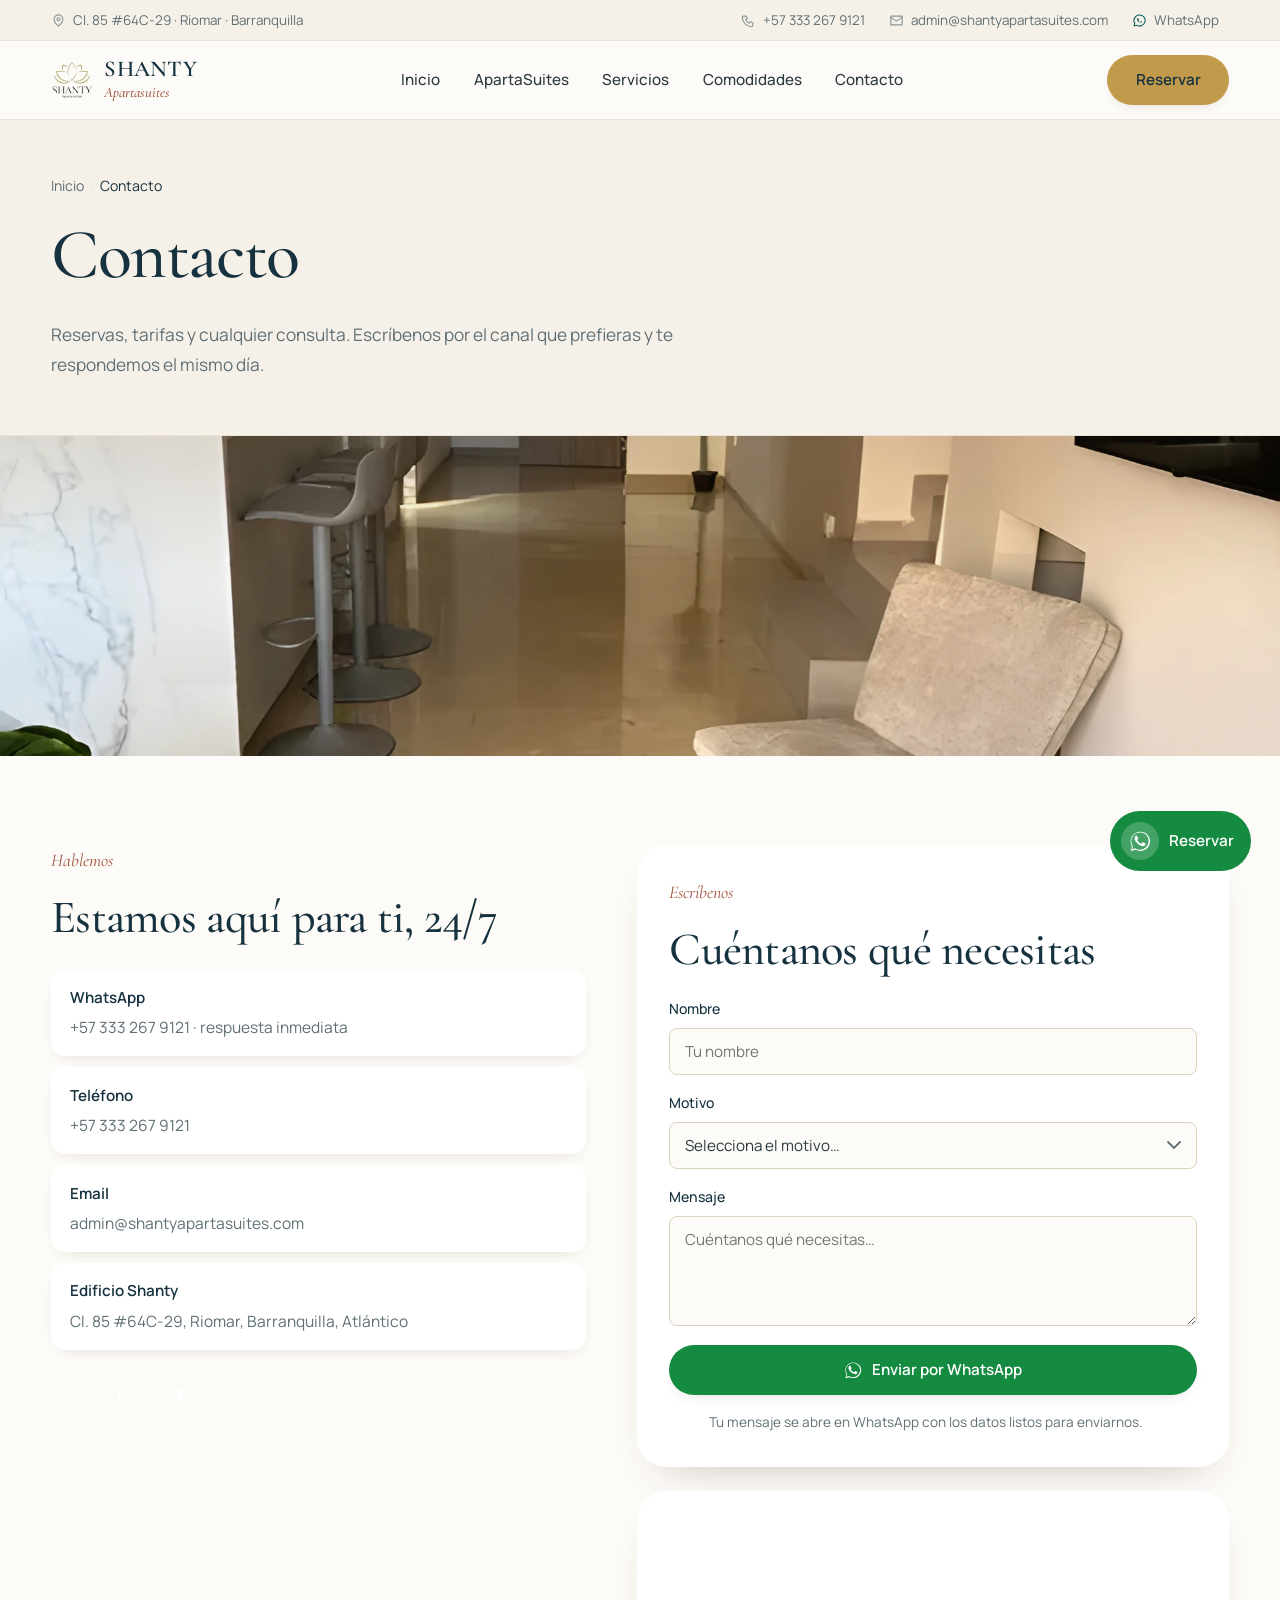
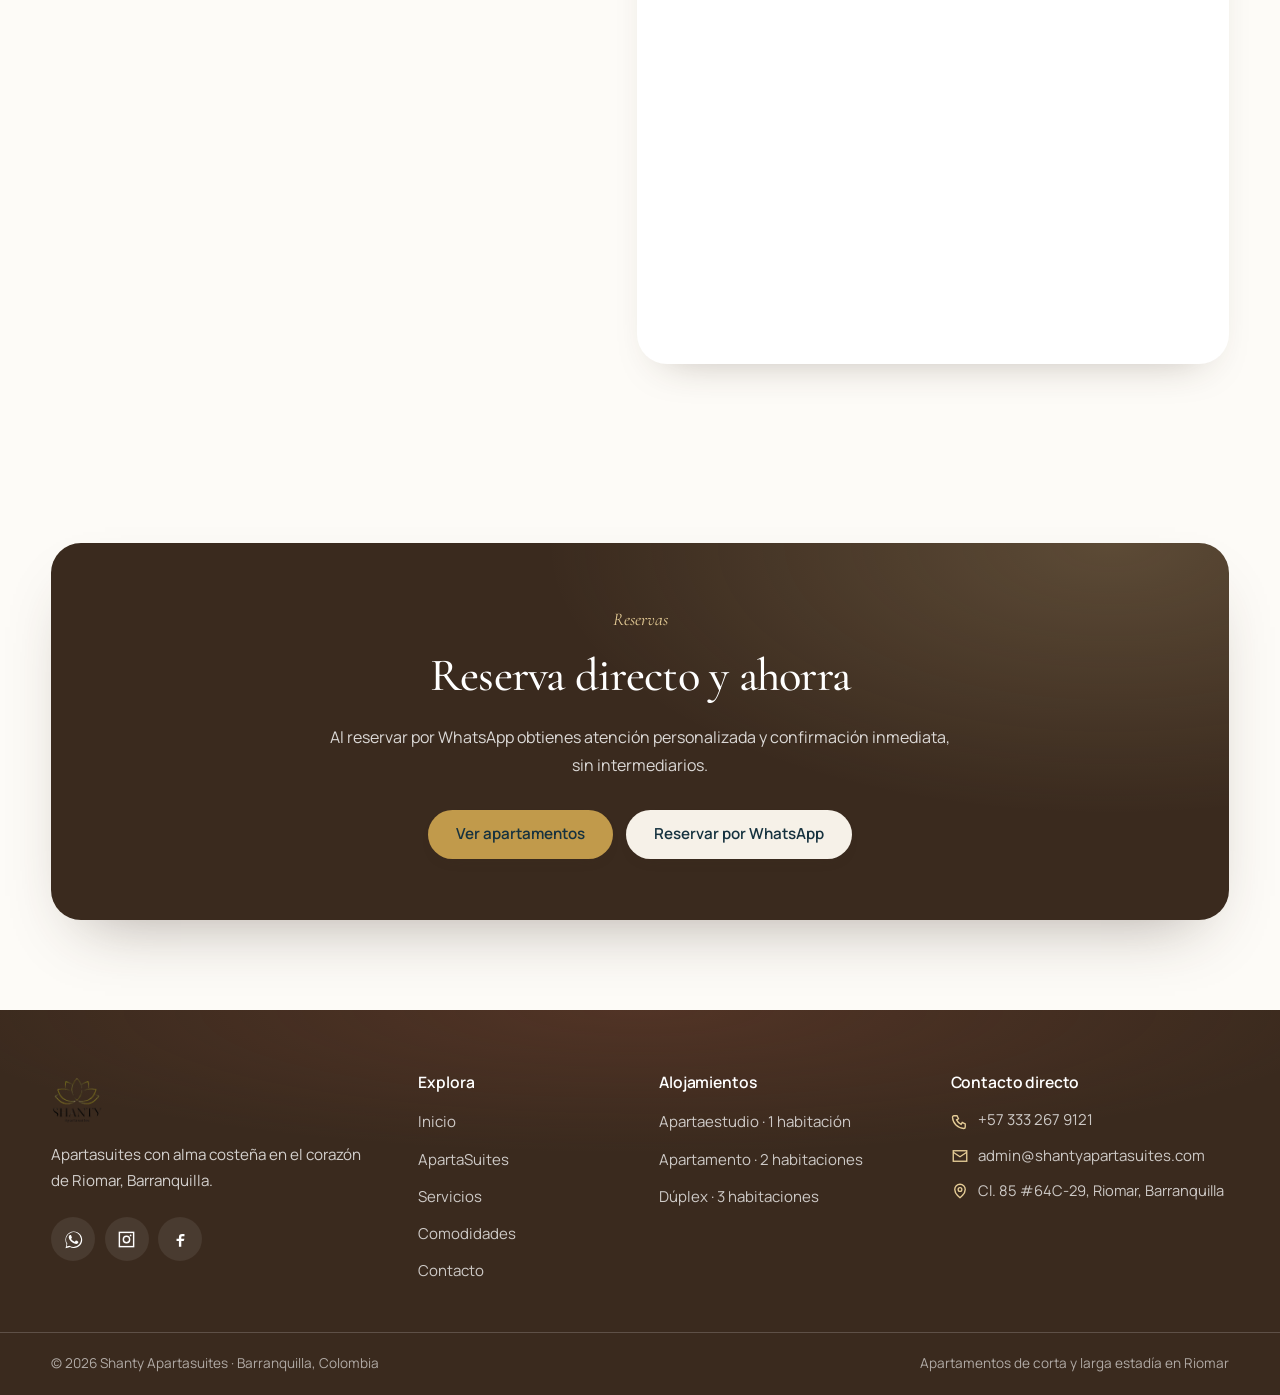
<file: contacto.html>
<!DOCTYPE html>
<html lang="es">
<head>
  <meta charset="UTF-8">
  <meta name="viewport" content="width=device-width, initial-scale=1.0">
  <title>Contacto y reservas | Shanty Apartasuites en Riomar</title>
  <meta name="description" content="Contacta a Shanty Apartasuites en Riomar, Barranquilla. WhatsApp +57 333 267 9121, email y mapa. Reserva tu apartamento por WhatsApp.">
  <link rel="canonical" href="https://shantyapartasuites.com/contacto/">

  <meta property="og:type" content="website">
  <meta property="og:title" content="Contacto y reservas | Shanty Apartasuites en Riomar">
  <meta property="og:description" content="Escríbenos por WhatsApp para reservar o consultar. Cl. 85 #64c-29, Riomar, Barranquilla.">
  <meta property="og:url" content="https://shantyapartasuites.com/contacto/">
  <meta property="og:site_name" content="Shanty Apartasuites">

  <meta property="og:locale" content="es_CO">
  <meta property="og:image" content="https://shantyapartasuites.com/img/og-image.jpg">
  <meta property="og:image:width" content="1200">
  <meta property="og:image:height" content="630">
  <meta property="og:image:alt" content="Shanty Apartasuites - Apartamentos en Riomar, Barranquilla">
  <meta name="twitter:card" content="summary_large_image">
  <meta name="twitter:image" content="https://shantyapartasuites.com/img/og-image.jpg">
  <meta name="twitter:image:alt" content="Shanty Apartasuites - Apartamentos en Riomar, Barranquilla">
  <meta name="theme-color" content="#0a1f2b">
  <link rel="icon" href="img/logo.webp" type="image/webp">
  <link rel="apple-touch-icon" href="img/logo.webp">
  <link rel="preconnect" href="https://fonts.googleapis.com">
  <link rel="preconnect" href="https://fonts.gstatic.com" crossorigin>
  <link href="https://fonts.googleapis.com/css2?family=Cormorant+Garamond:ital,wght@0,500;0,600;0,700;1,500;1,600&family=Manrope:wght@400;500;600;700&display=swap" rel="stylesheet">
  <link rel="stylesheet" href="css/styles.css">
  <noscript><style>.reveal{opacity:1;transform:none}</style></noscript>

  <script type="application/ld+json">
  {
    "@context": "https://schema.org",
    "@type": "ContactPage",
    "name": "Contacto y reservas - Shanty Apartasuites",
    "url": "https://shantyapartasuites.com/contacto/",
    "inLanguage": "es-CO",
    "mainEntity": { "@id": "https://shantyapartasuites.com/#lodging" }
  }
  </script>
  <script type="application/ld+json">
  {
    "@context": "https://schema.org",
    "@type": "LodgingBusiness",
    "@id": "https://shantyapartasuites.com/#lodging",
    "name": "Shanty Apartasuites",
    "url": "https://shantyapartasuites.com/",
    "telephone": "+573332679121",
    "email": "admin@shantyapartasuites.com",
    "address": {
      "@type": "PostalAddress",
      "streetAddress": "Cl. 85 #64c-29, Riomar",
      "addressLocality": "Barranquilla",
      "addressRegion": "Atlántico",
      "addressCountry": "CO"
    },
    "geo": { "@type": "GeoCoordinates", "latitude": 11.0179, "longitude": -74.8408 },
    "contactPoint": [{
      "@type": "ContactPoint",
      "telephone": "+573332679121",
      "contactType": "reservations",
      "areaServed": "CO",
      "availableLanguage": ["es"]
    }]
  }
  </script>
</head>
<body>
  <a class="skip-link" href="#main">Ir al contenido</a>

  <div class="topbar">
    <div class="container topbar-inner">
      <p class="topbar-note">
        <svg aria-hidden="true" viewBox="0 0 24 24" fill="none" stroke="currentColor" stroke-width="1.8" stroke-linecap="round" stroke-linejoin="round"><path d="M12 21s-7-5.5-7-11a7 7 0 0 1 14 0c0 5.5-7 11-7 11z"/><circle cx="12" cy="10" r="2.5"/></svg>
        <span>Cl. 85 #64C-29 &middot; Riomar &middot; Barranquilla</span>
      </p>
      <ul class="topbar-links">
        <li>
          <a href="tel:+573332679121">
            <svg aria-hidden="true" viewBox="0 0 24 24" fill="none" stroke="currentColor" stroke-width="1.8" stroke-linecap="round" stroke-linejoin="round"><path d="M4 5h4l2 4-2.5 1.5a12 12 0 0 0 6 6L15 14l4 2v4a2 2 0 0 1-2 2A16 16 0 0 1 2 7a2 2 0 0 1 2-2z"/></svg>
            <span>+57 333 267 9121</span>
          </a>
        </li>
        <li class="is-mail">
          <a href="mailto:admin@shantyapartasuites.com">
            <svg aria-hidden="true" viewBox="0 0 24 24" fill="none" stroke="currentColor" stroke-width="1.8" stroke-linecap="round" stroke-linejoin="round"><rect x="3" y="5" width="18" height="14"/><path d="m3 7 9 6 9-6"/></svg>
            <span>admin@shantyapartasuites.com</span>
          </a>
        </li>
        <li class="is-wa">
          <a href="https://wa.me/573332679121" rel="noopener" target="_blank">
            <svg aria-hidden="true" viewBox="0 0 32 32" fill="currentColor"><path d="M16 3C8.8 3 3 8.8 3 16c0 2.3.6 4.4 1.6 6.3L3 29l6.9-1.6A13 13 0 1 0 16 3m0 23.8c-2 0-3.9-.5-5.5-1.5l-.4-.2-4.1 1 1.1-4-.2-.4A10.8 10.8 0 1 1 16 26.8m5.9-8.1c-.3-.2-1.9-.9-2.2-1-.3-.1-.5-.2-.7.2s-.8 1-.9 1.2c-.2.2-.3.2-.6.1-1.6-.8-2.6-1.4-3.6-3.1-.3-.5.3-.5.8-1.4.1-.2.1-.4 0-.6l-1-2.3c-.2-.6-.5-.5-.7-.5h-.6c-.2 0-.6.1-.9.4-1.2 1.3-1.1 3.1.1 4.7 1.2 1.6 2.9 2.7 4.5 3.4.6.2 1.1.3 1.5.4.7.2 1.2.2 1.7.1.5-.1 1.6-.7 1.8-1.3.2-.7.2-1.2.1-1.3-.1-.1-.3-.2-.6-.3"/></svg>
            <span>WhatsApp</span>
          </a>
        </li>
      </ul>
    </div>
  </div>

  <header class="site-header">
    <div class="container header-inner">
      <a class="brand" href="index.html" aria-label="Shanty Apartasuites — inicio">
        <img src="img/logo.webp" alt="" width="40" height="40">
        <span class="brand-text">SHANTY<small>Apartasuites</small></span>
      </a>
      <nav class="site-nav" id="menu-principal" aria-label="Principal">
        <ul>
          <li><a href="index.html">Inicio</a></li>
          <li class="has-sub">
            <a href="apartasuites.html">ApartaSuites</a>
            <ul class="submenu">
              <li><a href="apartamento-1-habitacion.html">Apartaestudio · 1 habitación</a></li>
              <li><a href="apartamento-2-habitaciones.html">Apartamento · 2 habitaciones</a></li>
              <li><a href="duplex-3-habitaciones.html">Dúplex · 3 habitaciones</a></li>
            </ul>
          </li>
          <li><a href="servicios.html">Servicios</a></li>
          <li><a href="comodidades.html">Comodidades</a></li>
          <li><a href="contacto.html">Contacto</a></li>
        </ul>
      </nav>
      <a class="btn btn-gold nav-cta" href="https://wa.me/573332679121?text=Hola%2C%20quiero%20reservar%20en%20Shanty%20Apartasuites">Reservar</a>
      <button class="nav-toggle" aria-expanded="false" aria-controls="menu-principal" aria-label="Abrir menú">
        <svg width="24" height="24" viewBox="0 0 24 24" fill="none" stroke="currentColor" stroke-width="2" stroke-linecap="round"><path d="M4 7h16M4 12h16M4 17h16"/></svg>
      </button>
    </div>
  </header>

  <main id="main">
    <section class="page-head">
      <div class="page-head-bar">
        <div class="container">
          <ol class="crumb-list">
            <li><a href="index.html">Inicio</a></li>
            <li aria-current="page">Contacto</li>
          </ol>
          <h1>Contacto</h1>
          <p class="page-head-lede">Reservas, tarifas y cualquier consulta. Escríbenos por el canal que prefieras y te respondemos el mismo día.</p>
        </div>
      </div>
      <figure class="page-head-fig">
        <img src="img/duplex/hero-duplex.webp" alt="Edificio Shanty Apartasuites en Riomar" width="1600" height="400" loading="eager">
      </figure>
    </section>

    <section class="section">
      <div class="container">
        <div class="contact-grid">

          <div class="reveal">
            <span class="eyebrow">Hablemos</span>
            <h2>Estamos aquí para ti, 24/7</h2>
            <ul class="info-list">
              <li>
                <div>
                  <b>WhatsApp</b>
                  <span><a href="https://wa.me/573332679121">+57 333 267 9121</a> · respuesta inmediata</span>
                </div>
              </li>
              <li>
                <div>
                  <b>Teléfono</b>
                  <span><a href="tel:+573332679121">+57 333 267 9121</a></span>
                </div>
              </li>
              <li>
                <div>
                  <b>Email</b>
                  <span><a href="mailto:admin@shantyapartasuites.com">admin@shantyapartasuites.com</a></span>
                </div>
              </li>
              <li>
                <div>
                  <b>Edificio Shanty</b>
                  <span>Cl. 85 #64C-29, Riomar, Barranquilla, Atlántico</span>
                </div>
              </li>
            </ul>
            <div class="social-row">
              <a href="https://wa.me/573332679121" aria-label="WhatsApp"><svg viewBox="0 0 24 24" fill="currentColor" aria-hidden="true"><path d="M17.47 14.38c-.3-.15-1.76-.87-2.03-.97-.27-.1-.47-.15-.67.15-.2.3-.77.97-.94 1.17-.17.2-.35.22-.65.07-.3-.15-1.26-.46-2.4-1.48-.89-.79-1.49-1.77-1.66-2.07-.17-.3-.02-.46.13-.61.13-.13.3-.35.45-.52.15-.17.2-.3.3-.5.1-.2.05-.37-.02-.52-.08-.15-.67-1.62-.92-2.22-.24-.58-.49-.5-.67-.51h-.57c-.2 0-.52.07-.8.37-.27.3-1.04 1.02-1.04 2.49s1.07 2.89 1.22 3.09c.15.2 2.1 3.21 5.1 4.5.71.3 1.27.49 1.7.63.72.23 1.37.2 1.88.12.58-.09 1.76-.72 2.01-1.41.25-.7.25-1.29.17-1.41-.07-.13-.27-.2-.57-.35zM12.04 21.5h-.01a9.42 9.42 0 0 1-4.8-1.31l-.34-.2-3.57.93.95-3.48-.23-.36a9.41 9.41 0 1 1 8 4.42zM12.04 2a10.41 10.41 0 0 0-8.9 15.6L2 23l5.56-1.46A10.41 10.41 0 1 0 12.04 2z"/></svg></a>
              <a href="https://www.instagram.com/shanty_apartasuites/" aria-label="Instagram" rel="noopener" target="_blank"><svg viewBox="0 0 24 24" fill="none" stroke="currentColor" stroke-width="1.8"><rect x="3" y="3" width="18" height="18" rx="5"/><circle cx="12" cy="12" r="4"/><circle cx="17.2" cy="6.8" r="1.1" fill="currentColor" stroke="none"/></svg></a>
              <a href="https://www.facebook.com/watch/?v=1342128797878140" aria-label="Facebook" rel="noopener" target="_blank"><svg viewBox="0 0 24 24" fill="currentColor"><path d="M14 8h3V5h-3a4 4 0 0 0-4 4v2H7v3h3v7h3v-7h3l1-3h-4V9a1 1 0 0 1 1-1z"/></svg></a>
            </div>
          </div>

          <div class="reveal">
            <form class="booking-form" style="margin-bottom:1.5rem">
              <span class="eyebrow">Escríbenos</span>
              <h2>Cuéntanos qué necesitas</h2>
              <div class="form-grid">
                <div class="field full"><label for="nombre">Nombre</label><input type="text" id="nombre" name="nombre" placeholder="Tu nombre" autocomplete="name" required></div>
                <div class="field full"><label for="asunto">Motivo</label>
                  <select id="asunto" name="asunto" required>
                    <option value="" selected disabled>Selecciona el motivo…</option>
                    <option>Quiero reservar</option>
                    <option>Consultar disponibilidad</option>
                    <option>Tarifas y promociones</option>
                    <option>Otra consulta</option>
                  </select>
                </div>
                <div class="field full"><label for="mensaje">Mensaje</label><textarea id="mensaje" name="mensaje" rows="4" required placeholder="Cuéntanos qué necesitas…"></textarea></div>
              </div>
              <button class="btn whatsapp-btn form-cta" type="submit">
                <svg viewBox="0 0 24 24" fill="currentColor" aria-hidden="true"><path d="M17.47 14.38c-.3-.15-1.76-.87-2.03-.97-.27-.1-.47-.15-.67.15-.2.3-.77.97-.94 1.17-.17.2-.35.22-.65.07-.3-.15-1.26-.46-2.4-1.48-.89-.79-1.49-1.77-1.66-2.07-.17-.3-.02-.46.13-.61.13-.13.3-.35.45-.52.15-.17.2-.3.3-.5.1-.2.05-.37-.02-.52-.08-.15-.67-1.62-.92-2.22-.24-.58-.49-.5-.67-.51h-.57c-.2 0-.52.07-.8.37-.27.3-1.04 1.02-1.04 2.49s1.07 2.89 1.22 3.09c.15.2 2.1 3.21 5.1 4.5.71.3 1.27.49 1.7.63.72.23 1.37.2 1.88.12.58-.09 1.76-.72 2.01-1.41.25-.7.25-1.29.17-1.41-.07-.13-.27-.2-.57-.35zM12.04 21.5h-.01a9.42 9.42 0 0 1-4.8-1.31l-.34-.2-3.57.93.95-3.48-.23-.36a9.41 9.41 0 1 1 8 4.42zM12.04 2a10.41 10.41 0 0 0-8.9 15.6L2 23l5.56-1.46A10.41 10.41 0 1 0 12.04 2z"/></svg>
                Enviar por WhatsApp
              </button>
              <p class="form-note">Tu mensaje se abre en WhatsApp con los datos listos para enviarnos.</p>
            </form>

            <div class="map-frame">
              <iframe title="Mapa de ubicación de Shanty Apartasuites" src="https://www.google.com/maps?q=Cl.+85+%2364c-29,+Riomar,+Barranquilla,+Atl%C3%A1ntico&output=embed" loading="lazy" referrerpolicy="no-referrer-when-downgrade"></iframe>
            </div>
          </div>

        </div>
      </div>
    </section>

    <section class="section cta-band">
      <div class="container">
        <span class="eyebrow">Reservas</span>
        <h2>Reserva directo y ahorra</h2>
        <p>Al reservar por WhatsApp obtienes atención personalizada y confirmación inmediata, sin intermediarios.</p>
        <div class="cta-actions">
          <a class="btn btn-gold" href="apartasuites.html">Ver apartamentos</a>
          <a class="btn btn-cream" href="https://wa.me/573332679121?text=Hola%2C%20quiero%20reservar%20en%20Shanty%20Apartasuites">Reservar por WhatsApp</a>
        </div>
      </div>
    </section>
  </main>

  <div class="lightbox" role="dialog" aria-modal="true" aria-label="Visor de imágenes">
    <button class="lb-btn lb-close" aria-label="Cerrar">&times;</button>
    <button class="lb-btn lb-prev" aria-label="Anterior">&#8249;</button>
    <button class="lb-btn lb-next" aria-label="Siguiente">&#8250;</button>
    <span class="lb-count"></span>
  </div>

  <footer class="site-footer">
    <div class="container">
      <div class="footer-grid">
        <div class="footer-brand">
          <img src="img/logo.webp" alt="Shanty Apartasuites" width="48" height="48">
          <p>Apartasuites con alma costeña en el corazón de Riomar, Barranquilla.</p>
          <div class="social-row">
            <a href="https://wa.me/573332679121" aria-label="WhatsApp"><svg viewBox="0 0 24 24" fill="currentColor" aria-hidden="true"><path d="M17.47 14.38c-.3-.15-1.76-.87-2.03-.97-.27-.1-.47-.15-.67.15-.2.3-.77.97-.94 1.17-.17.2-.35.22-.65.07-.3-.15-1.26-.46-2.4-1.48-.89-.79-1.49-1.77-1.66-2.07-.17-.3-.02-.46.13-.61.13-.13.3-.35.45-.52.15-.17.2-.3.3-.5.1-.2.05-.37-.02-.52-.08-.15-.67-1.62-.92-2.22-.24-.58-.49-.5-.67-.51h-.57c-.2 0-.52.07-.8.37-.27.3-1.04 1.02-1.04 2.49s1.07 2.89 1.22 3.09c.15.2 2.1 3.21 5.1 4.5.71.3 1.27.49 1.7.63.72.23 1.37.2 1.88.12.58-.09 1.76-.72 2.01-1.41.25-.7.25-1.29.17-1.41-.07-.13-.27-.2-.57-.35zM12.04 21.5h-.01a9.42 9.42 0 0 1-4.8-1.31l-.34-.2-3.57.93.95-3.48-.23-.36a9.41 9.41 0 1 1 8 4.42zM12.04 2a10.41 10.41 0 0 0-8.9 15.6L2 23l5.56-1.46A10.41 10.41 0 1 0 12.04 2z"/></svg></a>
            <a href="https://www.instagram.com/shanty_apartasuites/" aria-label="Instagram" rel="noopener" target="_blank"><svg viewBox="0 0 24 24" fill="none" stroke="currentColor" stroke-width="1.8"><rect x="3" y="3" width="18" height="18"/><circle cx="12" cy="12" r="4"/><circle cx="17.2" cy="6.8" r="1.1" fill="currentColor" stroke="none"/></svg></a>
            <a href="https://www.facebook.com/watch/?v=1342128797878140" aria-label="Facebook" rel="noopener" target="_blank"><svg viewBox="0 0 24 24" fill="currentColor"><path d="M14 8h3V5h-3a4 4 0 0 0-4 4v2H7v3h3v7h3v-7h3l1-3h-4V9a1 1 0 0 1 1-1z"/></svg></a>
          </div>
        </div>
        <nav aria-label="Explora">
          <h3>Explora</h3>
          <ul class="footer-links">
            <li><a href="index.html">Inicio</a></li>
            <li><a href="apartasuites.html">ApartaSuites</a></li>
            <li><a href="servicios.html">Servicios</a></li>
            <li><a href="comodidades.html">Comodidades</a></li>
            <li><a href="contacto.html">Contacto</a></li>
          </ul>
        </nav>
        <nav aria-label="Alojamientos">
          <h3>Alojamientos</h3>
          <ul class="footer-links">
            <li><a href="apartamento-1-habitacion.html">Apartaestudio · 1 habitación</a></li>
            <li><a href="apartamento-2-habitaciones.html">Apartamento · 2 habitaciones</a></li>
            <li><a href="duplex-3-habitaciones.html">Dúplex · 3 habitaciones</a></li>
          </ul>
        </nav>
        <div>
          <h3>Contacto directo</h3>
          <ul class="footer-links footer-contact">
            <li><svg viewBox="0 0 24 24" fill="none" stroke="currentColor" stroke-width="1.8" aria-hidden="true"><path d="M4 5h4l2 4-2.5 1.5a12 12 0 0 0 6 6L15 14l4 2v4a2 2 0 0 1-2 2A16 16 0 0 1 2 7a2 2 0 0 1 2-2z"/></svg><a href="tel:+573332679121">+57 333 267 9121</a></li>
            <li><svg viewBox="0 0 24 24" fill="none" stroke="currentColor" stroke-width="1.8" aria-hidden="true"><rect x="3" y="5" width="18" height="14"/><path d="m3 7 9 6 9-6"/></svg><a href="mailto:admin@shantyapartasuites.com">admin@shantyapartasuites.com</a></li>
            <li><svg viewBox="0 0 24 24" fill="none" stroke="currentColor" stroke-width="1.8" aria-hidden="true"><path d="M12 21s-7-5.5-7-11a7 7 0 0 1 14 0c0 5.5-7 11-7 11z"/><circle cx="12" cy="10" r="2.5"/></svg><span>Cl. 85 #64C-29, Riomar, Barranquilla</span></li>
          </ul>
        </div>
      </div>
    </div>

    <div class="footer-bottom">
      <div class="container">
        <span>© <span id="year">2026</span> Shanty Apartasuites · Barranquilla, Colombia</span>
        <span>Apartamentos de corta y larga estadía en Riomar</span>
      </div>
    </div>
  </footer>

  <a class="wa-float" href="https://wa.me/573332679121?text=Hola%2C%20quiero%20reservar%20en%20Shanty%20Apartasuites" aria-label="Reservar por WhatsApp">
    <span class="wa-icon">
      <svg viewBox="0 0 24 24" fill="currentColor" aria-hidden="true"><path d="M17.47 14.38c-.3-.15-1.76-.87-2.03-.97-.27-.1-.47-.15-.67.15-.2.3-.77.97-.94 1.17-.17.2-.35.22-.65.07-.3-.15-1.26-.46-2.4-1.48-.89-.79-1.49-1.77-1.66-2.07-.17-.3-.02-.46.13-.61.13-.13.3-.35.45-.52.15-.17.2-.3.3-.5.1-.2.05-.37-.02-.52-.08-.15-.67-1.62-.92-2.22-.24-.58-.49-.5-.67-.51h-.57c-.2 0-.52.07-.8.37-.27.3-1.04 1.02-1.04 2.49s1.07 2.89 1.22 3.09c.15.2 2.1 3.21 5.1 4.5.71.3 1.27.49 1.7.63.72.23 1.37.2 1.88.12.58-.09 1.76-.72 2.01-1.41.25-.7.25-1.29.17-1.41-.07-.13-.27-.2-.57-.35zM12.04 21.5h-.01a9.42 9.42 0 0 1-4.8-1.31l-.34-.2-3.57.93.95-3.48-.23-.36a9.41 9.41 0 1 1 8 4.42zM12.04 2a10.41 10.41 0 0 0-8.9 15.6L2 23l5.56-1.46A10.41 10.41 0 1 0 12.04 2z"/></svg>
    </span>
    <span class="wa-label" aria-hidden="true">Reservar</span>
  </a>

  <script src="js/main.js"></script>
</body>
</html>
</file>
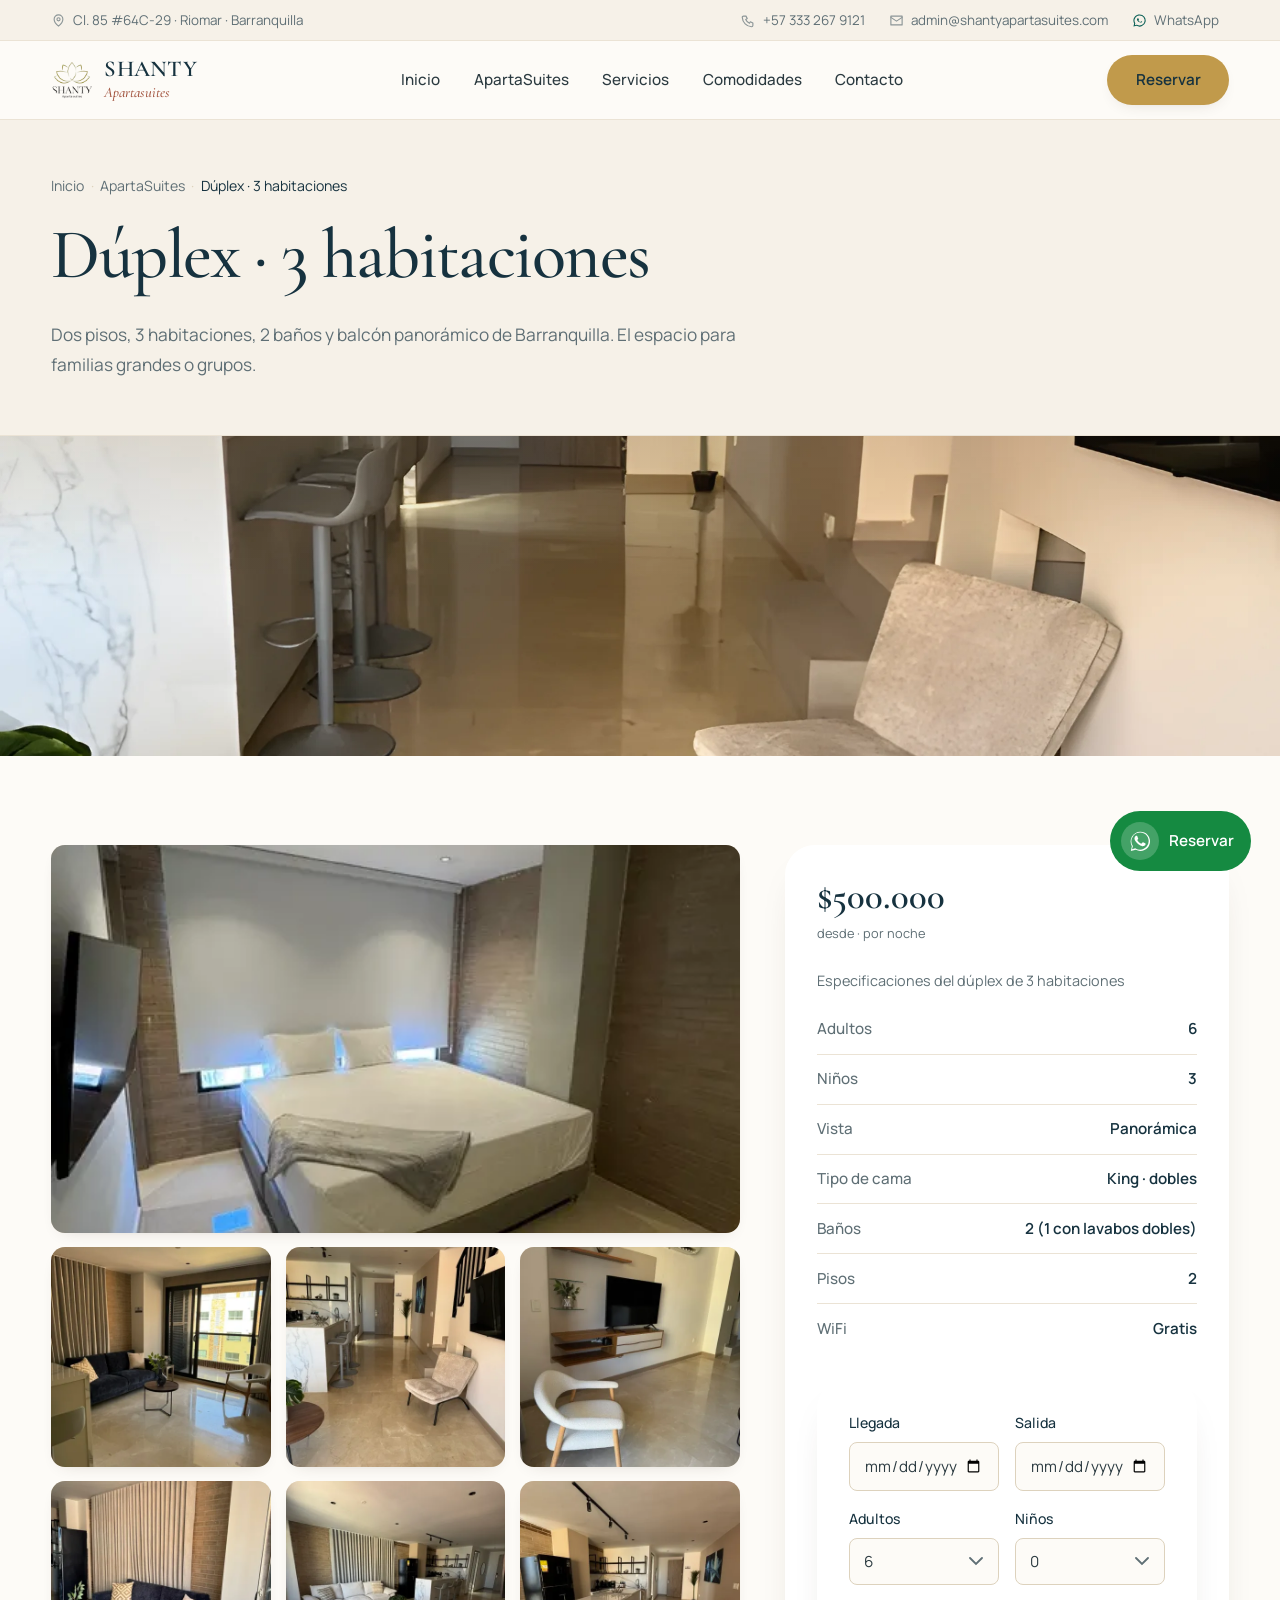
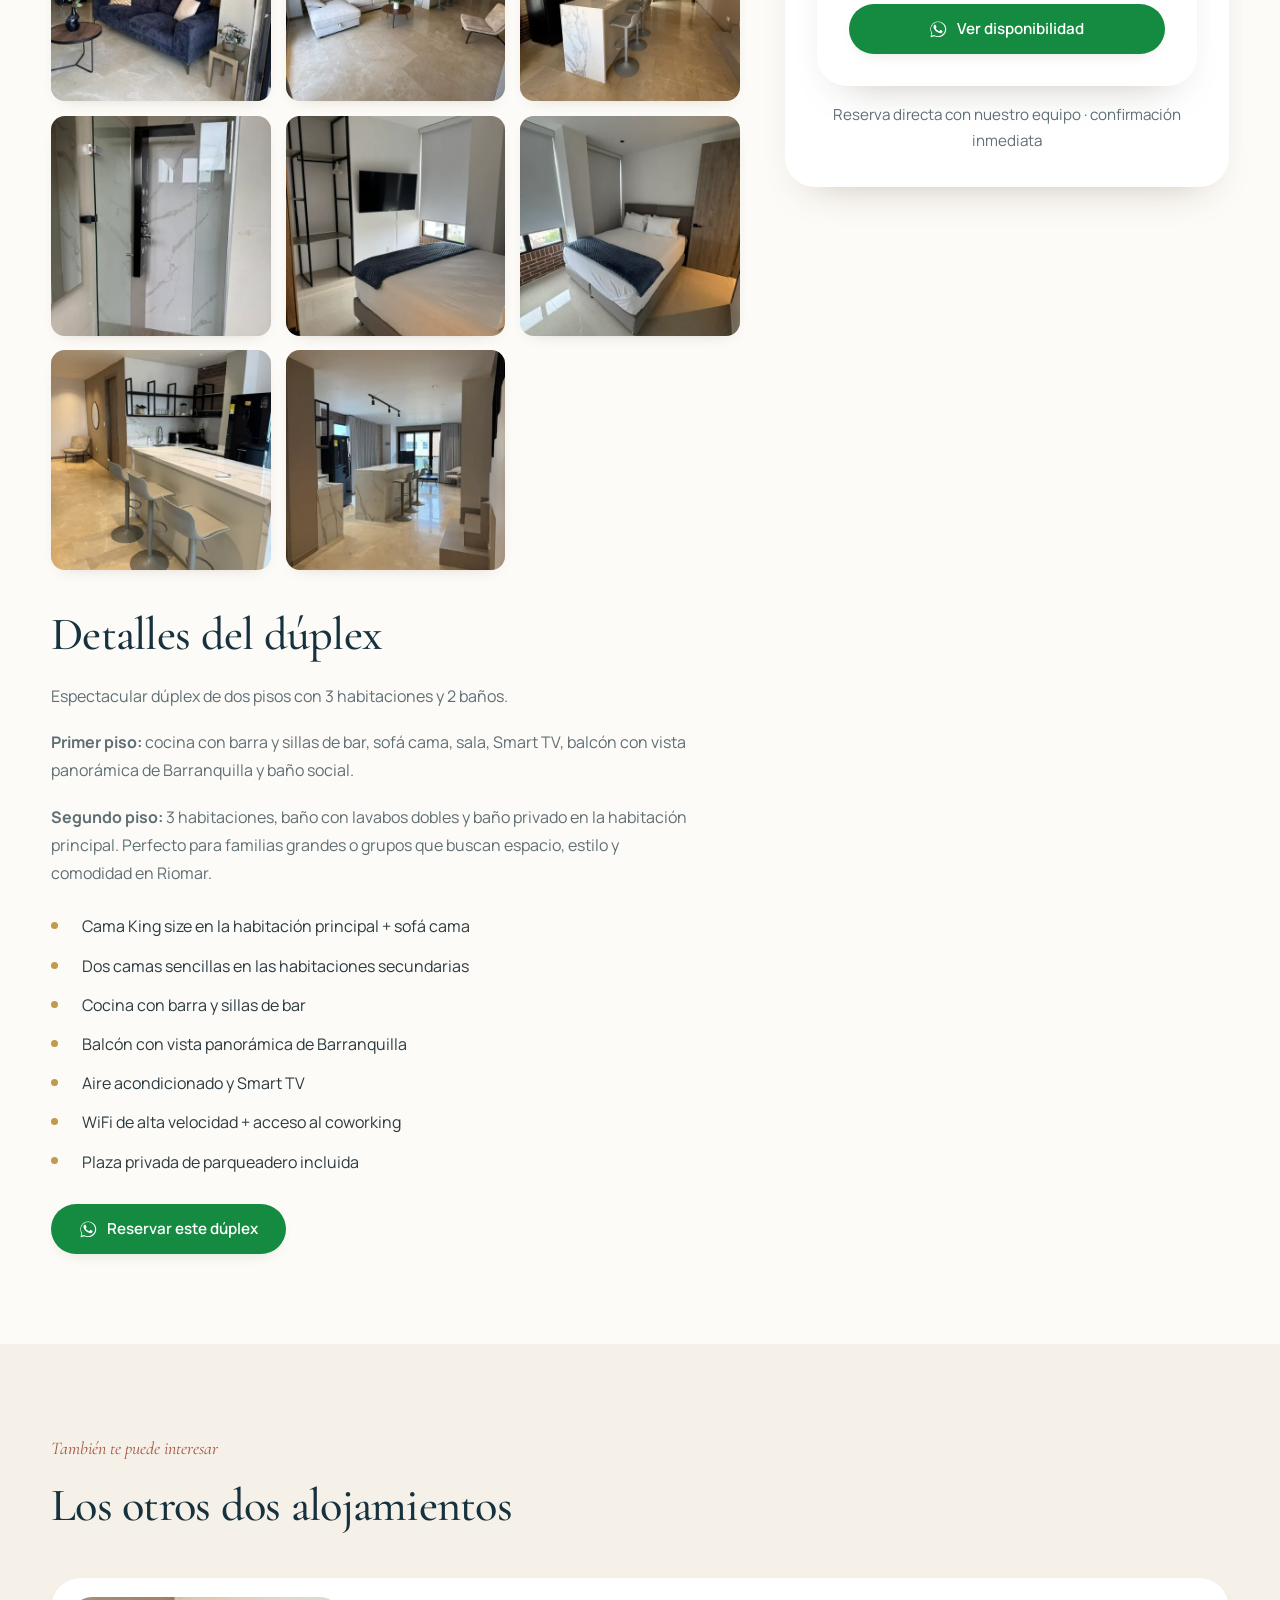
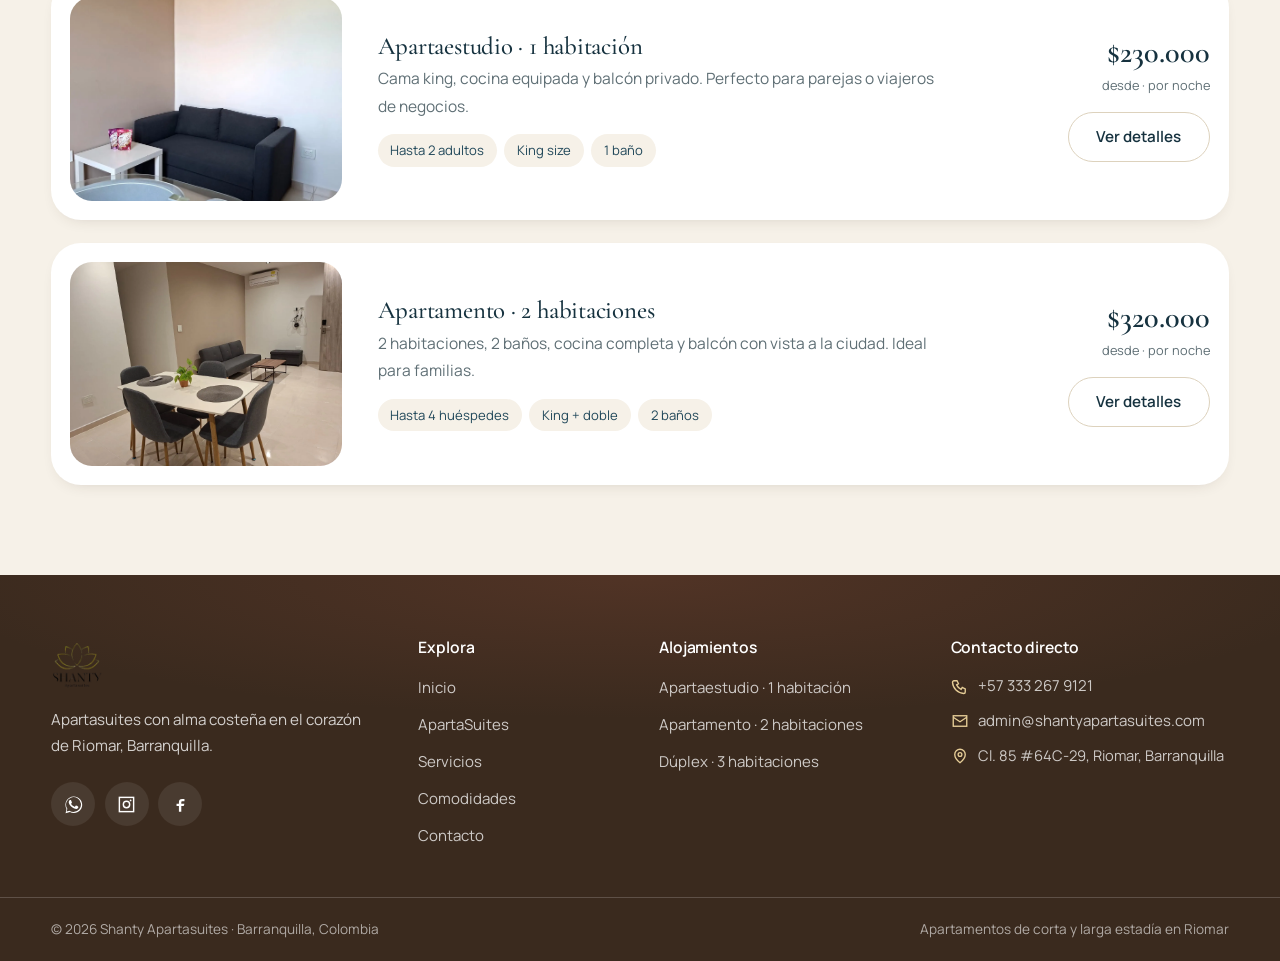
<file: duplex-3-habitaciones.html>
<!DOCTYPE html>
<html lang="es">
<head>
  <meta charset="UTF-8">
  <meta name="viewport" content="width=device-width, initial-scale=1.0">
  <title>Dúplex 3 habitaciones en Riomar | Shanty Apartasuites</title>
  <meta name="description" content="Dúplex de 2 pisos con 3 habitaciones, 2 baños, cocina con barra y balcón panorámico en Riomar, Barranquilla. Desde $500.000 por noche.">
  <link rel="canonical" href="https://shantyapartasuites.com/duplex-3-habitaciones/">

  <meta property="og:type" content="website">
  <meta property="og:title" content="Dúplex 3 habitaciones con vista panorámica | Shanty Apartasuites">
  <meta property="og:description" content="2 pisos, 3 habitaciones, 2 baños, cocina con barra y balcón panorámico. Desde $500.000 por noche.">
  <meta property="og:url" content="https://shantyapartasuites.com/duplex-3-habitaciones/">
  <meta property="og:site_name" content="Shanty Apartasuites">

  <meta property="og:locale" content="es_CO">
  <meta property="og:image" content="https://shantyapartasuites.com/img/og-image.jpg">
  <meta property="og:image:width" content="1200">
  <meta property="og:image:height" content="630">
  <meta property="og:image:alt" content="Shanty Apartasuites - Apartamentos en Riomar, Barranquilla">
  <meta name="twitter:card" content="summary_large_image">
  <meta name="twitter:image" content="https://shantyapartasuites.com/img/og-image.jpg">
  <meta name="twitter:image:alt" content="Shanty Apartasuites - Apartamentos en Riomar, Barranquilla">
  <meta name="theme-color" content="#0a1f2b">
  <link rel="icon" href="img/logo.webp" type="image/webp">
  <link rel="apple-touch-icon" href="img/logo.webp">
  <link rel="preconnect" href="https://fonts.googleapis.com">
  <link rel="preconnect" href="https://fonts.gstatic.com" crossorigin>
  <link href="https://fonts.googleapis.com/css2?family=Cormorant+Garamond:ital,wght@0,500;0,600;0,700;1,500;1,600&family=Manrope:wght@400;500;600;700&display=swap" rel="stylesheet">
  <link rel="stylesheet" href="css/styles.css">
  <noscript><style>.reveal{opacity:1;transform:none}</style></noscript>

  <script type="application/ld+json">
  {
    "@context": "https://schema.org",
    "@type": "Apartment",
    "@id": "https://shantyapartasuites.com/duplex-3-habitaciones/#apartment",
    "name": "Dúplex · 3 habitaciones — Shanty Apartasuites",
    "description": "Espectacular dúplex de dos pisos con 3 habitaciones y 2 baños. Primer piso: cocina con barra y sillas de bar, sofá cama, sala, Smart TV y balcón con vista panorámica. Segundo piso: 3 habitaciones, baño con lavabos dobles y baño privado en la principal. Para familias o grupos.",
    "url": "https://shantyapartasuites.com/duplex-3-habitaciones/",
    "image": [
      "https://shantyapartasuites.com/img/duplex/hero-duplex.webp",
      "https://shantyapartasuites.com/img/duplex/image1-2.webp",
      "https://shantyapartasuites.com/img/duplex/image3-2.webp"
    ],
    "numberOfRooms": 3,
    "numberOfBathroomsTotal": 2,
    "numberOfFloors": 2,
    "occupancy": {
      "@type": "QuantitativeValue",
      "value": 9
    },
    "amenityFeature": [
      { "@type": "LocationFeatureSpecification", "name": "Dos pisos", "value": true },
      { "@type": "LocationFeatureSpecification", "name": "Cocina con barra", "value": true },
      { "@type": "LocationFeatureSpecification", "name": "Balcón panorámico", "value": true },
      { "@type": "LocationFeatureSpecification", "name": "Smart TV", "value": true },
      { "@type": "LocationFeatureSpecification", "name": "Aire acondicionado", "value": true },
      { "@type": "LocationFeatureSpecification", "name": "WiFi gratis", "value": true }
    ],
    "containedInPlace": { "@id": "https://shantyapartasuites.com/#lodging" },
    "brand": { "@type": "Brand", "name": "Shanty Apartasuites" },
    "offers": {
      "@type": "Offer",
      "priceCurrency": "COP",
      "price": "500000",
      "priceSpecification": {
        "@type": "UnitPriceSpecification",
        "price": "500000",
        "priceCurrency": "COP",
        "unitText": "noche",
        "valueAddedTaxIncluded": false
      },
      "url": "https://shantyapartasuites.com/duplex-3-habitaciones/",
      "eligibleRegion": { "@type": "Country", "name": "Colombia" }
    }
  }
  </script>
</head>
<body>
  <a class="skip-link" href="#main">Ir al contenido</a>

  <div class="topbar">
    <div class="container topbar-inner">
      <p class="topbar-note">
        <svg aria-hidden="true" viewBox="0 0 24 24" fill="none" stroke="currentColor" stroke-width="1.8" stroke-linecap="round" stroke-linejoin="round"><path d="M12 21s-7-5.5-7-11a7 7 0 0 1 14 0c0 5.5-7 11-7 11z"/><circle cx="12" cy="10" r="2.5"/></svg>
        <span>Cl. 85 #64C-29 &middot; Riomar &middot; Barranquilla</span>
      </p>
      <ul class="topbar-links">
        <li>
          <a href="tel:+573332679121">
            <svg aria-hidden="true" viewBox="0 0 24 24" fill="none" stroke="currentColor" stroke-width="1.8" stroke-linecap="round" stroke-linejoin="round"><path d="M4 5h4l2 4-2.5 1.5a12 12 0 0 0 6 6L15 14l4 2v4a2 2 0 0 1-2 2A16 16 0 0 1 2 7a2 2 0 0 1 2-2z"/></svg>
            <span>+57 333 267 9121</span>
          </a>
        </li>
        <li class="is-mail">
          <a href="mailto:admin@shantyapartasuites.com">
            <svg aria-hidden="true" viewBox="0 0 24 24" fill="none" stroke="currentColor" stroke-width="1.8" stroke-linecap="round" stroke-linejoin="round"><rect x="3" y="5" width="18" height="14"/><path d="m3 7 9 6 9-6"/></svg>
            <span>admin@shantyapartasuites.com</span>
          </a>
        </li>
        <li class="is-wa">
          <a href="https://wa.me/573332679121" rel="noopener" target="_blank">
            <svg aria-hidden="true" viewBox="0 0 32 32" fill="currentColor"><path d="M16 3C8.8 3 3 8.8 3 16c0 2.3.6 4.4 1.6 6.3L3 29l6.9-1.6A13 13 0 1 0 16 3m0 23.8c-2 0-3.9-.5-5.5-1.5l-.4-.2-4.1 1 1.1-4-.2-.4A10.8 10.8 0 1 1 16 26.8m5.9-8.1c-.3-.2-1.9-.9-2.2-1-.3-.1-.5-.2-.7.2s-.8 1-.9 1.2c-.2.2-.3.2-.6.1-1.6-.8-2.6-1.4-3.6-3.1-.3-.5.3-.5.8-1.4.1-.2.1-.4 0-.6l-1-2.3c-.2-.6-.5-.5-.7-.5h-.6c-.2 0-.6.1-.9.4-1.2 1.3-1.1 3.1.1 4.7 1.2 1.6 2.9 2.7 4.5 3.4.6.2 1.1.3 1.5.4.7.2 1.2.2 1.7.1.5-.1 1.6-.7 1.8-1.3.2-.7.2-1.2.1-1.3-.1-.1-.3-.2-.6-.3"/></svg>
            <span>WhatsApp</span>
          </a>
        </li>
      </ul>
    </div>
  </div>

  <header class="site-header">
    <div class="container header-inner">
      <a class="brand" href="index.html" aria-label="Shanty Apartasuites — inicio">
        <img src="img/logo.webp" alt="" width="40" height="40">
        <span class="brand-text">SHANTY<small>Apartasuites</small></span>
      </a>
      <nav class="site-nav" id="menu-principal" aria-label="Principal">
        <ul>
          <li><a href="index.html">Inicio</a></li>
          <li class="has-sub">
            <a href="apartasuites.html">ApartaSuites</a>
            <ul class="submenu">
              <li><a href="apartamento-1-habitacion.html">Apartaestudio · 1 habitación</a></li>
              <li><a href="apartamento-2-habitaciones.html">Apartamento · 2 habitaciones</a></li>
              <li><a href="duplex-3-habitaciones.html">Dúplex · 3 habitaciones</a></li>
            </ul>
          </li>
          <li><a href="servicios.html">Servicios</a></li>
          <li><a href="comodidades.html">Comodidades</a></li>
          <li><a href="contacto.html">Contacto</a></li>
        </ul>
      </nav>
      <a class="btn btn-gold nav-cta" href="https://wa.me/573332679121?text=Hola%2C%20quiero%20reservar%20en%20Shanty%20Apartasuites">Reservar</a>
      <button class="nav-toggle" aria-expanded="false" aria-controls="menu-principal" aria-label="Abrir menú">
        <svg width="24" height="24" viewBox="0 0 24 24" fill="none" stroke="currentColor" stroke-width="2" stroke-linecap="round"><path d="M4 7h16M4 12h16M4 17h16"/></svg>
      </button>
    </div>
  </header>

  <main id="main">
    <section class="page-head">
      <div class="page-head-bar">
        <div class="container">
          <ol class="crumb-list">
            <li><a href="index.html">Inicio</a></li>
            <li><a href="apartasuites.html">ApartaSuites</a></li>
            <li aria-current="page">Dúplex · 3 habitaciones</li>
          </ol>
          <h1>Dúplex · 3 habitaciones</h1>
          <p class="page-head-lede">Dos pisos, 3 habitaciones, 2 baños y balcón panorámico de Barranquilla. El espacio para familias grandes o grupos.</p>
        </div>
      </div>
      <figure class="page-head-fig">
        <img src="img/duplex/hero-duplex.webp" alt="Dúplex · 3 habitaciones" width="1600" height="400" loading="eager">
      </figure>
    </section>

    <section class="section">
      <div class="container">
        <div class="detail-grid">

          <div class="reveal">
            <div class="gallery" id="galeria">
              <figure><img src="img/duplex/image1-2.webp" alt="Dúplex con vista panorámica" width="480" height="640" loading="lazy"></figure>
              <figure><img src="img/duplex/image22.webp" alt="Cocina con barra y sillas de bar" width="480" height="640" loading="lazy"></figure>
              <figure><img src="img/duplex/image25.webp" alt="Sala con Smart TV" width="480" height="640" loading="lazy"></figure>
              <figure><img src="img/duplex/image20.webp" alt="Balcón con vista panorámica de Barranquilla" width="480" height="640" loading="lazy"></figure>
              <figure><img src="img/duplex/image19-1.webp" alt="Habitación del dúplex" width="480" height="640" loading="lazy"></figure>
              <figure><img src="img/duplex/image15-1.webp" alt="Segundo piso del dúplex" width="480" height="640" loading="lazy"></figure>
              <figure><img src="img/duplex/image17.webp" alt="Escaleras y distribución de dos pisos" width="480" height="640" loading="lazy"></figure>
              <figure><img src="img/duplex/image13-1.webp" alt="Habitación principal con baño privado" width="480" height="640" loading="lazy"></figure>
              <figure><img src="img/duplex/image10-2.webp" alt="Detalle del dúplex" width="480" height="640" loading="lazy"></figure>
              <figure><img src="img/duplex/image12-1.webp" alt="Baño con lavabos dobles" width="480" height="640" loading="lazy"></figure>
              <figure><img src="img/duplex/image9-2.webp" alt="Vista desde el interior del dúplex" width="480" height="640" loading="lazy"></figure>
              <figure><img src="img/duplex/image8-2.webp" alt="Detalle del dúplex, segunda vista" width="480" height="640" loading="lazy"></figure>
            </div>

            <h2>Detalles del dúplex</h2>
            <p>Espectacular dúplex de dos pisos con 3 habitaciones y 2 baños.</p>
            <p><strong>Primer piso:</strong> cocina con barra y sillas de bar, sofá cama, sala, Smart TV, balcón con vista panorámica de Barranquilla y baño social.</p>
            <p><strong>Segundo piso:</strong> 3 habitaciones, baño con lavabos dobles y baño privado en la habitación principal. Perfecto para familias grandes o grupos que buscan espacio, estilo y comodidad en Riomar.</p>
            <ul class="dist-list">
              <li><span>Cama King size en la habitación principal + sofá cama</span></li>
              <li><span>Dos camas sencillas en las habitaciones secundarias</span></li>
              <li><span>Cocina con barra y sillas de bar</span></li>
              <li><span>Balcón con vista panorámica de Barranquilla</span></li>
              <li><span>Aire acondicionado y Smart TV</span></li>
              <li><span>WiFi de alta velocidad + acceso al coworking</span></li>
              <li><span>Plaza privada de parqueadero incluida</span></li>
            </ul>

            <a class="btn whatsapp-btn" style="margin-top:1.8rem" href="https://wa.me/573332679121?text=Hola%2C%20quiero%20reservar%20el%20D%C3%BAplex%20de%203%20habitaciones%20en%20Shanty%20Apartasuites">
              <svg viewBox="0 0 24 24" fill="currentColor" aria-hidden="true"><path d="M17.47 14.38c-.3-.15-1.76-.87-2.03-.97-.27-.1-.47-.15-.67.15-.2.3-.77.97-.94 1.17-.17.2-.35.22-.65.07-.3-.15-1.26-.46-2.4-1.48-.89-.79-1.49-1.77-1.66-2.07-.17-.3-.02-.46.13-.61.13-.13.3-.35.45-.52.15-.17.2-.3.3-.5.1-.2.05-.37-.02-.52-.08-.15-.67-1.62-.92-2.22-.24-.58-.49-.5-.67-.51h-.57c-.2 0-.52.07-.8.37-.27.3-1.04 1.02-1.04 2.49s1.07 2.89 1.22 3.09c.15.2 2.1 3.21 5.1 4.5.71.3 1.27.49 1.7.63.72.23 1.37.2 1.88.12.58-.09 1.76-.72 2.01-1.41.25-.7.25-1.29.17-1.41-.07-.13-.27-.2-.57-.35zM12.04 21.5h-.01a9.42 9.42 0 0 1-4.8-1.31l-.34-.2-3.57.93.95-3.48-.23-.36a9.41 9.41 0 1 1 8 4.42zM12.04 2a10.41 10.41 0 0 0-8.9 15.6L2 23l5.56-1.46A10.41 10.41 0 1 0 12.04 2z"/></svg>
              Reservar este dúplex
            </a>
          </div>

          <aside class="reveal">
            <div class="sidebox">
              <div class="price"><b>$500.000</b><span>desde · por noche</span></div>
              <table class="spec-table">
                <caption>Especificaciones del dúplex de 3 habitaciones</caption>
                <tbody>
                  <tr><th scope="row">Adultos</th><td>6</td></tr>
                  <tr><th scope="row">Niños</th><td>3</td></tr>
                  <tr><th scope="row">Vista</th><td>Panorámica</td></tr>
                  <tr><th scope="row">Tipo de cama</th><td>King · dobles</td></tr>
                  <tr><th scope="row">Baños</th><td>2 (1 con lavabos dobles)</td></tr>
                  <tr><th scope="row">Pisos</th><td>2</td></tr>
                  <tr><th scope="row">WiFi</th><td>Gratis</td></tr>
                </tbody>
              </table>

              <form class="booking-form" style="margin-top:1.6rem">
                <input type="hidden" name="suite" value="Dúplex de 3 habitaciones">
                <div class="form-grid">
                  <div class="field"><label for="llegada">Llegada</label><input type="date" id="llegada" name="llegada" required></div>
                  <div class="field"><label for="salida">Salida</label><input type="date" id="salida" name="salida" required></div>
                  <div class="field"><label for="adultos">Adultos</label><select id="adultos" name="adultos"><option>1</option><option>2</option><option>3</option><option>4</option><option>5</option><option selected>6</option></select></div>
                  <div class="field"><label for="ninos">Niños</label><select id="ninos" name="ninos"><option selected>0</option><option>1</option><option>2</option><option>3</option></select></div>
                </div>
                <button class="btn whatsapp-btn form-cta" type="submit">
                  <svg viewBox="0 0 24 24" fill="currentColor" aria-hidden="true"><path d="M17.47 14.38c-.3-.15-1.76-.87-2.03-.97-.27-.1-.47-.15-.67.15-.2.3-.77.97-.94 1.17-.17.2-.35.22-.65.07-.3-.15-1.26-.46-2.4-1.48-.89-.79-1.49-1.77-1.66-2.07-.17-.3-.02-.46.13-.61.13-.13.3-.35.45-.52.15-.17.2-.3.3-.5.1-.2.05-.37-.02-.52-.08-.15-.67-1.62-.92-2.22-.24-.58-.49-.5-.67-.51h-.57c-.2 0-.52.07-.8.37-.27.3-1.04 1.02-1.04 2.49s1.07 2.89 1.22 3.09c.15.2 2.1 3.21 5.1 4.5.71.3 1.27.49 1.7.63.72.23 1.37.2 1.88.12.58-.09 1.76-.72 2.01-1.41.25-.7.25-1.29.17-1.41-.07-.13-.27-.2-.57-.35zM12.04 21.5h-.01a9.42 9.42 0 0 1-4.8-1.31l-.34-.2-3.57.93.95-3.48-.23-.36a9.41 9.41 0 1 1 8 4.42zM12.04 2a10.41 10.41 0 0 0-8.9 15.6L2 23l5.56-1.46A10.41 10.41 0 1 0 12.04 2z"/></svg>
                  Ver disponibilidad
                </button>
              </form>
              <p class="form-note">Reserva directa con nuestro equipo · confirmación inmediata</p>
            </div>
          </aside>

        </div>
      </div>
    </section>

    <section class="section page-tint">
      <div class="container">
        <div class="section-head reveal">
          <span class="eyebrow">También te puede interesar</span>
          <h2>Los otros dos alojamientos</h2>
        </div>
        <div class="suite-list">
          <article class="suite-row reveal">
            <figure class="suite-fig">
              <img src="img/apart-1/sala-sofa.webp" alt="Apartaestudio de 1 habitación" width="800" height="600" loading="lazy">
            </figure>
            <div class="suite-main">
              <h3>Apartaestudio · 1 habitación</h3>
              <p class="desc">Cama king, cocina equipada y balcón privado. Perfecto para parejas o viajeros de negocios.</p>
              <ul class="tag-list">
                <li>Hasta 2 adultos</li>
                <li>King size</li>
                <li>1 baño</li>
              </ul>
            </div>
            <div class="suite-buy">
              <div class="price"><b>$230.000</b><span>desde · por noche</span></div>
              <a class="btn btn-outline" href="apartamento-1-habitacion.html">Ver detalles</a>
            </div>
          </article>          <article class="suite-row reveal">
            <figure class="suite-fig">
              <img src="img/apart-2/portada.webp" alt="Apartamento de 2 habitaciones" width="800" height="600" loading="lazy">
            </figure>
            <div class="suite-main">
              <h3>Apartamento · 2 habitaciones</h3>
              <p class="desc">2 habitaciones, 2 baños, cocina completa y balcón con vista a la ciudad. Ideal para familias.</p>
              <ul class="tag-list">
                <li>Hasta 4 huéspedes</li>
                <li>King + doble</li>
                <li>2 baños</li>
              </ul>
            </div>
            <div class="suite-buy">
              <div class="price"><b>$320.000</b><span>desde · por noche</span></div>
              <a class="btn btn-outline" href="apartamento-2-habitaciones.html">Ver detalles</a>
            </div>
          </article>
        </div>
      </div>
    </section>
  </main>

  <div class="lightbox" role="dialog" aria-modal="true" aria-label="Visor de imágenes">
    <button class="lb-btn lb-close" aria-label="Cerrar">&times;</button>
    <button class="lb-btn lb-prev" aria-label="Anterior">&#8249;</button>
    <button class="lb-btn lb-next" aria-label="Siguiente">&#8250;</button>
    <span class="lb-count"></span>
  </div>

  <footer class="site-footer">
    <div class="container">
      <div class="footer-grid">
        <div class="footer-brand">
          <img src="img/logo.webp" alt="Shanty Apartasuites" width="48" height="48">
          <p>Apartasuites con alma costeña en el corazón de Riomar, Barranquilla.</p>
          <div class="social-row">
            <a href="https://wa.me/573332679121" aria-label="WhatsApp"><svg viewBox="0 0 24 24" fill="currentColor" aria-hidden="true"><path d="M17.47 14.38c-.3-.15-1.76-.87-2.03-.97-.27-.1-.47-.15-.67.15-.2.3-.77.97-.94 1.17-.17.2-.35.22-.65.07-.3-.15-1.26-.46-2.4-1.48-.89-.79-1.49-1.77-1.66-2.07-.17-.3-.02-.46.13-.61.13-.13.3-.35.45-.52.15-.17.2-.3.3-.5.1-.2.05-.37-.02-.52-.08-.15-.67-1.62-.92-2.22-.24-.58-.49-.5-.67-.51h-.57c-.2 0-.52.07-.8.37-.27.3-1.04 1.02-1.04 2.49s1.07 2.89 1.22 3.09c.15.2 2.1 3.21 5.1 4.5.71.3 1.27.49 1.7.63.72.23 1.37.2 1.88.12.58-.09 1.76-.72 2.01-1.41.25-.7.25-1.29.17-1.41-.07-.13-.27-.2-.57-.35zM12.04 21.5h-.01a9.42 9.42 0 0 1-4.8-1.31l-.34-.2-3.57.93.95-3.48-.23-.36a9.41 9.41 0 1 1 8 4.42zM12.04 2a10.41 10.41 0 0 0-8.9 15.6L2 23l5.56-1.46A10.41 10.41 0 1 0 12.04 2z"/></svg></a>
            <a href="https://www.instagram.com/shanty_apartasuites/" aria-label="Instagram" rel="noopener" target="_blank"><svg viewBox="0 0 24 24" fill="none" stroke="currentColor" stroke-width="1.8"><rect x="3" y="3" width="18" height="18"/><circle cx="12" cy="12" r="4"/><circle cx="17.2" cy="6.8" r="1.1" fill="currentColor" stroke="none"/></svg></a>
            <a href="https://www.facebook.com/watch/?v=1342128797878140" aria-label="Facebook" rel="noopener" target="_blank"><svg viewBox="0 0 24 24" fill="currentColor"><path d="M14 8h3V5h-3a4 4 0 0 0-4 4v2H7v3h3v7h3v-7h3l1-3h-4V9a1 1 0 0 1 1-1z"/></svg></a>
          </div>
        </div>
        <nav aria-label="Explora">
          <h3>Explora</h3>
          <ul class="footer-links">
            <li><a href="index.html">Inicio</a></li>
            <li><a href="apartasuites.html">ApartaSuites</a></li>
            <li><a href="servicios.html">Servicios</a></li>
            <li><a href="comodidades.html">Comodidades</a></li>
            <li><a href="contacto.html">Contacto</a></li>
          </ul>
        </nav>
        <nav aria-label="Alojamientos">
          <h3>Alojamientos</h3>
          <ul class="footer-links">
            <li><a href="apartamento-1-habitacion.html">Apartaestudio · 1 habitación</a></li>
            <li><a href="apartamento-2-habitaciones.html">Apartamento · 2 habitaciones</a></li>
            <li><a href="duplex-3-habitaciones.html">Dúplex · 3 habitaciones</a></li>
          </ul>
        </nav>
        <div>
          <h3>Contacto directo</h3>
          <ul class="footer-links footer-contact">
            <li><svg viewBox="0 0 24 24" fill="none" stroke="currentColor" stroke-width="1.8" aria-hidden="true"><path d="M4 5h4l2 4-2.5 1.5a12 12 0 0 0 6 6L15 14l4 2v4a2 2 0 0 1-2 2A16 16 0 0 1 2 7a2 2 0 0 1 2-2z"/></svg><a href="tel:+573332679121">+57 333 267 9121</a></li>
            <li><svg viewBox="0 0 24 24" fill="none" stroke="currentColor" stroke-width="1.8" aria-hidden="true"><rect x="3" y="5" width="18" height="14"/><path d="m3 7 9 6 9-6"/></svg><a href="mailto:admin@shantyapartasuites.com">admin@shantyapartasuites.com</a></li>
            <li><svg viewBox="0 0 24 24" fill="none" stroke="currentColor" stroke-width="1.8" aria-hidden="true"><path d="M12 21s-7-5.5-7-11a7 7 0 0 1 14 0c0 5.5-7 11-7 11z"/><circle cx="12" cy="10" r="2.5"/></svg><span>Cl. 85 #64C-29, Riomar, Barranquilla</span></li>
          </ul>
        </div>
      </div>
    </div>

    <div class="footer-bottom">
      <div class="container">
        <span>© <span id="year">2026</span> Shanty Apartasuites · Barranquilla, Colombia</span>
        <span>Apartamentos de corta y larga estadía en Riomar</span>
      </div>
    </div>
  </footer>

  <a class="wa-float" href="https://wa.me/573332679121?text=Hola%2C%20quiero%20reservar%20en%20Shanty%20Apartasuites" aria-label="Reservar por WhatsApp">
    <span class="wa-icon">
      <svg viewBox="0 0 24 24" fill="currentColor" aria-hidden="true"><path d="M17.47 14.38c-.3-.15-1.76-.87-2.03-.97-.27-.1-.47-.15-.67.15-.2.3-.77.97-.94 1.17-.17.2-.35.22-.65.07-.3-.15-1.26-.46-2.4-1.48-.89-.79-1.49-1.77-1.66-2.07-.17-.3-.02-.46.13-.61.13-.13.3-.35.45-.52.15-.17.2-.3.3-.5.1-.2.05-.37-.02-.52-.08-.15-.67-1.62-.92-2.22-.24-.58-.49-.5-.67-.51h-.57c-.2 0-.52.07-.8.37-.27.3-1.04 1.02-1.04 2.49s1.07 2.89 1.22 3.09c.15.2 2.1 3.21 5.1 4.5.71.3 1.27.49 1.7.63.72.23 1.37.2 1.88.12.58-.09 1.76-.72 2.01-1.41.25-.7.25-1.29.17-1.41-.07-.13-.27-.2-.57-.35zM12.04 21.5h-.01a9.42 9.42 0 0 1-4.8-1.31l-.34-.2-3.57.93.95-3.48-.23-.36a9.41 9.41 0 1 1 8 4.42zM12.04 2a10.41 10.41 0 0 0-8.9 15.6L2 23l5.56-1.46A10.41 10.41 0 1 0 12.04 2z"/></svg>
    </span>
    <span class="wa-label" aria-hidden="true">Reservar</span>
  </a>

  <script src="js/main.js"></script>
</body>
</html>
</file>
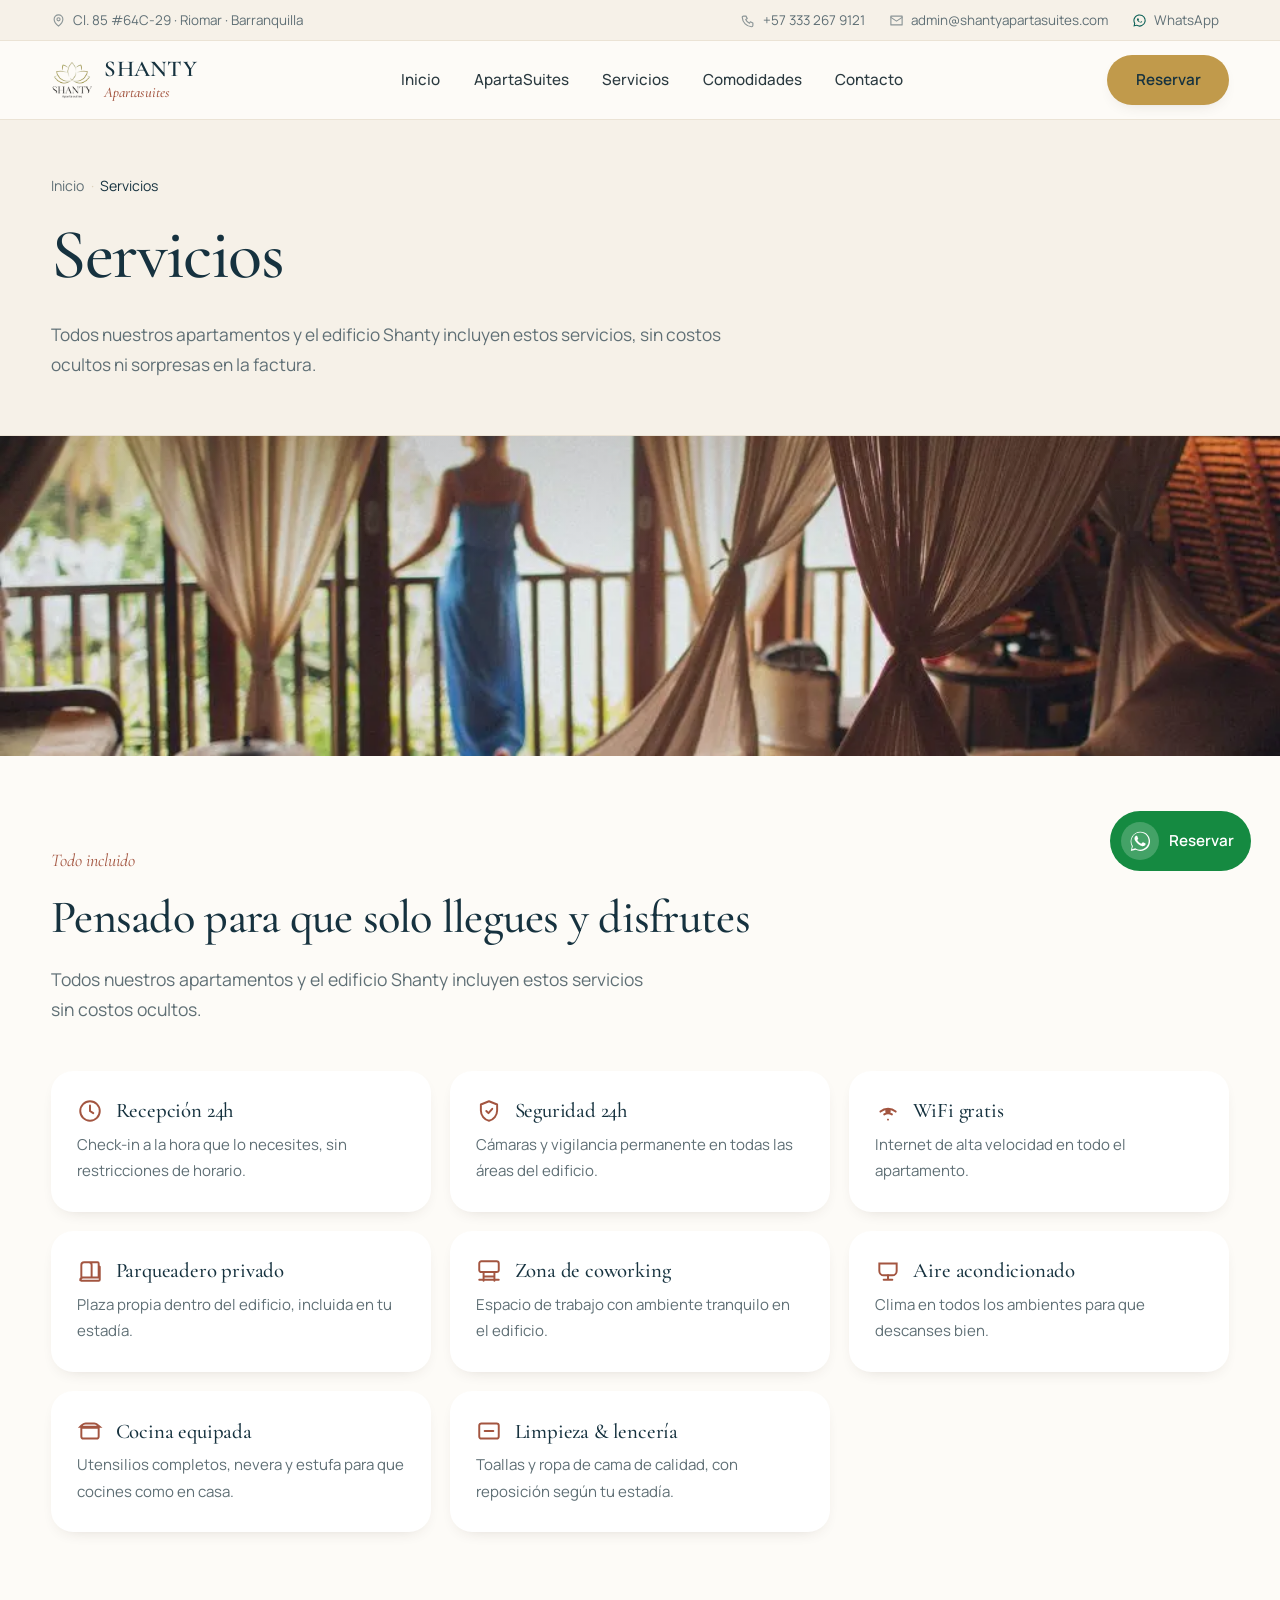
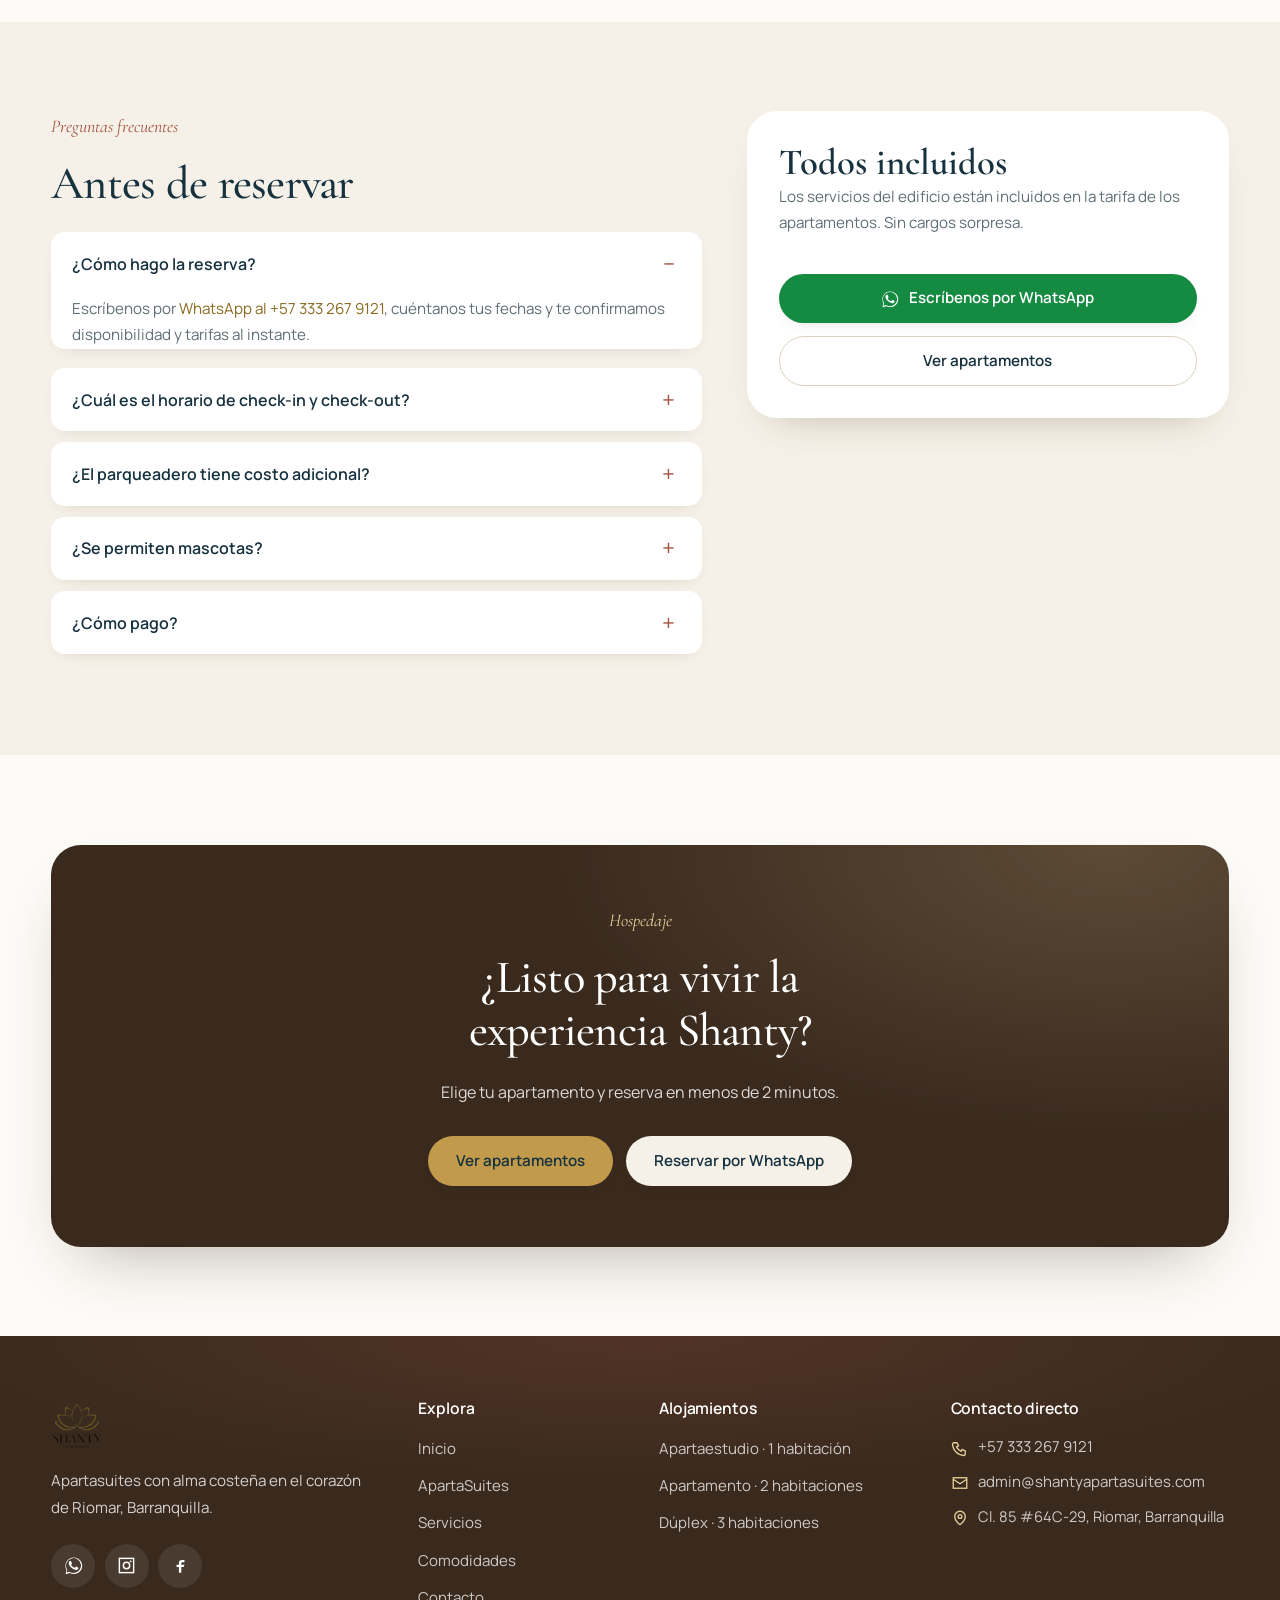
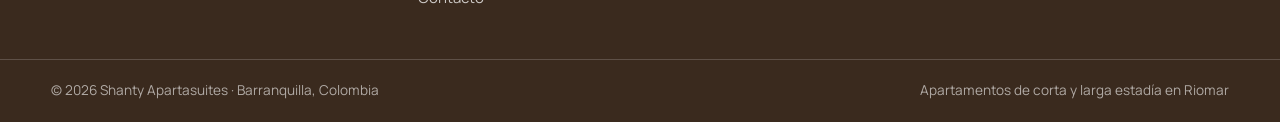
<file: servicios.html>
<!DOCTYPE html>
<html lang="es">
<head>
  <meta charset="UTF-8">
  <meta name="viewport" content="width=device-width, initial-scale=1.0">
  <title>Servicios del edificio | Shanty Apartasuites Barranquilla</title>
  <meta name="description" content="Servicios incluidos en tu estadía: recepción y seguridad 24h, WiFi, parqueadero privado, coworking, cocina equipada y aire acondicionado en Riomar.">
  <link rel="canonical" href="https://shantyapartasuites.com/servicios/">

  <meta property="og:type" content="website">
  <meta property="og:title" content="Servicios del edificio | Shanty Apartasuites Barranquilla">
  <meta property="og:description" content="Recepción y seguridad 24h, WiFi, parqueadero privado, coworking y más. Todo incluido.">
  <meta property="og:url" content="https://shantyapartasuites.com/servicios/">
  <meta property="og:site_name" content="Shanty Apartasuites">

  <meta property="og:locale" content="es_CO">
  <meta property="og:image" content="https://shantyapartasuites.com/img/og-image.jpg">
  <meta property="og:image:width" content="1200">
  <meta property="og:image:height" content="630">
  <meta property="og:image:alt" content="Shanty Apartasuites - Apartamentos en Riomar, Barranquilla">
  <meta name="twitter:card" content="summary_large_image">
  <meta name="twitter:image" content="https://shantyapartasuites.com/img/og-image.jpg">
  <meta name="twitter:image:alt" content="Shanty Apartasuites - Apartamentos en Riomar, Barranquilla">
  <meta name="theme-color" content="#0a1f2b">
  <link rel="icon" href="img/logo.webp" type="image/webp">
  <link rel="apple-touch-icon" href="img/logo.webp">
  <link rel="preconnect" href="https://fonts.googleapis.com">
  <link rel="preconnect" href="https://fonts.gstatic.com" crossorigin>
  <link href="https://fonts.googleapis.com/css2?family=Cormorant+Garamond:ital,wght@0,500;0,600;0,700;1,500;1,600&family=Manrope:wght@400;500;600;700&display=swap" rel="stylesheet">
  <link rel="stylesheet" href="css/styles.css">
  <noscript><style>.reveal{opacity:1;transform:none}</style></noscript>
</head>
<body>
  <a class="skip-link" href="#main">Ir al contenido</a>

  <div class="topbar">
    <div class="container topbar-inner">
      <p class="topbar-note">
        <svg aria-hidden="true" viewBox="0 0 24 24" fill="none" stroke="currentColor" stroke-width="1.8" stroke-linecap="round" stroke-linejoin="round"><path d="M12 21s-7-5.5-7-11a7 7 0 0 1 14 0c0 5.5-7 11-7 11z"/><circle cx="12" cy="10" r="2.5"/></svg>
        <span>Cl. 85 #64C-29 &middot; Riomar &middot; Barranquilla</span>
      </p>
      <ul class="topbar-links">
        <li>
          <a href="tel:+573332679121">
            <svg aria-hidden="true" viewBox="0 0 24 24" fill="none" stroke="currentColor" stroke-width="1.8" stroke-linecap="round" stroke-linejoin="round"><path d="M4 5h4l2 4-2.5 1.5a12 12 0 0 0 6 6L15 14l4 2v4a2 2 0 0 1-2 2A16 16 0 0 1 2 7a2 2 0 0 1 2-2z"/></svg>
            <span>+57 333 267 9121</span>
          </a>
        </li>
        <li class="is-mail">
          <a href="mailto:admin@shantyapartasuites.com">
            <svg aria-hidden="true" viewBox="0 0 24 24" fill="none" stroke="currentColor" stroke-width="1.8" stroke-linecap="round" stroke-linejoin="round"><rect x="3" y="5" width="18" height="14"/><path d="m3 7 9 6 9-6"/></svg>
            <span>admin@shantyapartasuites.com</span>
          </a>
        </li>
        <li class="is-wa">
          <a href="https://wa.me/573332679121" rel="noopener" target="_blank">
            <svg aria-hidden="true" viewBox="0 0 32 32" fill="currentColor"><path d="M16 3C8.8 3 3 8.8 3 16c0 2.3.6 4.4 1.6 6.3L3 29l6.9-1.6A13 13 0 1 0 16 3m0 23.8c-2 0-3.9-.5-5.5-1.5l-.4-.2-4.1 1 1.1-4-.2-.4A10.8 10.8 0 1 1 16 26.8m5.9-8.1c-.3-.2-1.9-.9-2.2-1-.3-.1-.5-.2-.7.2s-.8 1-.9 1.2c-.2.2-.3.2-.6.1-1.6-.8-2.6-1.4-3.6-3.1-.3-.5.3-.5.8-1.4.1-.2.1-.4 0-.6l-1-2.3c-.2-.6-.5-.5-.7-.5h-.6c-.2 0-.6.1-.9.4-1.2 1.3-1.1 3.1.1 4.7 1.2 1.6 2.9 2.7 4.5 3.4.6.2 1.1.3 1.5.4.7.2 1.2.2 1.7.1.5-.1 1.6-.7 1.8-1.3.2-.7.2-1.2.1-1.3-.1-.1-.3-.2-.6-.3"/></svg>
            <span>WhatsApp</span>
          </a>
        </li>
      </ul>
    </div>
  </div>

  <header class="site-header">
    <div class="container header-inner">
      <a class="brand" href="index.html" aria-label="Shanty Apartasuites — inicio">
        <img src="img/logo.webp" alt="" width="40" height="40">
        <span class="brand-text">SHANTY<small>Apartasuites</small></span>
      </a>
      <nav class="site-nav" id="menu-principal" aria-label="Principal">
        <ul>
          <li><a href="index.html">Inicio</a></li>
          <li class="has-sub">
            <a href="apartasuites.html">ApartaSuites</a>
            <ul class="submenu">
              <li><a href="apartamento-1-habitacion.html">Apartaestudio · 1 habitación</a></li>
              <li><a href="apartamento-2-habitaciones.html">Apartamento · 2 habitaciones</a></li>
              <li><a href="duplex-3-habitaciones.html">Dúplex · 3 habitaciones</a></li>
            </ul>
          </li>
          <li><a href="servicios.html">Servicios</a></li>
          <li><a href="comodidades.html">Comodidades</a></li>
          <li><a href="contacto.html">Contacto</a></li>
        </ul>
      </nav>
      <a class="btn btn-gold nav-cta" href="https://wa.me/573332679121?text=Hola%2C%20quiero%20reservar%20en%20Shanty%20Apartasuites">Reservar</a>
      <button class="nav-toggle" aria-expanded="false" aria-controls="menu-principal" aria-label="Abrir menú">
        <svg width="24" height="24" viewBox="0 0 24 24" fill="none" stroke="currentColor" stroke-width="2" stroke-linecap="round"><path d="M4 7h16M4 12h16M4 17h16"/></svg>
      </button>
    </div>
  </header>

  <main id="main">
    <section class="page-head">
      <div class="page-head-bar">
        <div class="container">
          <ol class="crumb-list">
            <li><a href="index.html">Inicio</a></li>
            <li aria-current="page">Servicios</li>
          </ol>
          <h1>Servicios</h1>
          <p class="page-head-lede">Todos nuestros apartamentos y el edificio Shanty incluyen estos servicios, sin costos ocultos ni sorpresas en la factura.</p>
        </div>
      </div>
      <figure class="page-head-fig">
        <img src="img/hero/servicios-banner.webp" alt="Servicios incluidos en Shanty Apartasuites" width="1600" height="400" loading="eager">
      </figure>
    </section>

    <section class="section">
      <div class="container">
        <div class="section-head reveal">
          <span class="eyebrow">Todo incluido</span>
          <h2>Pensado para que solo llegues y disfrutes</h2>
          <p class="lead">Todos nuestros apartamentos y el edificio Shanty incluyen estos servicios sin costos ocultos.</p>
        </div>
        <ol class="spec-list">
          <li class="spec reveal">
            <div class="spec-head">
              <svg aria-hidden="true" viewBox="0 0 24 24" fill="none" stroke="currentColor" stroke-width="1.8" stroke-linecap="round"><circle cx="12" cy="12" r="9"/><path d="M12 7v5l3 2"/></svg>
              <h3>Recepción 24h</h3>
            </div>
            <p>Check-in a la hora que lo necesites, sin restricciones de horario.</p>
          </li>
          <li class="spec reveal">
            <div class="spec-head">
              <svg aria-hidden="true" viewBox="0 0 24 24" fill="none" stroke="currentColor" stroke-width="1.8" stroke-linecap="round" stroke-linejoin="round"><path d="M12 3 4.5 6v5.5c0 4.6 3.2 8.4 7.5 9.5 4.3-1.1 7.5-4.9 7.5-9.5V6L12 3z"/><path d="m9.5 12 2 2 3.5-4"/></svg>
              <h3>Seguridad 24h</h3>
            </div>
            <p>Cámaras y vigilancia permanente en todas las áreas del edificio.</p>
          </li>
          <li class="spec reveal">
            <div class="spec-head">
              <svg aria-hidden="true" viewBox="0 0 24 24" fill="none" stroke="currentColor" stroke-width="1.8" stroke-linecap="round"><path d="M5 12.55a11 11 0 0 1 14.08 0M8.5 15.1a7 7 0 0 1 7.15 0M12 20l-.01-.01"/><circle cx="12" cy="12" r="1.6" fill="currentColor"/></svg>
              <h3>WiFi gratis</h3>
            </div>
            <p>Internet de alta velocidad en todo el apartamento.</p>
          </li>
          <li class="spec reveal">
            <div class="spec-head">
              <svg aria-hidden="true" viewBox="0 0 24 24" fill="none" stroke="currentColor" stroke-width="1.8" stroke-linecap="round" stroke-linejoin="round"><path d="M4 17V6.5A2.5 2.5 0 0 1 6.5 4H11a2.5 2.5 0 0 1 2.5 2.5V17M6.5 4H19a1 1 0 0 1 1 1v12a1 1 0 0 1-1 1H5.5A2.5 2.5 0 0 0 3 20.5V20a1 1 0 0 1 1 1h16a1 1 0 0 0 1-1V8"/></svg>
              <h3>Parqueadero privado</h3>
            </div>
            <p>Plaza propia dentro del edificio, incluida en tu estadía.</p>
          </li>
          <li class="spec reveal">
            <div class="spec-head">
              <svg aria-hidden="true" viewBox="0 0 24 24" fill="none" stroke="currentColor" stroke-width="1.8" stroke-linecap="round"><rect x="3" y="3" width="18" height="10" rx="2"/><path d="M7 13v8M17 13v8M7 17h10M3 20h18"/></svg>
              <h3>Zona de coworking</h3>
            </div>
            <p>Espacio de trabajo con ambiente tranquilo en el edificio.</p>
          </li>
          <li class="spec reveal">
            <div class="spec-head">
              <svg aria-hidden="true" viewBox="0 0 24 24" fill="none" stroke="currentColor" stroke-width="1.8" stroke-linecap="round"><path d="M4 5h16v7a4 4 0 0 1-4 4H8a4 4 0 0 1-4-4V5z"/><path d="M8 20h8M12 16v4"/></svg>
              <h3>Aire acondicionado</h3>
            </div>
            <p>Clima en todos los ambientes para que descanses bien.</p>
          </li>
          <li class="spec reveal">
            <div class="spec-head">
              <svg aria-hidden="true" viewBox="0 0 24 24" fill="none" stroke="currentColor" stroke-width="1.8" stroke-linecap="round"><path d="M4 9h16M4 9a4 4 0 0 1 4-4h8a4 4 0 0 1 2.8 1.2L21 8H3l1.2-1.2M4 9v8a2 2 0 0 0 2 2h12a2 2 0 0 0 2-2V9"/></svg>
              <h3>Cocina equipada</h3>
            </div>
            <p>Utensilios completos, nevera y estufa para que cocines como en casa.</p>
          </li>
          <li class="spec reveal">
            <div class="spec-head">
              <svg aria-hidden="true" viewBox="0 0 24 24" fill="none" stroke="currentColor" stroke-width="1.8" stroke-linecap="round"><rect x="3" y="5" width="18" height="14" rx="2"/><path d="M8 12h8"/></svg>
              <h3>Limpieza & lencería</h3>
            </div>
            <p>Toallas y ropa de cama de calidad, con reposición según tu estadía.</p>
          </li>
        </ol>
      </div>
    </section>

    <section class="section page-tint">
      <div class="container">
        <div class="booking-panel">
          <div class="reveal">
            <span class="eyebrow">Preguntas frecuentes</span>
            <h2>Antes de reservar</h2>
            <div class="faq">
              <details open>
                <summary>¿Cómo hago la reserva?</summary>
                <p>Escríbenos por <a href="https://wa.me/573332679121">WhatsApp al +57 333 267 9121</a>, cuéntanos tus fechas y te confirmamos disponibilidad y tarifas al instante.</p>
              </details>
              <details>
                <summary>¿Cuál es el horario de check-in y check-out?</summary>
                <p>Contamos con recepción 24h. Te indicamos el horario exacto al confirmar tu reserva, y coordinamos tu llegada a la hora que necesites.</p>
              </details>
              <details>
                <summary>¿El parqueadero tiene costo adicional?</summary>
                <p>No. Cada apartamento incluye su plaza privada de parqueadero dentro del edificio.</p>
              </details>
              <details>
                <summary>¿Se permiten mascotas?</summary>
                <p>Lo coordinamos directamente con el equipo de reservas escribiéndonos por WhatsApp.</p>
              </details>
              <details>
                <summary>¿Cómo pago?</summary>
                <p>Aceptamos pago por transferencia, consignación y en efectivo. Los detalles se envían al confirmar la reserva.</p>
              </details>
            </div>
          </div>
          <aside class="sidebox reveal">
            <div class="price"><b>Todos incluidos</b></div>
            <p>Los servicios del edificio están incluidos en la tarifa de los apartamentos. Sin cargos sorpresa.</p>
            <a class="btn whatsapp-btn form-cta" href="https://wa.me/573332679121?text=Hola%2C%20tengo%20una%20consulta%20sobre%20los%20servicios%20de%20Shanty%20Apartasuites">
              <svg viewBox="0 0 24 24" fill="currentColor" aria-hidden="true"><path d="M17.47 14.38c-.3-.15-1.76-.87-2.03-.97-.27-.1-.47-.15-.67.15-.2.3-.77.97-.94 1.17-.17.2-.35.22-.65.07-.3-.15-1.26-.46-2.4-1.48-.89-.79-1.49-1.77-1.66-2.07-.17-.3-.02-.46.13-.61.13-.13.3-.35.45-.52.15-.17.2-.3.3-.5.1-.2.05-.37-.02-.52-.08-.15-.67-1.62-.92-2.22-.24-.58-.49-.5-.67-.51h-.57c-.2 0-.52.07-.8.37-.27.3-1.04 1.02-1.04 2.49s1.07 2.89 1.22 3.09c.15.2 2.1 3.21 5.1 4.5.71.3 1.27.49 1.7.63.72.23 1.37.2 1.88.12.58-.09 1.76-.72 2.01-1.41.25-.7.25-1.29.17-1.41-.07-.13-.27-.2-.57-.35zM12.04 21.5h-.01a9.42 9.42 0 0 1-4.8-1.31l-.34-.2-3.57.93.95-3.48-.23-.36a9.41 9.41 0 1 1 8 4.42zM12.04 2a10.41 10.41 0 0 0-8.9 15.6L2 23l5.56-1.46A10.41 10.41 0 1 0 12.04 2z"/></svg>
              Escríbenos por WhatsApp
            </a>
            <a class="btn btn-outline" style="margin-top:.8rem" href="apartasuites.html">Ver apartamentos</a>
          </aside>
        </div>
      </div>
    </section>

    <section class="section cta-band">
      <div class="container">
        <span class="eyebrow">Hospedaje</span>
        <h2>¿Listo para vivir la experiencia Shanty?</h2>
        <p>Elige tu apartamento y reserva en menos de 2 minutos.</p>
        <div class="cta-actions">
          <a class="btn btn-gold" href="apartasuites.html">Ver apartamentos</a>
          <a class="btn btn-cream" href="https://wa.me/573332679121?text=Hola%2C%20quiero%20reservar%20en%20Shanty%20Apartasuites">Reservar por WhatsApp</a>
        </div>
      </div>
    </section>
  </main>

  <div class="lightbox" role="dialog" aria-modal="true" aria-label="Visor de imágenes">
    <button class="lb-btn lb-close" aria-label="Cerrar">&times;</button>
    <button class="lb-btn lb-prev" aria-label="Anterior">&#8249;</button>
    <button class="lb-btn lb-next" aria-label="Siguiente">&#8250;</button>
    <span class="lb-count"></span>
  </div>

  <footer class="site-footer">
    <div class="container">
      <div class="footer-grid">
        <div class="footer-brand">
          <img src="img/logo.webp" alt="Shanty Apartasuites" width="48" height="48">
          <p>Apartasuites con alma costeña en el corazón de Riomar, Barranquilla.</p>
          <div class="social-row">
            <a href="https://wa.me/573332679121" aria-label="WhatsApp"><svg viewBox="0 0 24 24" fill="currentColor" aria-hidden="true"><path d="M17.47 14.38c-.3-.15-1.76-.87-2.03-.97-.27-.1-.47-.15-.67.15-.2.3-.77.97-.94 1.17-.17.2-.35.22-.65.07-.3-.15-1.26-.46-2.4-1.48-.89-.79-1.49-1.77-1.66-2.07-.17-.3-.02-.46.13-.61.13-.13.3-.35.45-.52.15-.17.2-.3.3-.5.1-.2.05-.37-.02-.52-.08-.15-.67-1.62-.92-2.22-.24-.58-.49-.5-.67-.51h-.57c-.2 0-.52.07-.8.37-.27.3-1.04 1.02-1.04 2.49s1.07 2.89 1.22 3.09c.15.2 2.1 3.21 5.1 4.5.71.3 1.27.49 1.7.63.72.23 1.37.2 1.88.12.58-.09 1.76-.72 2.01-1.41.25-.7.25-1.29.17-1.41-.07-.13-.27-.2-.57-.35zM12.04 21.5h-.01a9.42 9.42 0 0 1-4.8-1.31l-.34-.2-3.57.93.95-3.48-.23-.36a9.41 9.41 0 1 1 8 4.42zM12.04 2a10.41 10.41 0 0 0-8.9 15.6L2 23l5.56-1.46A10.41 10.41 0 1 0 12.04 2z"/></svg></a>
            <a href="https://www.instagram.com/shanty_apartasuites/" aria-label="Instagram" rel="noopener" target="_blank"><svg viewBox="0 0 24 24" fill="none" stroke="currentColor" stroke-width="1.8"><rect x="3" y="3" width="18" height="18"/><circle cx="12" cy="12" r="4"/><circle cx="17.2" cy="6.8" r="1.1" fill="currentColor" stroke="none"/></svg></a>
            <a href="https://www.facebook.com/watch/?v=1342128797878140" aria-label="Facebook" rel="noopener" target="_blank"><svg viewBox="0 0 24 24" fill="currentColor"><path d="M14 8h3V5h-3a4 4 0 0 0-4 4v2H7v3h3v7h3v-7h3l1-3h-4V9a1 1 0 0 1 1-1z"/></svg></a>
          </div>
        </div>
        <nav aria-label="Explora">
          <h3>Explora</h3>
          <ul class="footer-links">
            <li><a href="index.html">Inicio</a></li>
            <li><a href="apartasuites.html">ApartaSuites</a></li>
            <li><a href="servicios.html">Servicios</a></li>
            <li><a href="comodidades.html">Comodidades</a></li>
            <li><a href="contacto.html">Contacto</a></li>
          </ul>
        </nav>
        <nav aria-label="Alojamientos">
          <h3>Alojamientos</h3>
          <ul class="footer-links">
            <li><a href="apartamento-1-habitacion.html">Apartaestudio · 1 habitación</a></li>
            <li><a href="apartamento-2-habitaciones.html">Apartamento · 2 habitaciones</a></li>
            <li><a href="duplex-3-habitaciones.html">Dúplex · 3 habitaciones</a></li>
          </ul>
        </nav>
        <div>
          <h3>Contacto directo</h3>
          <ul class="footer-links footer-contact">
            <li><svg viewBox="0 0 24 24" fill="none" stroke="currentColor" stroke-width="1.8" aria-hidden="true"><path d="M4 5h4l2 4-2.5 1.5a12 12 0 0 0 6 6L15 14l4 2v4a2 2 0 0 1-2 2A16 16 0 0 1 2 7a2 2 0 0 1 2-2z"/></svg><a href="tel:+573332679121">+57 333 267 9121</a></li>
            <li><svg viewBox="0 0 24 24" fill="none" stroke="currentColor" stroke-width="1.8" aria-hidden="true"><rect x="3" y="5" width="18" height="14"/><path d="m3 7 9 6 9-6"/></svg><a href="mailto:admin@shantyapartasuites.com">admin@shantyapartasuites.com</a></li>
            <li><svg viewBox="0 0 24 24" fill="none" stroke="currentColor" stroke-width="1.8" aria-hidden="true"><path d="M12 21s-7-5.5-7-11a7 7 0 0 1 14 0c0 5.5-7 11-7 11z"/><circle cx="12" cy="10" r="2.5"/></svg><span>Cl. 85 #64C-29, Riomar, Barranquilla</span></li>
          </ul>
        </div>
      </div>
    </div>

    <div class="footer-bottom">
      <div class="container">
        <span>© <span id="year">2026</span> Shanty Apartasuites · Barranquilla, Colombia</span>
        <span>Apartamentos de corta y larga estadía en Riomar</span>
      </div>
    </div>
  </footer>

  <a class="wa-float" href="https://wa.me/573332679121?text=Hola%2C%20quiero%20reservar%20en%20Shanty%20Apartasuites" aria-label="Reservar por WhatsApp">
    <span class="wa-icon">
      <svg viewBox="0 0 24 24" fill="currentColor" aria-hidden="true"><path d="M17.47 14.38c-.3-.15-1.76-.87-2.03-.97-.27-.1-.47-.15-.67.15-.2.3-.77.97-.94 1.17-.17.2-.35.22-.65.07-.3-.15-1.26-.46-2.4-1.48-.89-.79-1.49-1.77-1.66-2.07-.17-.3-.02-.46.13-.61.13-.13.3-.35.45-.52.15-.17.2-.3.3-.5.1-.2.05-.37-.02-.52-.08-.15-.67-1.62-.92-2.22-.24-.58-.49-.5-.67-.51h-.57c-.2 0-.52.07-.8.37-.27.3-1.04 1.02-1.04 2.49s1.07 2.89 1.22 3.09c.15.2 2.1 3.21 5.1 4.5.71.3 1.27.49 1.7.63.72.23 1.37.2 1.88.12.58-.09 1.76-.72 2.01-1.41.25-.7.25-1.29.17-1.41-.07-.13-.27-.2-.57-.35zM12.04 21.5h-.01a9.42 9.42 0 0 1-4.8-1.31l-.34-.2-3.57.93.95-3.48-.23-.36a9.41 9.41 0 1 1 8 4.42zM12.04 2a10.41 10.41 0 0 0-8.9 15.6L2 23l5.56-1.46A10.41 10.41 0 1 0 12.04 2z"/></svg>
    </span>
    <span class="wa-label" aria-hidden="true">Reservar</span>
  </a>

  <script src="js/main.js"></script>
</body>
</html>
</file>
<file: css/styles.css>
/* ============================================================
   Shanty Apartasuites — hoja de estilos

   Dirección: un refugio cálido en la costa. Tipografía serif
   para lo que recibe (títulos, cifras, frases) y sans para
   lo que informa. Bordes redondeados, sombras suaves y mucho
   aire. Nada de retículas, índices numerados, tipografía
   monoespaciada ni rótulos en versalitas espaciadas: la
   página debe leerse como un hotel, no como una ficha de
   producto. Tampoco queda rastro de esas decisiones en el
   HTML: si algo no se ve, no está en el marcado.

   Y ningún azul como superficie. --navy sigue siendo el color
   de texto de los títulos, donde aporta sobriedad; pero los
   bloques oscuros (pie, banda de beneficios, caja de reserva
   y reseña) usan --deep, un marrón chocolate. Un azul frío en
   una paleta de costa tibia se leía como un trozo ajeno.

   Dos familias, y solo dos:
     Cormorant Garamond  títulos, cifras, antetítulos en itálica
     Manrope              interfaz y texto corrido
   Se piden apenas los pesos que existen en :root — pedir de más
   es pagar ancho de banda por nada.

   Contraste verificado (WCAG AA 4.5:1):
     --gold-ink  #8a6a1f -> 5.14:1 sobre blanco · 4.57:1 sobre crema
     --gold      #c19a4b -> 5.11:1 sobre --navy
     --muted     #5f6f75 -> 5.24:1 sobre blanco
     --clay      #a35540 -> 5.17:1 sobre crema
     --wa        #158a41 -> 4.53:1 con texto blanco
     sobre --deep #3a2a1e: blanco 13.7:1 · gold-2 8.85:1
       · rgba(255,255,255,.75) 8.4:1 · rgba(255,255,255,.6) 5.97:1
   ============================================================ */
:root {
  /* Tinta y superficies */
  --navy: #16323f;
  --navy-2: #21485a;
  --navy-3: #35637a;
  --ink: #2b3a40;
  --muted: #5f6f75;
  --cream: #fdfbf7;
  --sand: #f6f1e8;
  --sand-2: #ede4d4;
  --white: #ffffff;

  /* Acentos cálidos */
  --gold: #c19a4b;
  --gold-ink: #8a6a1f;
  --gold-2: #e6cd97;
  --clay: #a35540;

  /* Fondo de los bloques oscuros. Es un marrón chocolate, no un azul:
     el navy queda solo para texto, donde sí funciona. La luminancia se
     mantuvo parecida a la del navy (#16323f -> L 0.026 vs 0.028) para no
     mover lo que ya estaba calibrado, y para que el logo del pie siga
     leyéndose igual. */
  --deep: #3a2a1e;
  --deep-2: #4a3626;

  /* Líneas muy suaves, para separar sin marcar */
  --line: #ebe3d5;
  --line-2: #ddd2bd;
  --line-dark: rgba(255, 255, 255, 0.18);

  /* --wa es el fondo del boton flotante: esta calibrado para texto blanco.
     --wa-ink es el tono para el icono y el texto de WhatsApp sobre arena,
     donde ese verde de fondo se queda a 1.76:1 y no llega ni a 3:1. */
  --wa: #158a41;
  --wa-ink: #075e54;

  /* Sombras teñidas de marrón, no de azul: sobre una paleta cálida una
     sombra azulada se ensucia aunque no se note en un fragmento suelto. */
  --shadow-sm: 0 6px 18px -12px rgba(58, 42, 30, 0.3);
  --shadow: 0 20px 44px -28px rgba(58, 42, 30, 0.38);
  --shadow-lg: 0 30px 64px -32px rgba(58, 42, 30, 0.42);

  --font-body: "Manrope", "Segoe UI", system-ui, sans-serif;
  --font-display: "Cormorant Garamond", Georgia, serif;

  --measure: 64ch;
  --gutter: clamp(1.25rem, 4vw, 2.5rem);
  --bar-h: 78px;
  --topbar-h: 40px;

  --r-sm: 8px;
  --r: 14px;
  --r-lg: 22px;
  --r-xl: 30px;
}

*,
*::before,
*::after { box-sizing: border-box; }

html {
  scroll-behavior: smooth;
  scroll-padding-top: calc(var(--bar-h) + var(--topbar-h) + 1.5rem);
}

::selection { background: var(--gold-2); color: var(--navy); }

@media (prefers-reduced-motion: reduce) {
  html { scroll-behavior: auto; }
  *,
  *::before,
  *::after {
    animation-duration: 0.01ms !important;
    animation-iteration-count: 1 !important;
    transition-duration: 0.01ms !important;
  }
}

body {
  margin: 0;
  font-family: var(--font-body);
  font-weight: 400;
  color: var(--ink);
  background: var(--cream);
  line-height: 1.75;
  -webkit-font-smoothing: antialiased;
  overflow-x: hidden;
}

img { max-width: 100%; display: block; }

a { color: var(--gold-ink); text-decoration: none; }
a:hover { text-decoration: underline; text-underline-offset: 3px; }

:focus-visible {
  outline: 2px solid var(--clay);
  outline-offset: 3px;
  border-radius: 4px;
}
.site-header :focus-visible,
.hero :focus-visible,
.cta-band :focus-visible,
.testimonial :focus-visible,
.page-head-bar :focus-visible,
.site-footer :focus-visible { outline-color: var(--gold-2); }

.container { width: min(1220px, 92%); margin-inline: auto; }

.skip-link {
  position: absolute;
  left: -9999px;
  top: 8px;
  z-index: 300;
  background: var(--deep);
  color: #fff;
  padding: 0.8rem 1.3rem;
  border-radius: 0 0 var(--r-sm) var(--r-sm);
  font-weight: 600;
}
.skip-link:focus { left: 8px; }

/* ============================================================
   Tipografía
   ============================================================ */
h1, h2, h3, h4, h5 {
  font-family: var(--font-display);
  color: var(--navy);
  font-weight: 500;
  line-height: 1.14;
  margin: 0 0 0.45em;
  text-wrap: balance;
  font-kerning: normal;
  font-variant-ligatures: common-ligatures;
}

/* Cormorant es una garamond dibujada para titular: cuanto mayor el cuerpo,
   más cerramos el interletraje. Sin esto el titular grande se ve suelto. */
h1 { font-size: clamp(2.6rem, 6vw, 4.4rem); letter-spacing: -0.022em; }
h2 { font-size: clamp(1.95rem, 4vw, 2.9rem); letter-spacing: -0.016em; }
h3 { font-size: clamp(1.3rem, 2vw, 1.55rem); letter-spacing: -0.009em; }
h4 { font-size: 1.1rem; letter-spacing: -0.004em; }

h1 em,
.hero h1 em {
  font-style: italic;
  color: var(--clay);
}

p { margin: 0 0 1.15em; max-width: var(--measure); }

/* Antetítulo: una línea de cortesía, no un rótulo de plano */
.eyebrow {
  display: block;
  font-family: var(--font-display);
  font-size: 1.12rem;
  font-style: italic;
  color: var(--clay);
  margin-bottom: 0.9rem;
}

.section { padding: clamp(3.4rem, 7vw, 6rem) 0; position: relative; }

/* Tinte alterno. Sin esto una página larga es un muro de crema y el ojo
   deja de distinguir dónde acaba una idea y empieza la siguiente. */
.page-tint { background: var(--sand); }

.section-head { max-width: 44rem; margin-bottom: clamp(2rem, 3.6vw, 3rem); }
.section-head p.lead {
  font-size: 1.1rem;
  color: var(--muted);
  max-width: 38rem;
  line-height: 1.7;
}

/* ============================================================
   Botones — píldoras suaves, sin versalitas
   ============================================================ */
.btn {
  display: inline-flex;
  align-items: center;
  justify-content: center;
  gap: 0.6rem;
  padding: 0.92rem 1.7rem;
  border: 1px solid transparent;
  border-radius: 999px;
  font-family: var(--font-body);
  font-weight: 600;
  font-size: 0.95rem;
  line-height: 1.2;
  text-align: center;
  cursor: pointer;
  transition: background 0.22s ease, color 0.22s ease, border-color 0.22s ease,
    transform 0.22s ease, box-shadow 0.22s ease;
}
.btn:hover { text-decoration: none; transform: translateY(-1px); }
.btn:active { transform: translateY(0); }
.btn svg { width: 18px; height: 18px; flex: none; }
.btn:disabled { opacity: 0.55; cursor: not-allowed; transform: none; }

.btn-gold {
  background: var(--gold);
  color: var(--navy);
  box-shadow: var(--shadow-sm);
}
.btn-gold:hover { background: var(--gold-2); color: var(--navy); }

.btn-outline {
  background: transparent;
  color: var(--navy);
  border-color: var(--line-2);
}
.btn-outline:hover {
  background: var(--deep);
  border-color: var(--deep);
  color: #fff;
}

.btn-ghost {
  background: var(--white);
  color: var(--navy);
  border-color: var(--line-2);
  box-shadow: var(--shadow-sm);
}
.btn-ghost:hover { background: var(--sand); color: var(--navy); }

/* Segundo boton para superficies OSCURAS (cta-band). Antes se llamaba
   .btn-ghost-light, pero en cuanto llevo relleno solido dejo de ser un
   "ghost" y el nombre describia lo contrario. */
.btn-cream {
  background: var(--sand);
  color: var(--navy);
  box-shadow: var(--shadow-sm);
}
.btn-cream:hover {
  background: var(--white);
  color: var(--navy);
  box-shadow: var(--shadow);
}

/* Segundo boton para superficies CLARAS. El heroe es crema, no oscuro, asi que
   antes llevaba .btn-ghost-light (pensada para fondo oscuro) y aqui el texto
   blanco daba 1.03:1 sobre la crema: invisible. Marron solido y calido, que
   ademas respeta la decision de dejar el azul marino solo para texto. */
.btn-deep {
  background: var(--deep);
  color: var(--cream);
  box-shadow: var(--shadow-sm);
}
.btn-deep:hover {
  background: var(--deep-2);
  color: var(--cream);
  box-shadow: var(--shadow);
}

.whatsapp-btn { background: var(--wa); color: #fff; box-shadow: var(--shadow-sm); }
.whatsapp-btn:hover { background: #0f7034; color: #fff; }

.form-cta { width: 100%; margin-top: 1.2rem; }

/* ============================================================
   Barra superior y cabecera
   ============================================================ */
/* La barra superior es el primer sitio donde se busca un dato de contacto.
   Antes eran cuatro textos sueltos y todos idénticos entre sí: no se distinguía
   el teléfono del correo, y "WhatsApp" a secas parecía un descuido. Ahora lleva
   los mismos iconos del pie para que arriba y abajo se lean como la misma
   lista. Sigue en la sans a propósito: aquí solo hay datos, no un titular. */
.topbar {
  background: var(--sand);
  color: var(--muted);
  font-size: 0.84rem;
  line-height: 1.4;
  border-bottom: 1px solid var(--line);
}
.topbar-inner {
  display: flex;
  align-items: center;
  justify-content: space-between;
  gap: 0.5rem 1.4rem;
  min-height: var(--topbar-h);
  padding-block: 0.35rem;
}
.topbar-note {
  display: inline-flex;
  align-items: center;
  gap: 0.45rem;
  margin: 0;
  color: var(--muted);
}
.topbar-links {
  display: flex;
  flex-wrap: wrap;
  gap: 0.15rem 0.3rem;
  margin: 0;
  padding: 0;
  list-style: none;
}
.topbar-note svg,
.topbar-links a > svg {
  width: 15px;
  height: 15px;
  flex: none;
}
.topbar-note svg,
.topbar-links a > svg {
  opacity: 0.7;
  transition: opacity 0.2s ease, color 0.2s ease;
}
/* Superficie clara al pasar el cursor: hace evidente dónde termina cada
   enlace sin gritar, y sustituye al subrayado que no usaba ninguna otra
   parte del sitio. */
.topbar-links a {
  display: inline-flex;
  align-items: center;
  gap: 0.45rem;
  padding: 0.25rem 0.6rem;
  border-radius: 999px;
  color: var(--muted);
  transition: color 0.2s ease, background-color 0.2s ease;
}
.topbar-links a:hover {
  text-decoration: none;
  color: var(--navy);
  background-color: rgba(255, 255, 255, 0.75);
}
.topbar-links a:hover > svg { opacity: 1; }
.topbar-links a:focus-visible {
  outline: 2px solid var(--clay);
  outline-offset: 2px;
  color: var(--navy);
}
/* El icono de WhatsApp conserva su verde de marca: es la única accion de la
   barra y, sin esa pista, cuesta distinguirla del telefono. Usa --wa-ink y no
   --wa, porque sobre arena el verde de fondo no alcanzaria el contraste minimo
   para un icono. */
.topbar-links .is-wa > a > svg { color: var(--wa-ink); opacity: 1; }
.topbar-links .is-wa > a:hover { color: var(--wa-ink); }

.site-header {
  position: sticky;
  top: 0;
  z-index: 100;
  background: rgba(253, 251, 247, 0.94);
  backdrop-filter: blur(10px);
  border-bottom: 1px solid var(--line);
  transition: box-shadow 0.25s ease;
}
.site-header.is-scrolled { box-shadow: var(--shadow-sm); }

.header-inner {
  display: flex;
  align-items: center;
  gap: 1.2rem;
  min-height: var(--bar-h);
}

.brand {
  display: inline-flex;
  align-items: center;
  gap: 0.7rem;
  color: var(--navy);
  flex: none;
}
.brand:hover { text-decoration: none; }
.brand img { width: 42px; height: 42px; border-radius: 50%; }
.brand-text {
  display: flex;
  flex-direction: column;
  font-family: var(--font-display);
  font-size: 1.42rem;
  font-weight: 600;
  line-height: 1;
  letter-spacing: 0.01em;
}
/* Subtítulo en itálica, como una firma: nunca en versalitas espaciadas */
.brand-text small {
  font-family: var(--font-display);
  font-size: 0.92rem;
  font-style: italic;
  font-weight: 500;
  letter-spacing: 0;
  line-height: 1.2;
  color: var(--clay);
  margin-top: 0.2rem;
}

.site-nav { margin-inline: auto; }
.site-nav > ul {
  display: flex;
  align-items: center;
  gap: 0.3rem;
  list-style: none;
  margin: 0;
  padding: 0;
}
.site-nav > ul > li { position: relative; }
.site-nav a {
  display: block;
  padding: 0.6rem 0.9rem;
  color: var(--ink);
  font-size: 0.95rem;
  font-weight: 500;
  border-radius: 999px;
  transition: color 0.2s ease, background 0.2s ease;
}
.site-nav a:hover {
  text-decoration: none;
  color: var(--clay);
  background: var(--sand);
}
.site-nav > ul > li > a.active { color: var(--clay); }

/* Submenú: tarjeta flotante, no lista desplegable de sistema */
.submenu {
  position: absolute;
  top: calc(100% + 0.6rem);
  left: 50%;
  transform: translate(-50%, 8px);
  min-width: 17rem;
  list-style: none;
  margin: 0;
  padding: 0.5rem;
  background: var(--white);
  border-radius: var(--r);
  box-shadow: var(--shadow);
  opacity: 0;
  visibility: hidden;
  transition: opacity 0.2s ease, transform 0.2s ease, visibility 0.2s;
}
.submenu::before {
  content: "";
  position: absolute;
  top: -0.6rem;
  left: 0;
  right: 0;
  height: 0.6rem;
}
.has-sub:hover .submenu,
.has-sub:focus-within .submenu {
  opacity: 1;
  visibility: visible;
  transform: translate(-50%, 0);
}
.submenu a { font-size: 0.9rem; padding: 0.55rem 0.8rem; }

.nav-cta { flex: none; }

.nav-toggle {
  display: none;
  width: 46px;
  height: 46px;
  margin-left: auto;
  border: 1px solid var(--line-2);
  border-radius: 50%;
  background: var(--white);
  color: var(--navy);
  cursor: pointer;
  place-items: center;
}
.nav-toggle:hover { background: var(--sand); }

/* ============================================================
   Portada
   ============================================================ */
.hero {
  position: relative;
  padding-top: clamp(2.4rem, 5vw, 4rem);
  background:
    radial-gradient(90% 70% at 12% 0%, rgba(193, 154, 75, 0.13), transparent 60%),
    var(--cream);
}
.hero-grid {
  display: grid;
  grid-template-columns: minmax(0, 1fr) minmax(0, 1.02fr);
  gap: clamp(2rem, 5vw, 4.2rem);
  align-items: center;
  padding-bottom: clamp(2.4rem, 5vw, 4rem);
}
.hero-copy { max-width: 34rem; }
.hero h1 { margin-bottom: 0.5em; }
.hero .tagline {
  font-size: 1.1rem;
  color: var(--muted);
  line-height: 1.72;
  margin-bottom: 1.8rem;
}
.hero .tagline strong { color: var(--navy); font-weight: 600; }

.hero-actions { display: flex; flex-wrap: wrap; gap: 0.8rem; }

.hero-note {
  display: inline-flex;
  flex-wrap: wrap;
  align-items: baseline;
  gap: 0.5rem;
  margin: 1.6rem 0 0;
  padding: 0.7rem 1.1rem;
  background: var(--white);
  border-radius: 999px;
  box-shadow: var(--shadow-sm);
  font-size: 0.9rem;
  color: var(--muted);
  max-width: none;
}
.hero-note b { color: var(--navy); font-weight: 600; }

/* Collage: tres fotos con aire, como una composición de revista */
.hero-collage {
  position: relative;
  display: grid;
  grid-template-columns: repeat(2, 1fr);
  grid-template-rows: repeat(2, 1fr);
  gap: 1rem;
}
.hero-collage figure {
  margin: 0;
  overflow: hidden;
  border-radius: var(--r-lg);
  box-shadow: var(--shadow);
}
.hero-collage img {
  width: 100%;
  height: 100%;
  object-fit: cover;
  transition: transform 0.6s ease;
}
.hero-collage figure:hover img { transform: scale(1.04); }
.hero-collage .fig-a {
  grid-row: 1 / 3;
  aspect-ratio: 4 / 5;
}
.hero-collage .fig-b,
.hero-collage .fig-c { aspect-ratio: 4 / 3; }

/* Franja de servicios: cinta de texto en movimiento discreto */
.marquee {
  border-block: 1px solid var(--line);
  background: var(--sand);
  padding-block: 0.9rem;
  overflow: hidden;
  -webkit-mask-image: linear-gradient(90deg, transparent, #000 8%, #000 92%, transparent);
  mask-image: linear-gradient(90deg, transparent, #000 8%, #000 92%, transparent);
}
.marquee-track {
  display: flex;
  width: max-content;
  gap: 2.4rem;
  animation: marquee 46s linear infinite;
}
.marquee-item {
  display: inline-flex;
  align-items: center;
  gap: 2.4rem;
  font-family: var(--font-display);
  font-size: 1.12rem;
  font-style: italic;
  color: var(--navy-2);
  white-space: nowrap;
}
.marquee-item::after {
  content: "";
  width: 5px;
  height: 5px;
  border-radius: 50%;
  background: var(--gold);
  flex: none;
}
@keyframes marquee {
  from { transform: translateX(0); }
  to { transform: translateX(-50%); }
}
@media (prefers-reduced-motion: reduce) {
  .marquee-track { animation: none; }
}

/* ============================================================
   Beneficios
   ============================================================ */
.facts-band {
  background: var(--deep);
  color: #fff;
  padding-block: clamp(2.4rem, 4vw, 3.2rem);
}
.facts {
  display: grid;
  grid-template-columns: repeat(4, 1fr);
  gap: clamp(1.4rem, 3vw, 2.4rem);
}
.fact { display: flex; gap: 0.9rem; align-items: flex-start; }
.fact::before {
  content: "";
  width: 8px;
  height: 8px;
  margin-top: 0.62rem;
  border-radius: 50%;
  background: var(--gold);
  flex: none;
}
.fact b {
  display: block;
  font-family: var(--font-display);
  font-size: 1.24rem;
  font-weight: 600;
  color: #fff;
  margin-bottom: 0.2rem;
}
.fact span { font-size: 0.9rem; color: rgba(255, 255, 255, 0.76); line-height: 1.6; }

/* ============================================================
   Alojamientos
   ============================================================ */
.suite-list { display: grid; gap: 1.4rem; }

.suite-row {
  display: grid;
  grid-template-columns: minmax(0, 17rem) minmax(0, 1fr) auto;
  gap: clamp(1.2rem, 3vw, 2.2rem);
  align-items: center;
  padding: 1.2rem;
  background: var(--white);
  border-radius: var(--r-xl);
  box-shadow: var(--shadow-sm);
  transition: box-shadow 0.25s ease, transform 0.25s ease;
}
.suite-row:hover { box-shadow: var(--shadow); transform: translateY(-2px); }

.suite-fig {
  margin: 0;
  overflow: hidden;
  border-radius: var(--r-lg);
  aspect-ratio: 4 / 3;
}
.suite-fig img {
  width: 100%;
  height: 100%;
  object-fit: cover;
  transition: transform 0.6s ease;
}
.suite-row:hover .suite-fig img { transform: scale(1.05); }

.suite-main h3 { margin-bottom: 0.35rem; }
.suite-main p.desc { color: var(--muted); font-size: 0.97rem; margin-bottom: 0.9rem; }

.tag-list {
  display: flex;
  flex-wrap: wrap;
  gap: 0.45rem;
  list-style: none;
  margin: 0;
  padding: 0;
}
.tag-list li {
  display: inline-flex;
  align-items: center;
  padding: 0.3rem 0.8rem;
  background: var(--sand);
  border-radius: 999px;
  font-size: 0.82rem;
  color: var(--navy-2);
}

.suite-buy {
  display: flex;
  flex-direction: column;
  align-items: flex-end;
  gap: 0.9rem;
  text-align: right;
}

.price b {
  display: block;
  font-family: var(--font-display);
  font-size: 1.9rem;
  font-weight: 600;
  color: var(--navy);
  line-height: 1.1;
}
.price span { font-size: 0.8rem; color: var(--muted); }
.suite-buy .btn { white-space: nowrap; }

/* ============================================================
   Servicios y comodidades
   ============================================================ */
.spec-list {
  display: grid;
  grid-template-columns: repeat(3, 1fr);
  gap: 1.2rem;
  list-style: none;
  margin: 0;
  padding: 0;
}
.spec {
  padding: 1.7rem 1.6rem;
  background: var(--white);
  border-radius: var(--r-lg);
  box-shadow: var(--shadow-sm);
  transition: box-shadow 0.25s ease, transform 0.25s ease;
}
.spec:hover { box-shadow: var(--shadow); transform: translateY(-2px); }
.spec-head {
  display: flex;
  align-items: center;
  gap: 0.8rem;
  margin-bottom: 0.5rem;
}
.spec-head svg {
  width: 26px;
  height: 26px;
  flex: none;
  color: var(--clay);
}
.spec-head h3 { font-size: 1.3rem; margin: 0; }
.spec p { margin: 0; font-size: 0.94rem; color: var(--muted); }

/* ============================================================
   Ubicación
   ============================================================ */
.loc-grid {
  display: grid;
  grid-template-columns: minmax(0, 1fr) minmax(0, 1.05fr);
  gap: clamp(2rem, 4vw, 3.4rem);
  align-items: center;
}
.loc-grid h2 { margin-bottom: 0.4em; }

.route {
  list-style: none;
  margin: 1.8rem 0 0;
  padding: 0;
  display: grid;
  gap: 0.2rem;
}
.route-stop {
  position: relative;
  display: flex;
  align-items: center;
  gap: 1rem;
  padding: 0.85rem 1.1rem;
  background: var(--white);
  border-radius: var(--r);
  box-shadow: var(--shadow-sm);
}
.route-dot {
  width: 9px;
  height: 9px;
  border-radius: 50%;
  background: var(--gold);
  flex: none;
  box-shadow: 0 0 0 4px rgba(193, 154, 75, 0.2);
}
.route-name { font-weight: 500; color: var(--navy); }
.route-val {
  margin-left: auto;
  font-size: 0.88rem;
  color: var(--muted);
  white-space: nowrap;
}

.map-frame {
  margin: 0;
  overflow: hidden;
  background: var(--white);
  border-radius: var(--r-xl);
  box-shadow: var(--shadow);
}
.map-frame iframe {
  width: 100%;
  aspect-ratio: 4 / 3.2;
  border: 0;
  display: block;
}
.map-cap {
  display: flex;
  flex-wrap: wrap;
  align-items: center;
  justify-content: space-between;
  gap: 0.6rem 1rem;
  padding: 1rem 1.3rem;
  font-size: 0.88rem;
  color: var(--muted);
}

/* ============================================================
   Reseñas
   ============================================================ */
.testimonial {
  background: var(--sand);
  text-align: center;
}
.quote { margin: 0 auto 2rem; max-width: 46rem; }
.quote blockquote {
  margin: 0;
  font-family: var(--font-display);
  font-size: clamp(1.5rem, 3.2vw, 2.15rem);
  font-weight: 500;
  font-style: italic;
  line-height: 1.4;
  color: var(--navy);
}
.quote-by {
  display: block;
  margin-top: 1.2rem;
  font-size: 0.9rem;
  color: var(--muted);
}

.ratings {
  display: flex;
  flex-wrap: wrap;
  justify-content: center;
  gap: 0.7rem;
  margin: 0;
}
.ratings > div {
  display: flex;
  align-items: baseline;
  gap: 0.5rem;
  padding: 0.6rem 1.2rem;
  background: var(--white);
  border-radius: 999px;
  box-shadow: var(--shadow-sm);
}
.ratings dt { font-size: 0.85rem; color: var(--muted); }
.ratings dd {
  margin: 0;
  font-family: var(--font-display);
  font-size: 1.25rem;
  font-weight: 600;
  color: var(--clay);
}

/* La reseña es el único momento oscuro de la página: le da un respiro
   en medio de tanto crema. Los colores de texto se cambian aquí porque
   los de la versión clara no llegan a 4.5:1 sobre navy. */
.testimonial.on-dark {
  background:
    radial-gradient(70% 100% at 50% 0%, rgba(163, 85, 64, 0.26), transparent 66%),
    var(--deep);
  color: rgba(255, 255, 255, 0.82);
}
.testimonial.on-dark .quote blockquote { color: #fff; }
.testimonial.on-dark .quote-by { color: rgba(255, 255, 255, 0.72); }
.testimonial.on-dark .ratings > div {
  background: rgba(255, 255, 255, 0.08);
  box-shadow: none;
}
.testimonial.on-dark .ratings dt { color: rgba(255, 255, 255, 0.7); }
.testimonial.on-dark .ratings dd { color: var(--gold-2); }

/* ============================================================
   Banda de reserva
   ============================================================ */
.cta-band { background: var(--cream); }
.cta-band .container {
  background:
    radial-gradient(80% 120% at 90% 0%, rgba(230, 205, 151, 0.2), transparent 60%),
    var(--deep);
  border-radius: var(--r-xl);
  padding: clamp(2.4rem, 5vw, 3.8rem);
  text-align: center;
  box-shadow: var(--shadow-lg);
}
/* El antetítulo es clay (#a35540), que sobre un fondo oscuro se queda
   en 2.5:1. Dentro de un bloque oscuro tiene que ser gold-2. */
.cta-band .eyebrow,
.testimonial.on-dark .eyebrow { color: var(--gold-2); }
.cta-band h2 { color: #fff; max-width: 24ch; margin-inline: auto; }
.cta-band p { color: rgba(255, 255, 255, 0.82); max-width: 40rem; margin-inline: auto; }
.cta-actions {
  display: flex;
  flex-wrap: wrap;
  gap: 0.8rem;
  justify-content: center;
  margin-top: 1.9rem;
}

/* ============================================================
   Cabecera interna de página
   ============================================================ */
.page-head { background: var(--cream); }
.page-head-bar {
  background: var(--sand);
  border-bottom: 1px solid var(--line);
  padding-block: clamp(2.2rem, 4.5vw, 3.4rem);
}
.crumb-list {
  display: flex;
  flex-wrap: wrap;
  align-items: center;
  gap: 0.4rem;
  list-style: none;
  margin: 0 0 1rem;
  padding: 0;
  font-size: 0.88rem;
  color: var(--muted);
}
.crumb-list li + li::before {
  content: "·";
  margin-right: 0.4rem;
  color: var(--line-2);
}
.crumb-list a { color: var(--muted); }
.crumb-list a:hover { color: var(--clay); }
.crumb-list [aria-current="page"] { color: var(--navy); }

.page-head h1 { margin-bottom: 0.35em; }
.page-head-lede {
  font-size: 1.08rem;
  color: var(--muted);
  max-width: 44rem;
  margin: 0;
}
.page-head-fig {
  position: relative;
  margin: 0;
  height: clamp(180px, 26vw, 320px);
  overflow: hidden;
}
.page-head-fig img {
  width: 100%;
  height: 100%;
  object-fit: cover;
}
.page-head-fig::after {
  content: "";
  position: absolute;
  inset: 0;
  background: linear-gradient(180deg, rgba(58, 42, 30, 0.14), transparent 45%);
}

/* ============================================================
   Ficha de alojamiento
   ============================================================ */
.detail-grid {
  display: grid;
  grid-template-columns: minmax(0, 1.55fr) minmax(0, 1fr);
  gap: clamp(1.8rem, 3.5vw, 3rem);
  align-items: start;
}

.gallery {
  display: grid;
  grid-template-columns: repeat(3, 1fr);
  gap: 0.9rem;
}
.gallery figure {
  position: relative;
  margin: 0;
  overflow: hidden;
  border-radius: var(--r);
  aspect-ratio: 1;
  background: var(--sand-2);
  cursor: zoom-in;
  box-shadow: var(--shadow-sm);
}
.gallery figure:first-child { grid-column: 1 / -1; aspect-ratio: 16 / 9; }
.gallery figure img {
  width: 100%;
  height: 100%;
  object-fit: cover;
  transition: transform 0.6s ease;
}
.gallery figure:hover img { transform: scale(1.05); }
.gallery figure:focus-visible { outline: 3px solid var(--clay); outline-offset: 3px; }

.detail-grid h2 { margin-top: 2.4rem; }
.detail-grid > div > p { color: var(--muted); }

.dist-list {
  list-style: none;
  margin: 1.6rem 0 0;
  padding: 0;
  display: grid;
  gap: 0.7rem;
}
.dist-list li {
  position: relative;
  padding-left: 1.9rem;
  color: var(--ink);
}
.dist-list li::before {
  content: "";
  position: absolute;
  left: 0;
  top: 0.62em;
  width: 7px;
  height: 7px;
  border-radius: 50%;
  background: var(--gold);
}

.sidebox {
  position: sticky;
  top: calc(var(--bar-h) + 1.5rem);
  padding: clamp(1.4rem, 2.5vw, 2rem);
  background: var(--white);
  border-radius: var(--r-xl);
  box-shadow: var(--shadow);
}
.sidebox h3 { margin-bottom: 0.4rem; }
.sidebox p { color: var(--muted); font-size: 0.95rem; }
.sidebox .price b { font-size: 2.3rem; }
.sidebox .btn { width: 100%; }
.sidebox .btn + .btn { margin-top: 0.7rem; }

.spec-table {
  width: 100%;
  border-collapse: collapse;
  margin-top: 1.4rem;
  font-size: 0.95rem;
}
.spec-table caption {
  caption-side: top;
  text-align: left;
  font-size: 0.9rem;
  color: var(--muted);
  padding-bottom: 0.7rem;
}
.spec-table th[scope="row"] {
  text-align: left;
  font-weight: 500;
  color: var(--muted);
  padding: 0.7rem 0.6rem 0.7rem 0;
  border-bottom: 1px solid var(--line);
}
.spec-table td {
  text-align: right;
  font-weight: 600;
  color: var(--navy);
  padding: 0.7rem 0;
  border-bottom: 1px solid var(--line);
  white-space: nowrap;
}
.spec-table tr:last-child th,
.spec-table tr:last-child td { border-bottom: none; }

.compare-table { width: 100%; border-collapse: collapse; font-size: 0.95rem; }
.compare-table th,
.compare-table td {
  padding: 0.9rem 1rem;
  border-bottom: 1px solid var(--line);
  text-align: left;
}
.compare-table thead th {
  font-family: var(--font-display);
  font-size: 1.15rem;
  font-weight: 600;
  color: var(--navy);
}
.compare-table .price-row td,
.compare-table .price-row th { background: var(--sand); color: var(--navy); }

/* ============================================================
   Panel de reserva y preguntas
   ============================================================ */
.booking-panel {
  display: grid;
  grid-template-columns: minmax(0, 1.35fr) minmax(0, 1fr);
  gap: clamp(1.8rem, 3.5vw, 3rem);
  align-items: start;
}
.booking-panel h2 { margin-bottom: 1.4rem; }

.faq { max-width: 48rem; counter-reset: faq; }
.faq details {
  background: var(--white);
  border-radius: var(--r);
  box-shadow: var(--shadow-sm);
  padding: 0 1.3rem;
  margin-bottom: 0.7rem;
}
.faq summary {
  position: relative;
  cursor: pointer;
  list-style: none;
  padding: 1.1rem 2.4rem 1.1rem 0;
  font-weight: 600;
  color: var(--navy);
}
.faq summary::-webkit-details-marker { display: none; }
.faq summary::after {
  content: "+";
  position: absolute;
  right: 0.4rem;
  top: 50%;
  transform: translateY(-50%);
  font-size: 1.4rem;
  font-weight: 400;
  color: var(--clay);
}
.faq details[open] summary::after { content: "−"; }
.faq summary:hover { color: var(--clay); }
.faq p {
  margin: 0 0 1.2rem;
  color: var(--muted);
  font-size: 0.95rem;
  max-width: 42rem;
}

/* ============================================================
   Contacto
   ============================================================ */
.contact-grid {
  display: grid;
  grid-template-columns: 0.95fr 1.05fr;
  gap: clamp(2rem, 4vw, 3.2rem);
  align-items: start;
}
.info-list { list-style: none; margin: 1.6rem 0 0; padding: 0; display: grid; gap: 0.7rem; }
.info-list li {
  display: flex;
  gap: 1rem;
  align-items: baseline;
  padding: 0.95rem 1.2rem;
  background: var(--white);
  border-radius: var(--r);
  box-shadow: var(--shadow-sm);
}
.info-list b {
  display: block;
  font-size: 0.95rem;
  font-weight: 600;
  color: var(--navy);
  margin-bottom: 0.1rem;
}
.info-list div > span,
.info-list a { color: var(--muted); font-size: 0.97rem; }
.info-list a:hover { color: var(--clay); }

/* ============================================================
   Formularios
   ============================================================ */
.booking-form {
  padding: clamp(1.4rem, 2.5vw, 2rem);
  background: var(--white);
  border-radius: var(--r-xl);
  box-shadow: var(--shadow);
}
.booking-form h3 { margin-bottom: 1.2rem; }

.form-grid {
  display: grid;
  grid-template-columns: repeat(2, minmax(0, 1fr));
  gap: 1rem;
}
.field { display: flex; flex-direction: column; gap: 0.4rem; }
.field.full { grid-column: 1 / -1; }
.field label {
  font-size: 0.88rem;
  font-weight: 500;
  color: var(--navy);
}
.field input,
.field select,
.field textarea {
  width: 100%;
  font-family: var(--font-body);
  font-size: 0.95rem;
  color: var(--ink);
  background: var(--cream);
  border: 1px solid var(--line-2);
  border-radius: var(--r-sm);
  padding: 0.75rem 0.9rem;
  transition: border-color 0.2s ease, background 0.2s ease, box-shadow 0.2s ease;
}
.field textarea { resize: vertical; min-height: 6.5rem; }
.field select {
  appearance: none;
  background-image: url("data:image/svg+xml,%3Csvg xmlns='http://www.w3.org/2000/svg' width='14' height='9' fill='none' stroke='%235f6f75' stroke-width='1.8' stroke-linecap='round'%3E%3Cpath d='m1 1 6 6 6-6'/%3E%3C/svg%3E");
  background-repeat: no-repeat;
  background-position: right 0.9rem center;
  padding-right: 2.4rem;
}
.field input:hover,
.field select:hover,
.field textarea:hover { border-color: var(--navy-3); }
.field input:focus,
.field select:focus,
.field textarea:focus {
  outline: none;
  background: var(--white);
  border-color: var(--gold);
  box-shadow: 0 0 0 3px rgba(193, 154, 75, 0.22);
}
.field input:user-invalid,
.field textarea:user-invalid { border-color: #b3402f; }

.form-note {
  margin: 1rem 0 0;
  font-size: 0.85rem;
  color: var(--muted);
  text-align: center;
}

/* ============================================================
   Pie
   ============================================================ */
.site-footer {
  background:
    radial-gradient(90% 60% at 50% 0%, rgba(163, 85, 64, 0.22), transparent 62%),
    var(--deep);
  color: rgba(255, 255, 255, 0.78);
  padding-top: clamp(3rem, 5vw, 4.4rem);
}
.footer-grid {
  display: grid;
  grid-template-columns: 1.3fr 0.8fr 1fr 1.1fr;
  gap: clamp(1.6rem, 3vw, 2.6rem);
  padding-bottom: clamp(2rem, 4vw, 3rem);
}
.footer-brand img { width: 52px; height: 52px; border-radius: 50%; margin-bottom: 1rem; }
.footer-brand p { font-size: 0.95rem; max-width: 24rem; }

.site-footer h3 {
  color: #fff;
  font-family: var(--font-body);
  font-size: 0.98rem;
  font-weight: 600;
  margin-bottom: 1rem;
}
.footer-links { list-style: none; margin: 0; padding: 0; display: grid; gap: 0.55rem; }
.footer-links a { color: rgba(255, 255, 255, 0.75); font-size: 0.94rem; }
.footer-links a:hover { color: var(--gold-2); }
.footer-contact li { display: flex; align-items: flex-start; gap: 0.6rem; font-size: 0.92rem; }
.footer-contact svg { width: 18px; height: 18px; flex: none; margin-top: 0.28rem; color: var(--gold-2); }
.footer-contact span { color: rgba(255, 255, 255, 0.75); }

.social-row { display: flex; gap: 0.6rem; margin-top: 1.4rem; }
.social-row a {
  width: 44px;
  height: 44px;
  border-radius: 50%;
  background: rgba(255, 255, 255, 0.08);
  display: grid;
  place-items: center;
  transition: background 0.2s ease, transform 0.2s ease;
}
.social-row a:hover { background: var(--gold); transform: translateY(-2px); }
.social-row svg { width: 19px; height: 19px; color: #fff; }
.social-row a:hover svg { color: var(--navy); }

.footer-bottom {
  border-top: 1px solid var(--line-dark);
  padding-block: 1.2rem;
  font-size: 0.85rem;
  color: rgba(255, 255, 255, 0.6);
}
.footer-bottom .container {
  display: flex;
  flex-wrap: wrap;
  justify-content: space-between;
  gap: 0.4rem 1.2rem;
}

/* ============================================================
   Visor de imágenes
   ============================================================ */
.lightbox {
  position: fixed;
  inset: 0;
  z-index: 400;
  display: none;
  align-items: center;
  justify-content: center;
  padding: clamp(1rem, 4vw, 3rem);
  background: rgba(26, 18, 12, 0.94);
}
.lightbox.open { display: flex; }
.lb-img {
  max-width: 100%;
  max-height: 84vh;
  border-radius: var(--r);
  box-shadow: var(--shadow-lg);
}
.lb-btn {
  position: absolute;
  width: 52px;
  height: 52px;
  display: grid;
  place-items: center;
  border: 0;
  border-radius: 50%;
  background: rgba(255, 255, 255, 0.12);
  color: #fff;
  font-size: 1.7rem;
  line-height: 1;
  cursor: pointer;
  transition: background 0.2s ease, transform 0.2s ease;
}
.lb-btn:hover { background: rgba(255, 255, 255, 0.28); transform: scale(1.05); }
.lb-close { top: 1.4rem; right: 1.4rem; font-size: 1.9rem; }
.lb-prev { left: 1.4rem; top: 50%; transform: translateY(-50%); }
.lb-next { right: 1.4rem; top: 50%; transform: translateY(-50%); }
.lb-prev:hover,
.lb-next:hover { transform: translateY(-50%) scale(1.05); }
.lb-count {
  position: absolute;
  bottom: 1.6rem;
  left: 50%;
  transform: translateX(-50%);
  color: rgba(255, 255, 255, 0.8);
  font-size: 0.9rem;
}

/* ============================================================
   Botón flotante de WhatsApp
   ============================================================ */
.wa-float {
  position: fixed;
  right: clamp(1rem, 2.5vw, 1.8rem);
  bottom: clamp(1rem, 2.5vw, 1.8rem);
  z-index: 200;
  display: inline-flex;
  align-items: center;
  gap: 0.6rem;
  padding: 0.7rem 1.1rem 0.7rem 0.7rem;
  background: var(--wa);
  color: #fff;
  border-radius: 999px;
  box-shadow: var(--shadow-lg);
  transition: transform 0.22s ease, background 0.22s ease;
}
.wa-float:hover {
  text-decoration: none;
  background: #0f7034;
  transform: translateY(-2px);
}
.wa-icon {
  width: 38px;
  height: 38px;
  display: grid;
  place-items: center;
  background: rgba(255, 255, 255, 0.2);
  border-radius: 50%;
  flex: none;
}
.wa-icon svg { width: 22px; height: 22px; }
.wa-label { font-size: 0.95rem; font-weight: 600; }

/* ============================================================
   Aparición al hacer scroll
   ============================================================ */
.reveal { opacity: 0; transform: translateY(18px); }
.reveal.in-view {
  opacity: 1;
  transform: none;
  transition: opacity 0.7s ease, transform 0.7s ease;
}
@media (prefers-reduced-motion: reduce) {
  .reveal { opacity: 1; transform: none; }
}

/* ============================================================
   Adaptación a pantallas
   ============================================================ */
@media (max-width: 1080px) {
  .spec-list { grid-template-columns: repeat(2, 1fr); }
  .footer-grid { grid-template-columns: 1fr 1fr; }
}

@media (max-width: 960px) {
  .nav-toggle { display: grid; }
  .nav-cta { display: none; }

  .site-nav {
    position: fixed;
    inset: calc(var(--bar-h) + var(--topbar-h)) 0 auto 0;
    margin: 0;
    max-height: calc(100vh - var(--bar-h) - var(--topbar-h));
    overflow-y: auto;
    background: var(--cream);
    border-bottom: 1px solid var(--line);
    box-shadow: var(--shadow);
    padding: 1rem var(--gutter) 1.6rem;
    opacity: 0;
    visibility: hidden;
    transform: translateY(-8px);
    transition: opacity 0.22s ease, transform 0.22s ease, visibility 0.22s;
  }
  .site-nav.open { opacity: 1; visibility: visible; transform: none; }
  .site-nav > ul { flex-direction: column; align-items: stretch; gap: 0.1rem; }
  .site-nav a { padding: 0.8rem 0.9rem; font-size: 1.05rem; }
  .submenu {
    position: static;
    transform: none;
    min-width: 0;
    box-shadow: none;
    background: var(--sand);
    border-radius: var(--r);
    margin: 0.2rem 0 0.4rem;
    opacity: 1;
    visibility: visible;
  }
  .has-sub:hover .submenu,
  .has-sub:focus-within .submenu { transform: none; }

  .hero-grid,
  .detail-grid,
  .loc-grid,
  .contact-grid,
  .booking-panel { grid-template-columns: 1fr; }

  .hero-copy { max-width: 40rem; }
  .sidebox { position: static; }

  .suite-row { grid-template-columns: minmax(0, 1fr); }
  .suite-fig { aspect-ratio: 16 / 9; }
  .suite-buy { flex-direction: row; align-items: center; justify-content: space-between; text-align: left; }
  .suite-buy .btn { white-space: normal; }

  .facts { grid-template-columns: repeat(2, 1fr); }
  .cta-band .container { border-radius: var(--r-lg); }
}

@media (max-width: 720px) {
  .topbar-note { display: none; }
  .topbar-inner { justify-content: center; }
  /* Tres píldoras no caben en una fila de 360px y la barra se convertía en
     tres renglones de alto. Se oculta el correo: teléfono y WhatsApp son los
     canales de reserva, y el correo sigue en el pie y en la página de contacto. */
  .topbar-links .is-mail { display: none; }
  .topbar-links a { padding: 0.22rem 0.5rem; font-size: 0.8rem; }
  .topbar-links a > svg { width: 14px; height: 14px; }
  .form-grid { grid-template-columns: 1fr; }
  .spec-list { grid-template-columns: 1fr; }
  .footer-grid { grid-template-columns: 1fr; }
  .gallery { grid-template-columns: repeat(2, 1fr); }
  .hero-collage { grid-template-columns: 1fr; }
  .hero-collage .fig-a { grid-row: auto; aspect-ratio: 4 / 3; }
  .hero-collage .fig-b,
  .hero-collage .fig-c { display: none; }
  .wa-label { display: none; }
  .wa-float { padding: 0.7rem; }
  .footer-bottom .container { justify-content: center; text-align: center; }
}

@media (max-width: 460px) {
  .gallery { grid-template-columns: 1fr; }
  .facts { grid-template-columns: 1fr; }
  .suite-buy { flex-direction: column; align-items: flex-start; }
  .hero-actions .btn,
  .cta-actions .btn { width: 100%; }
}
</file>
